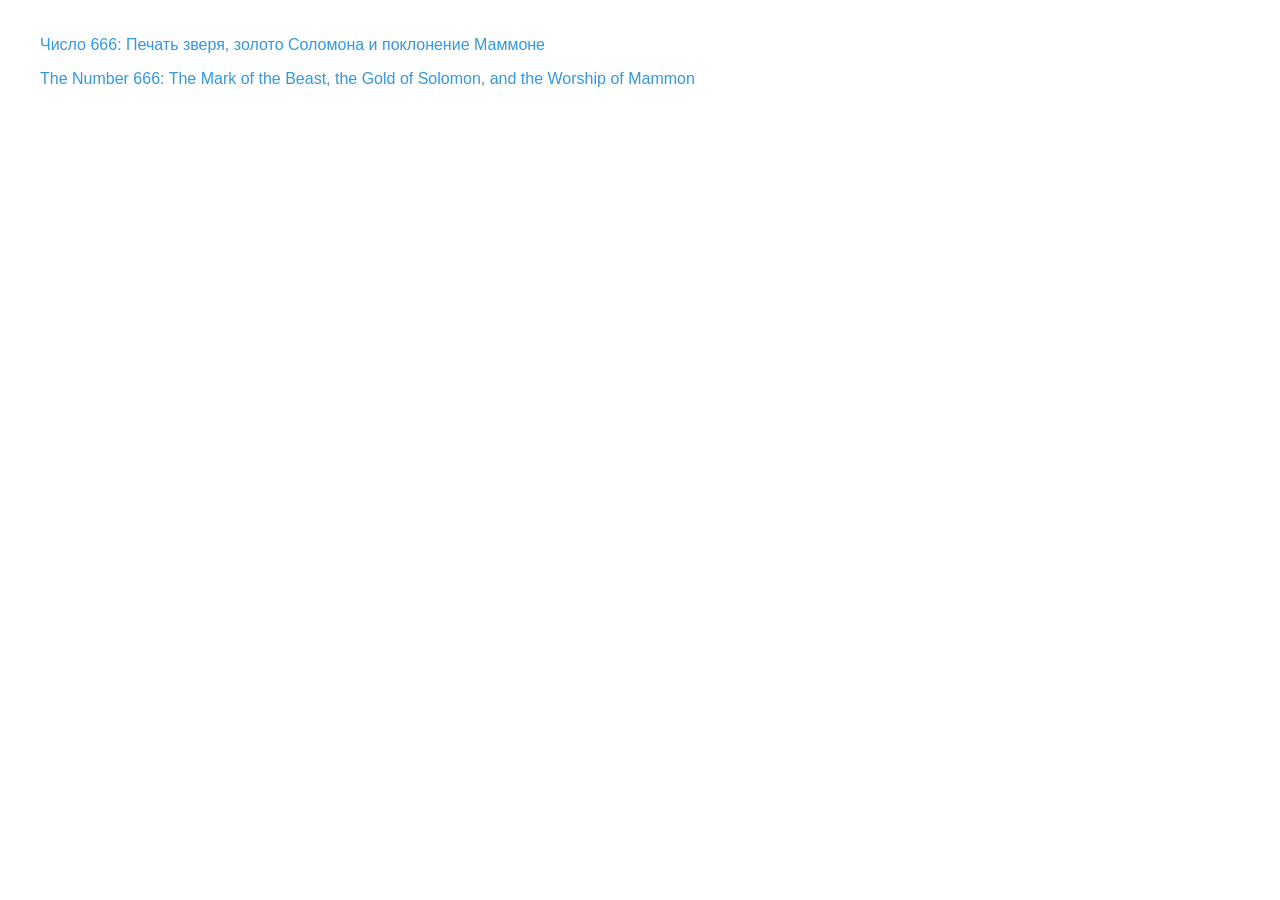
<file: index.html>
<!DOCTYPE html>
<html>
<head>
<meta charset='utf-8'>
<style>
body { font-family: Arial, sans-serif; max-width: 1200px; margin: 0 auto; padding: 20px; }
h1 { color: #2c3e50; }
h2 { color: #34495e; margin-top: 30px; }
.lesson { margin: 15px 0; padding: 10px; border-bottom: 1px solid #eee; }
.url { color: #666; font-size: 0.9em; margin: 5px 0; }
.h2-tags { color: #666; font-size: 0.9em; margin: 5px 0; }
.links { margin-left: 20px; }
a { color: #3498db; text-decoration: none; }
a:hover { text-decoration: underline; }
</style>
<meta name="google-site-verification" content="Yw55Ta77UV4H7PIwLlAgXR9eBRsBPztHZV3kgfMcGgQ" />
</head>
<body>
<p>
<a href="revelation13.html">Число 666: Печать зверя, золото Соломона и поклонение Маммоне</a>
</p>
<p>
<a href="revelation13_en.html">The Number 666: The Mark of the Beast, the Gold of Solomon, and the Worship of Mammon</a>
</p>
</body>
</html>
</file>
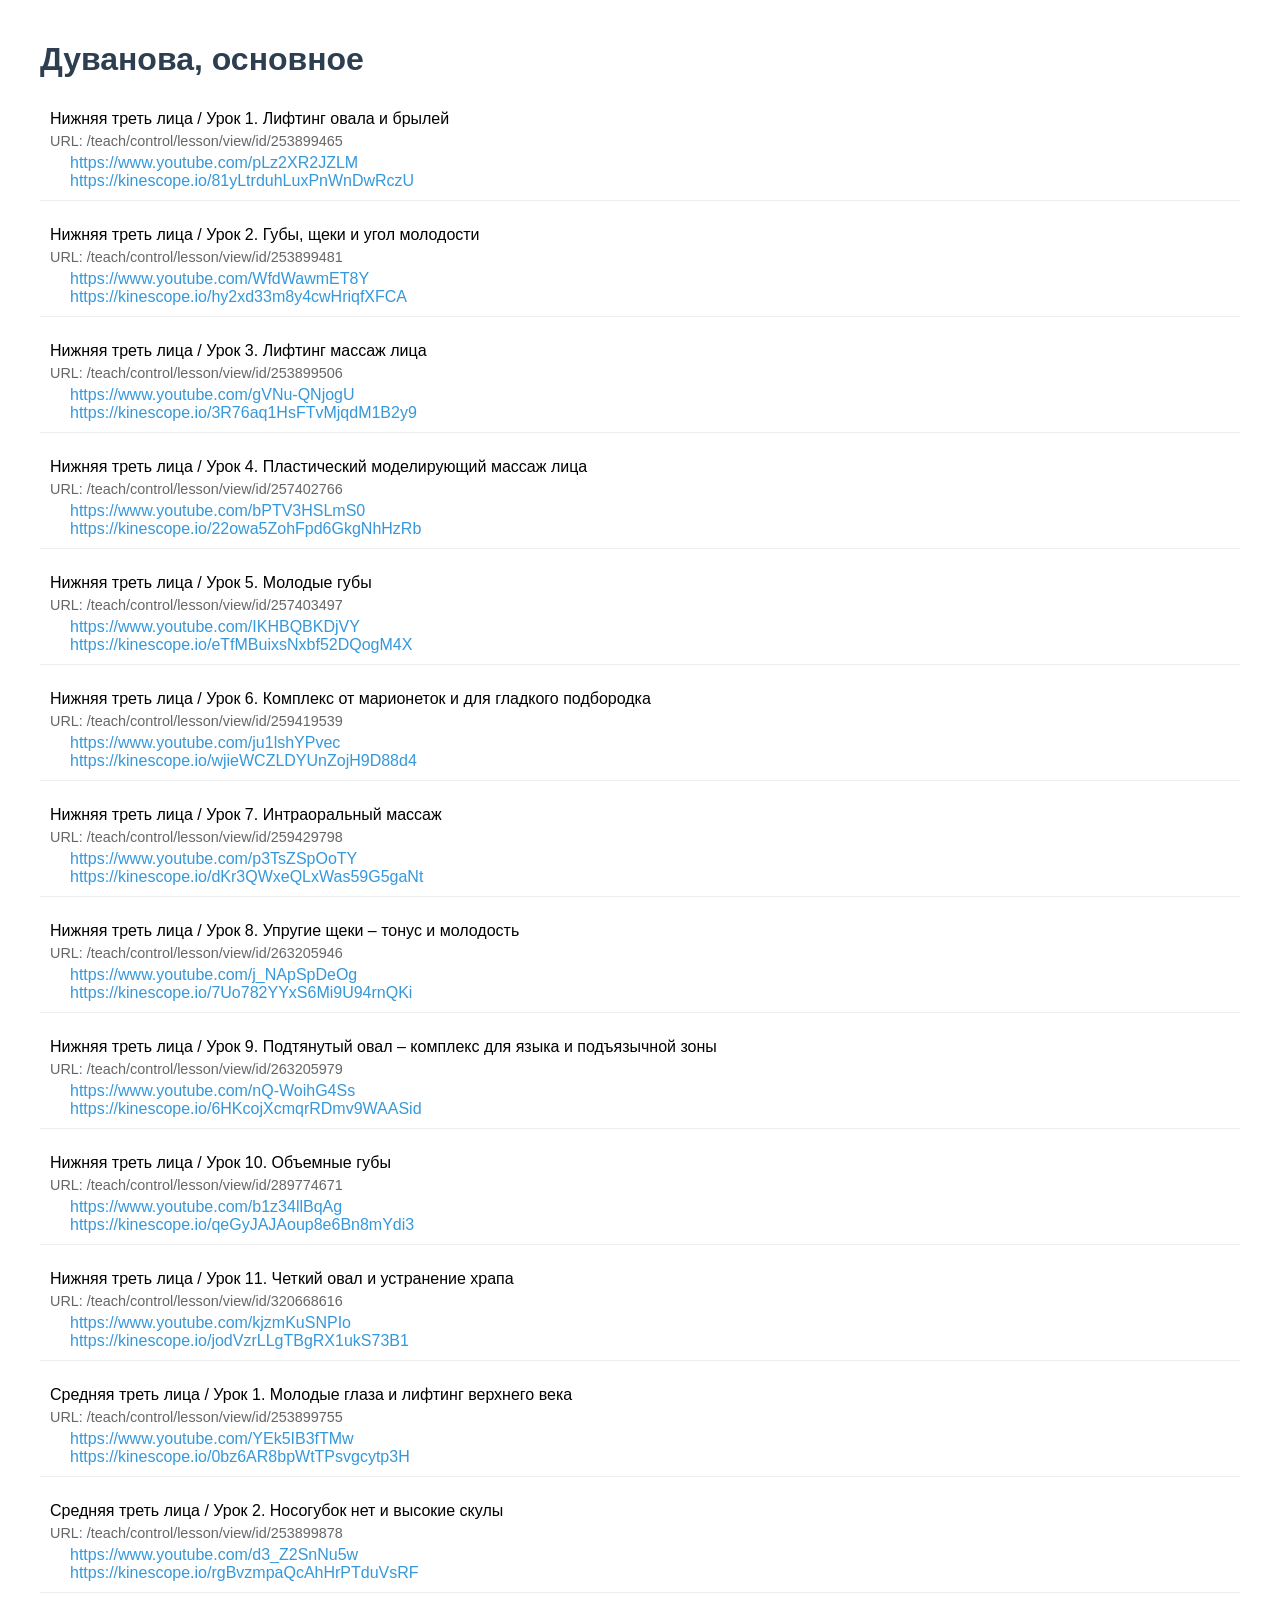
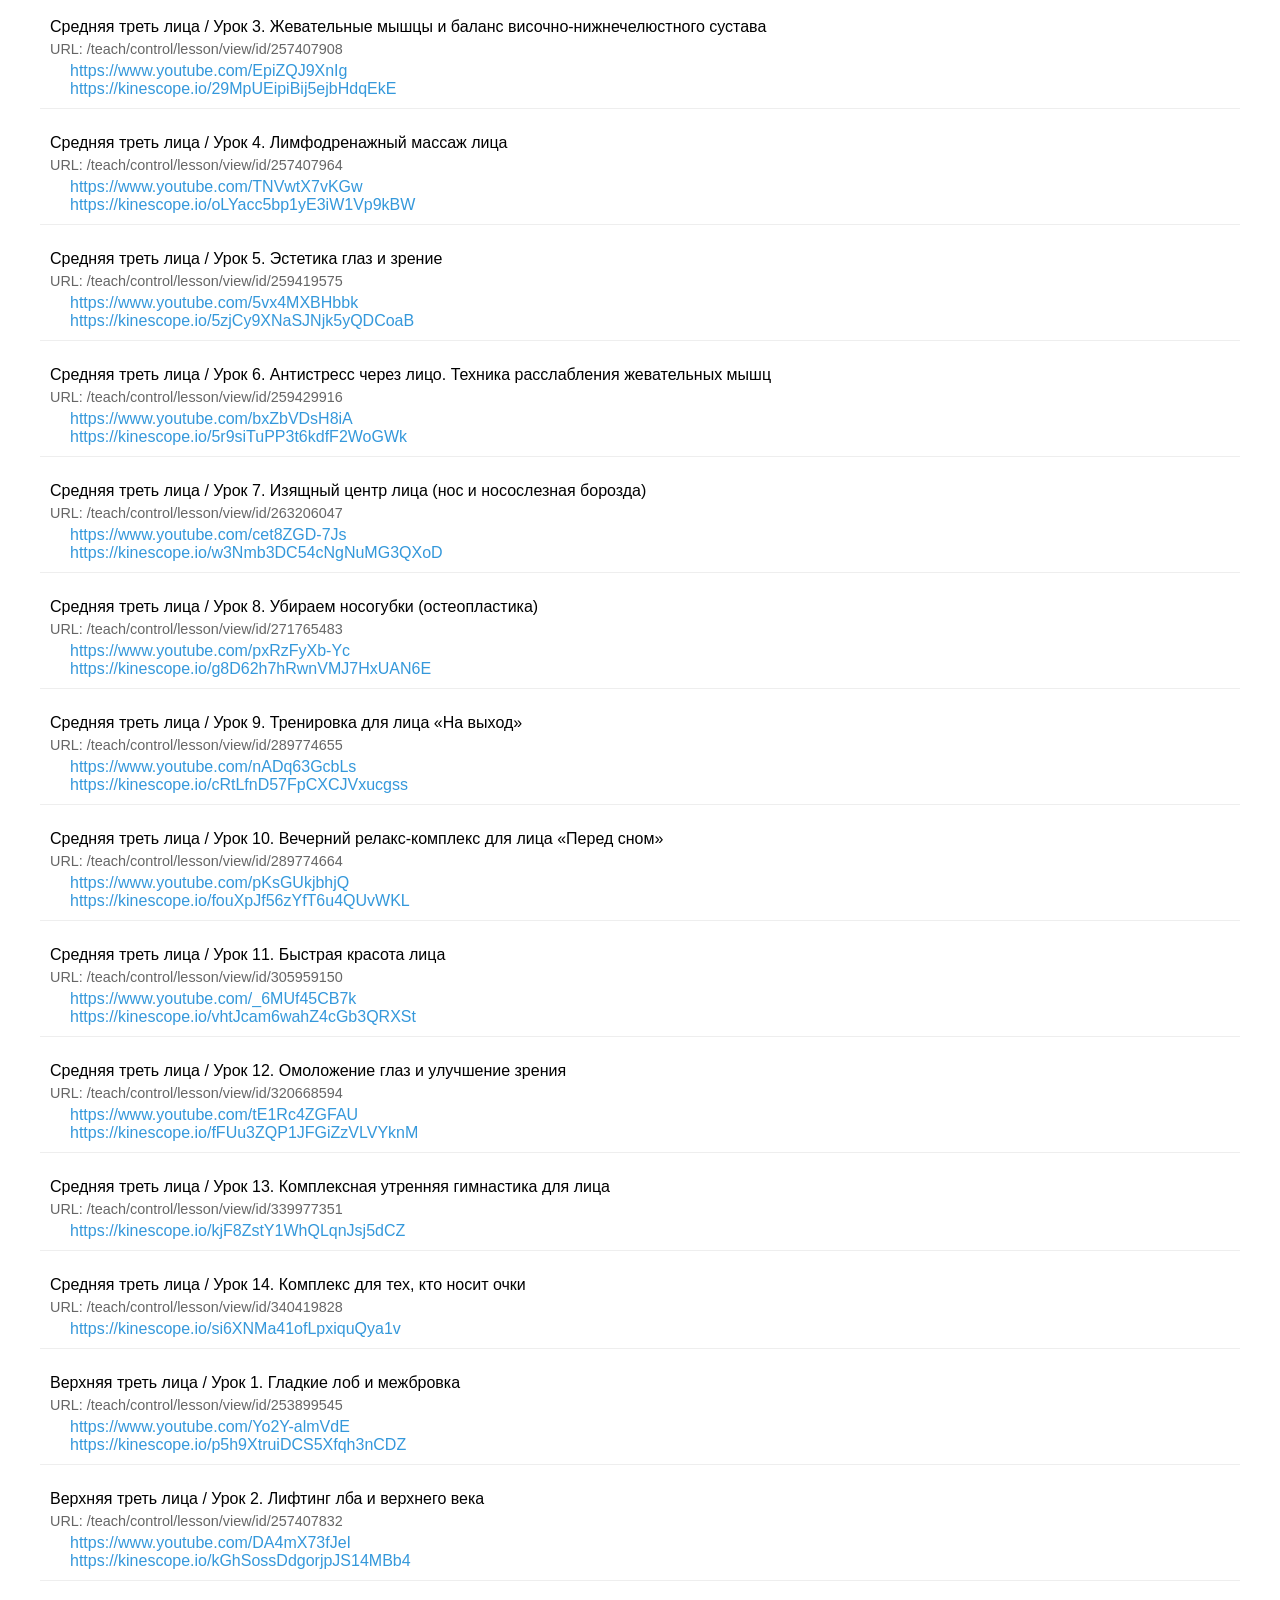
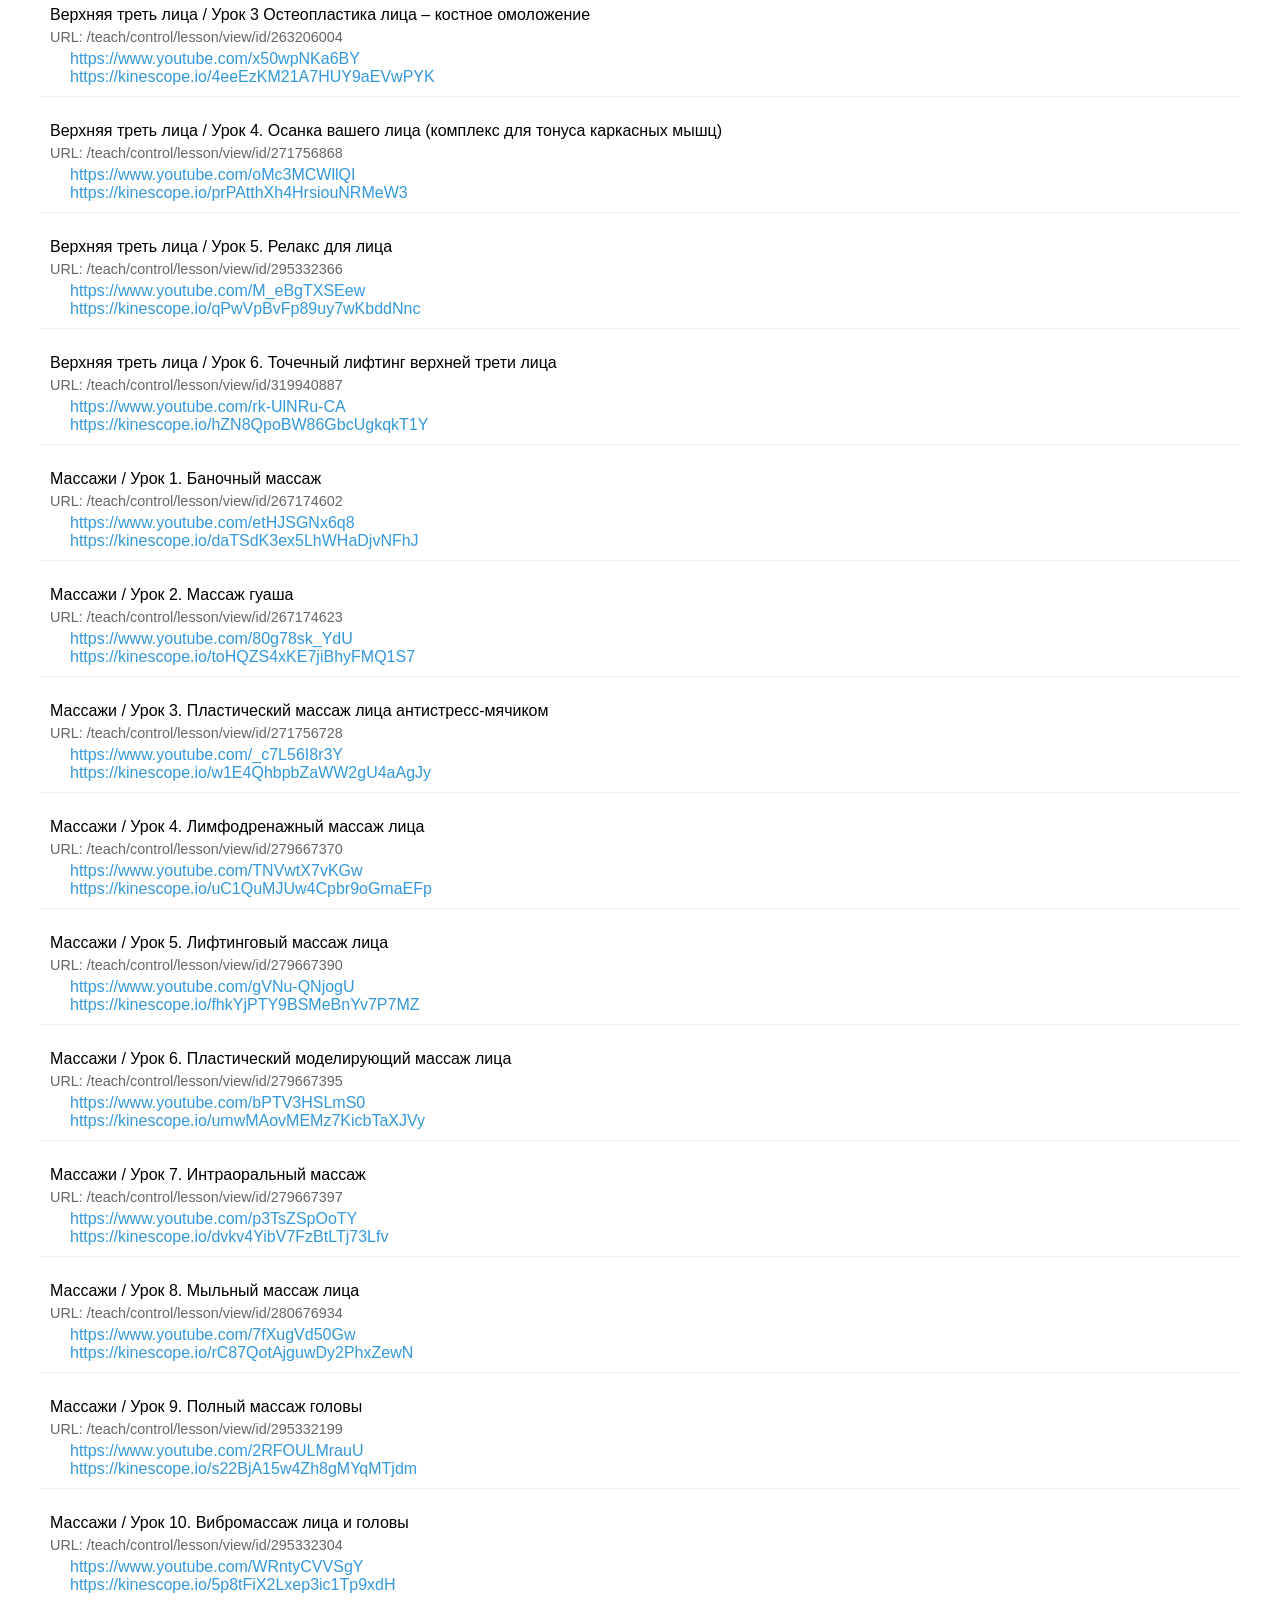
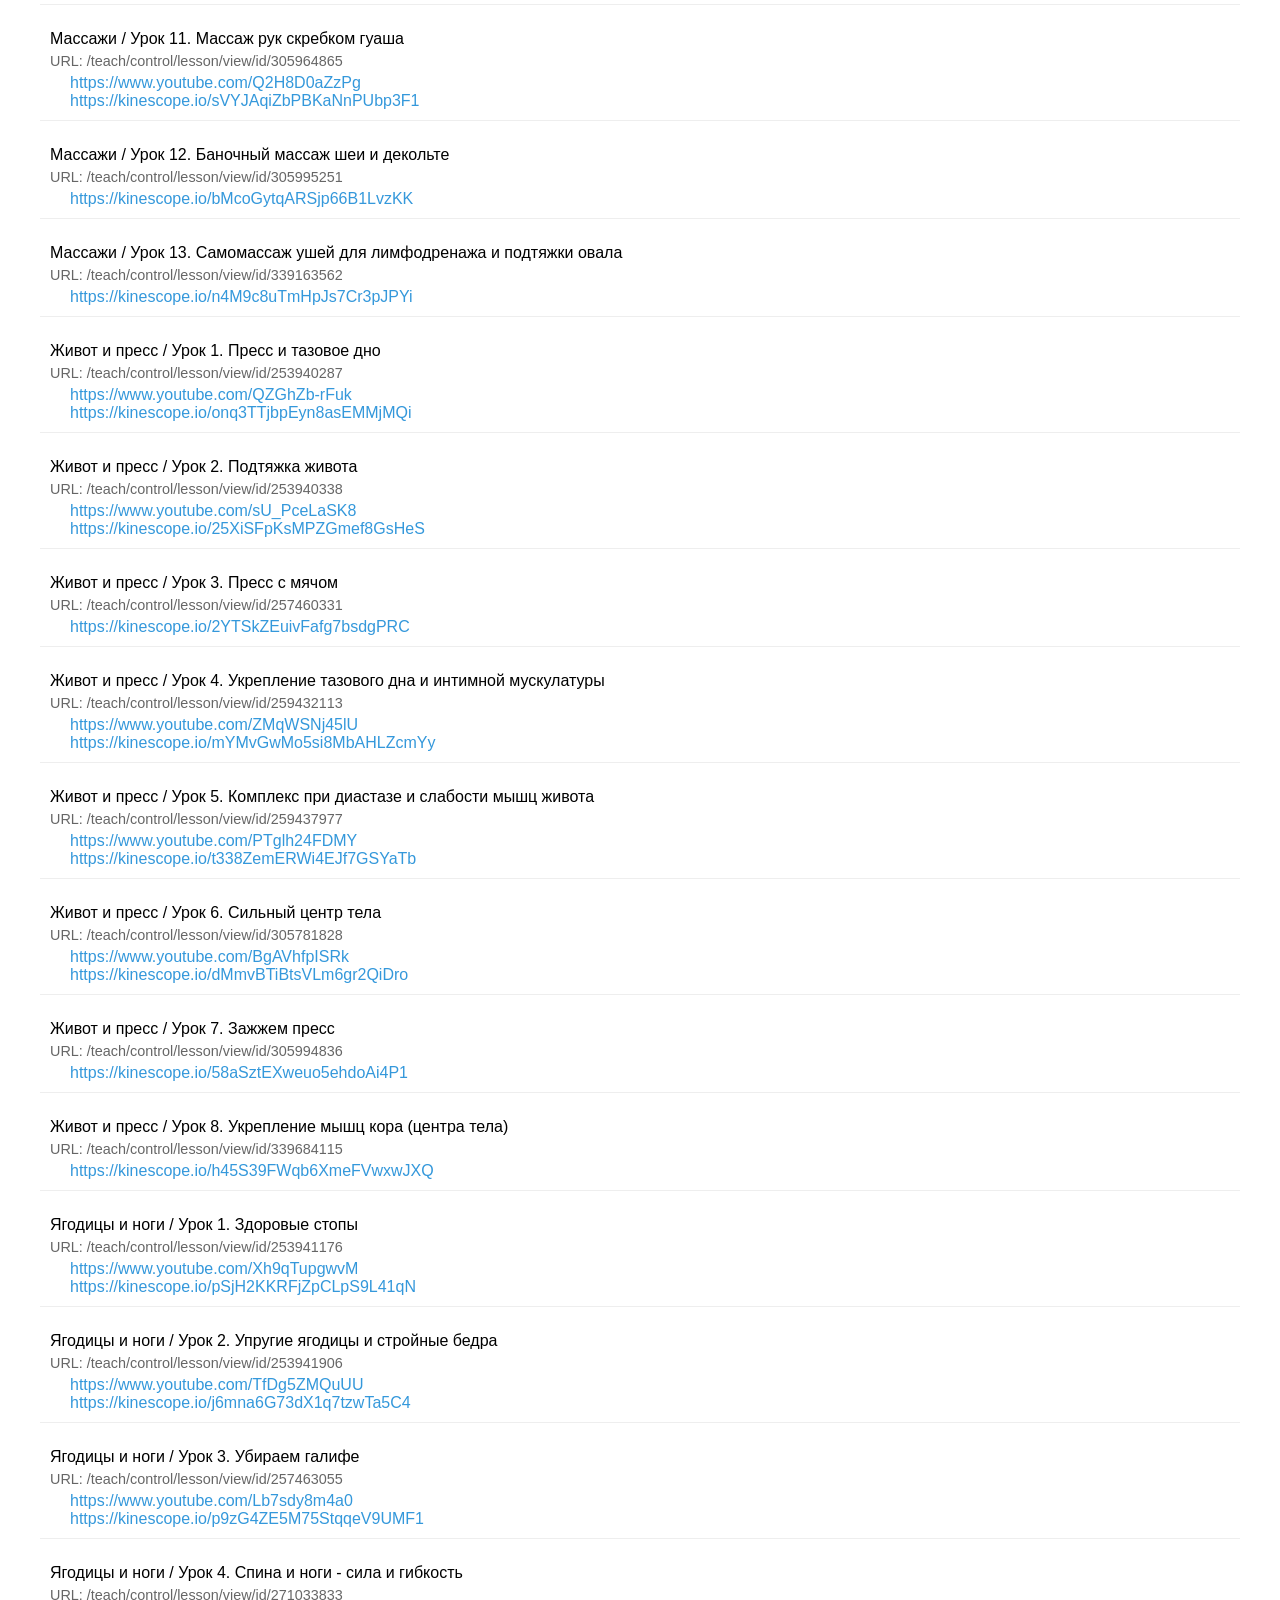
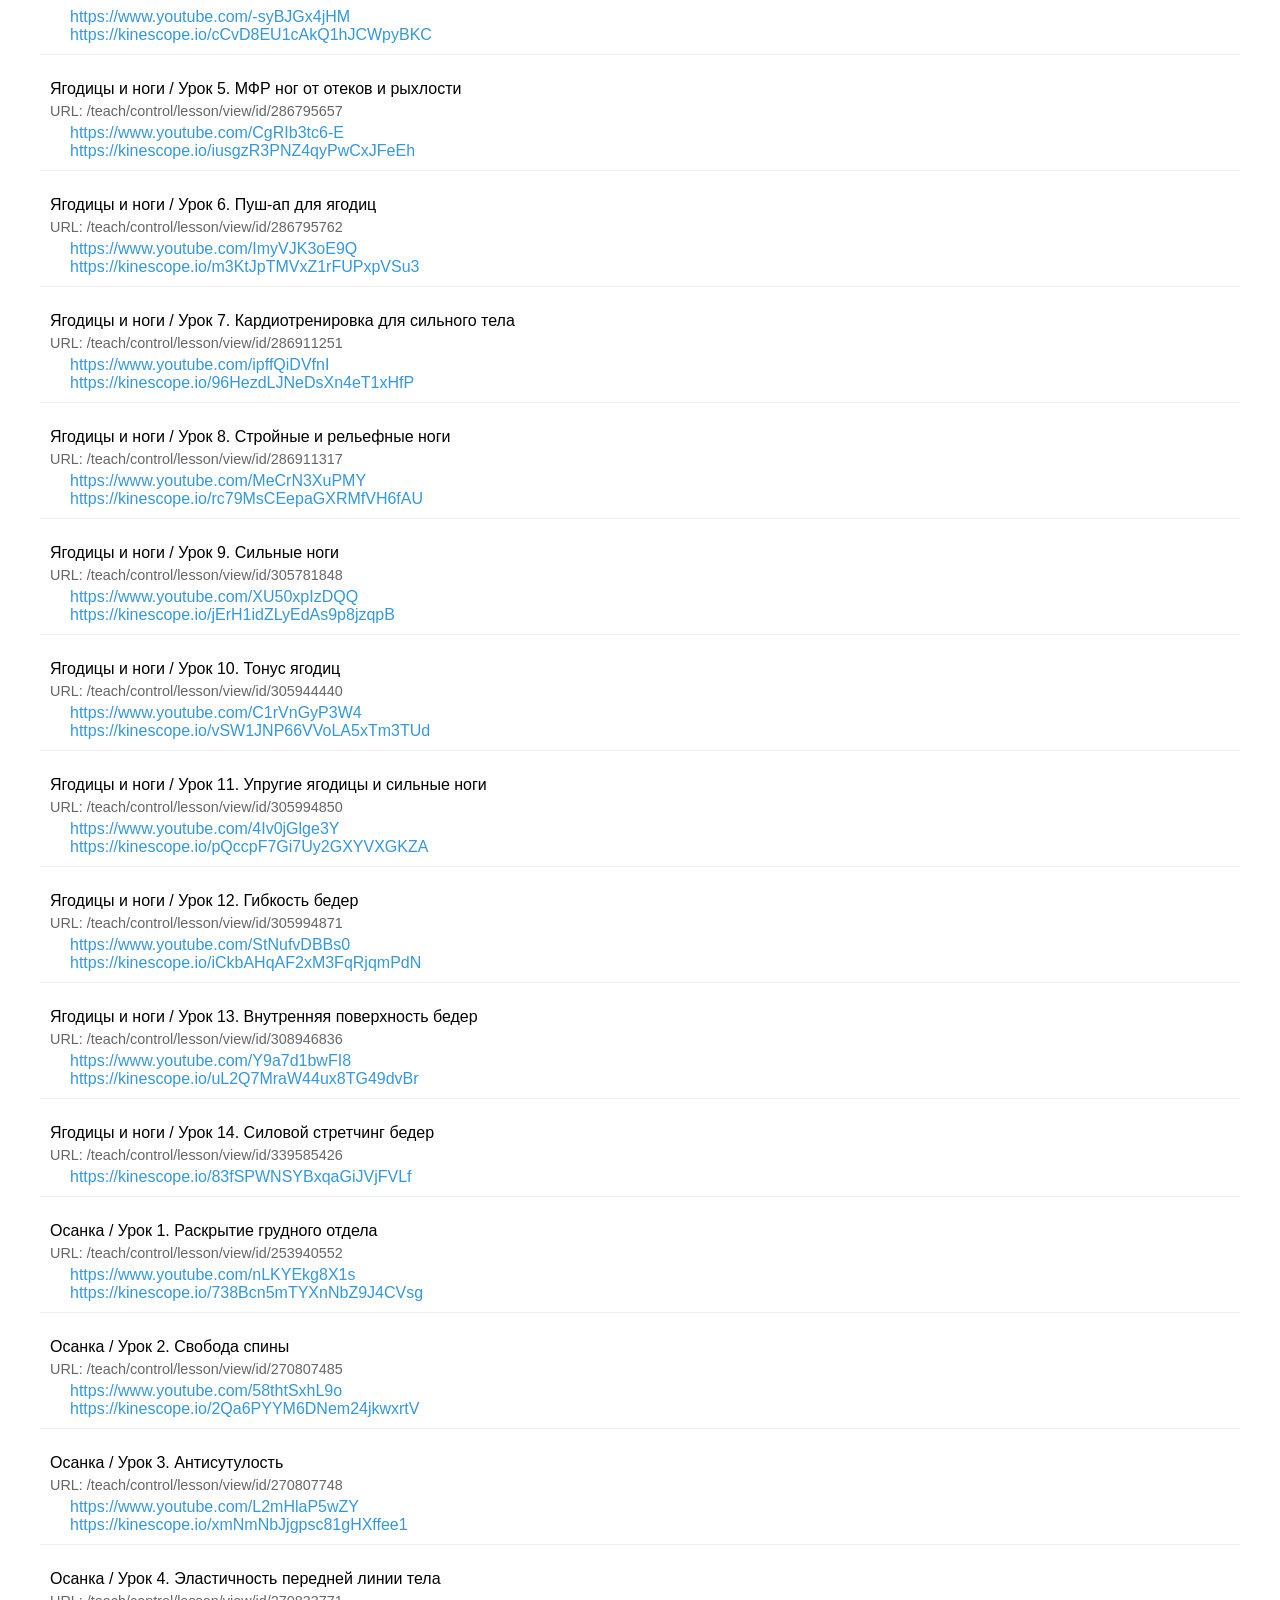
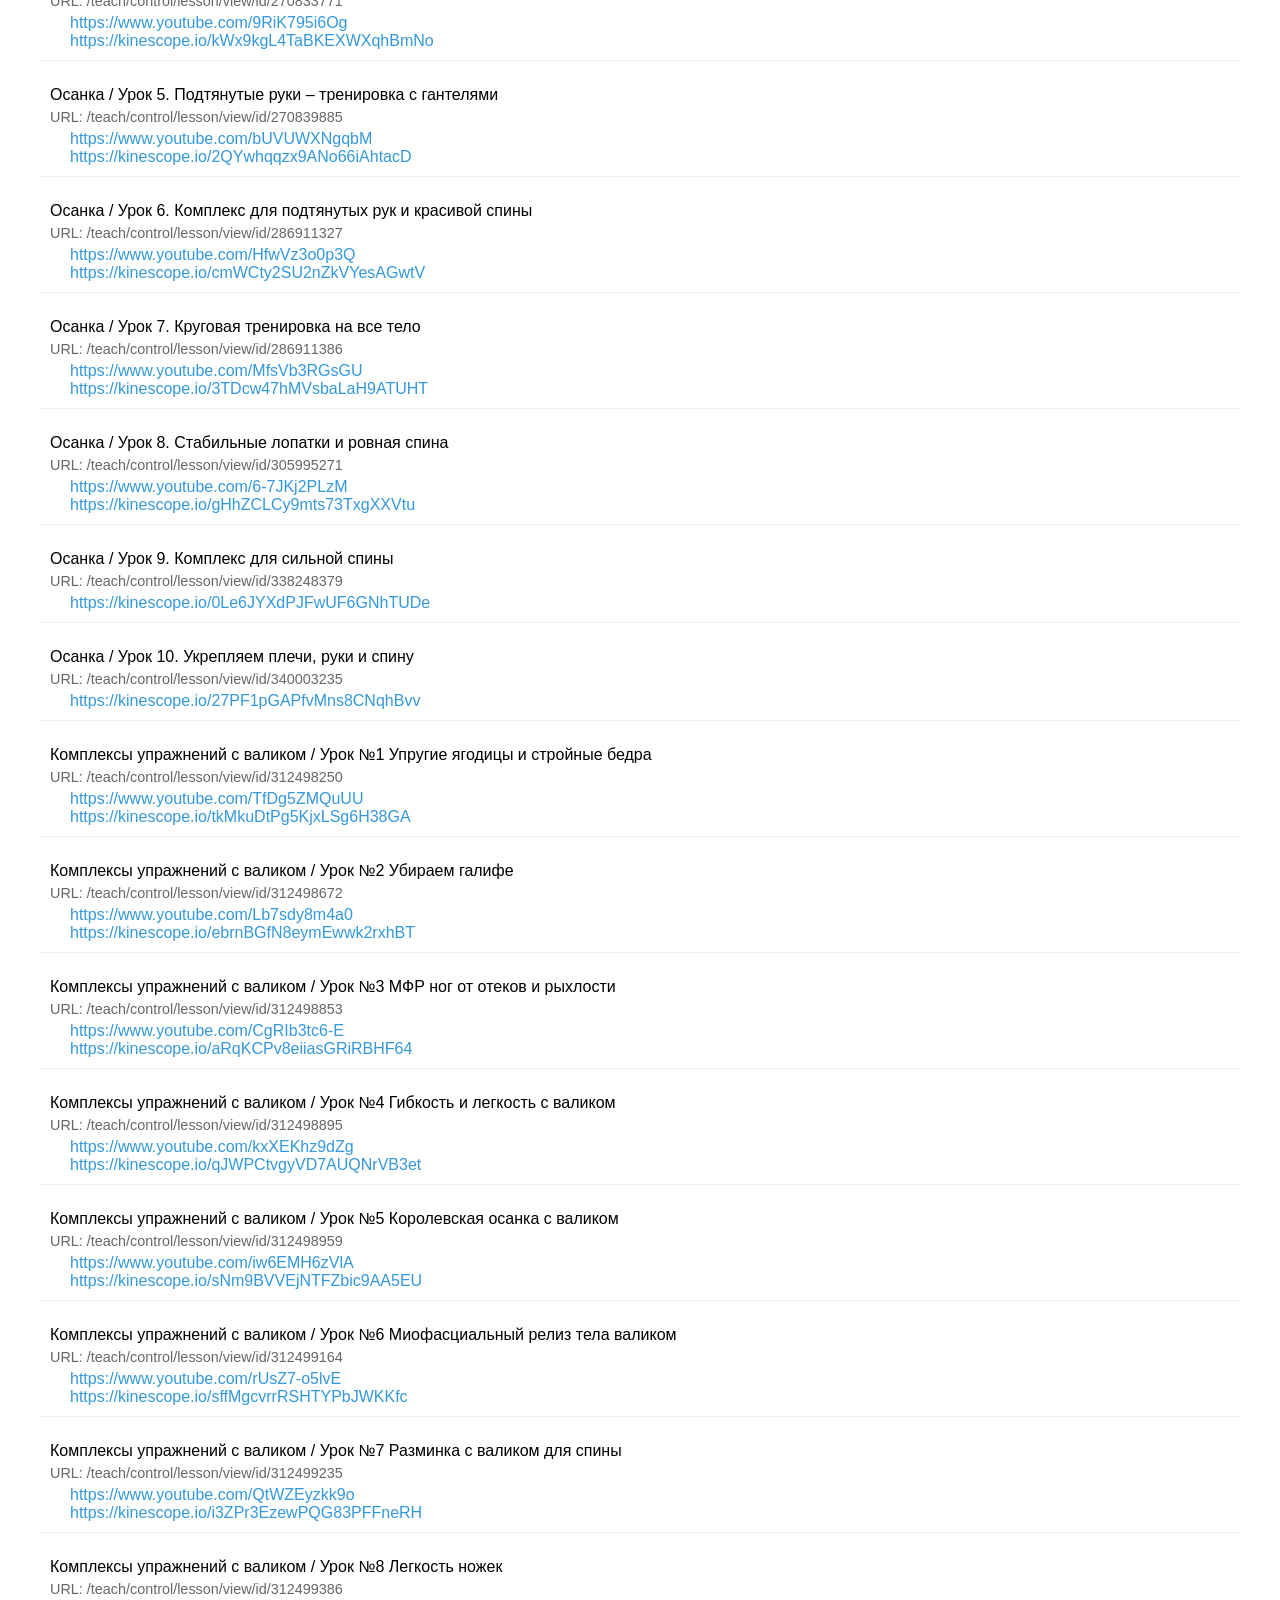
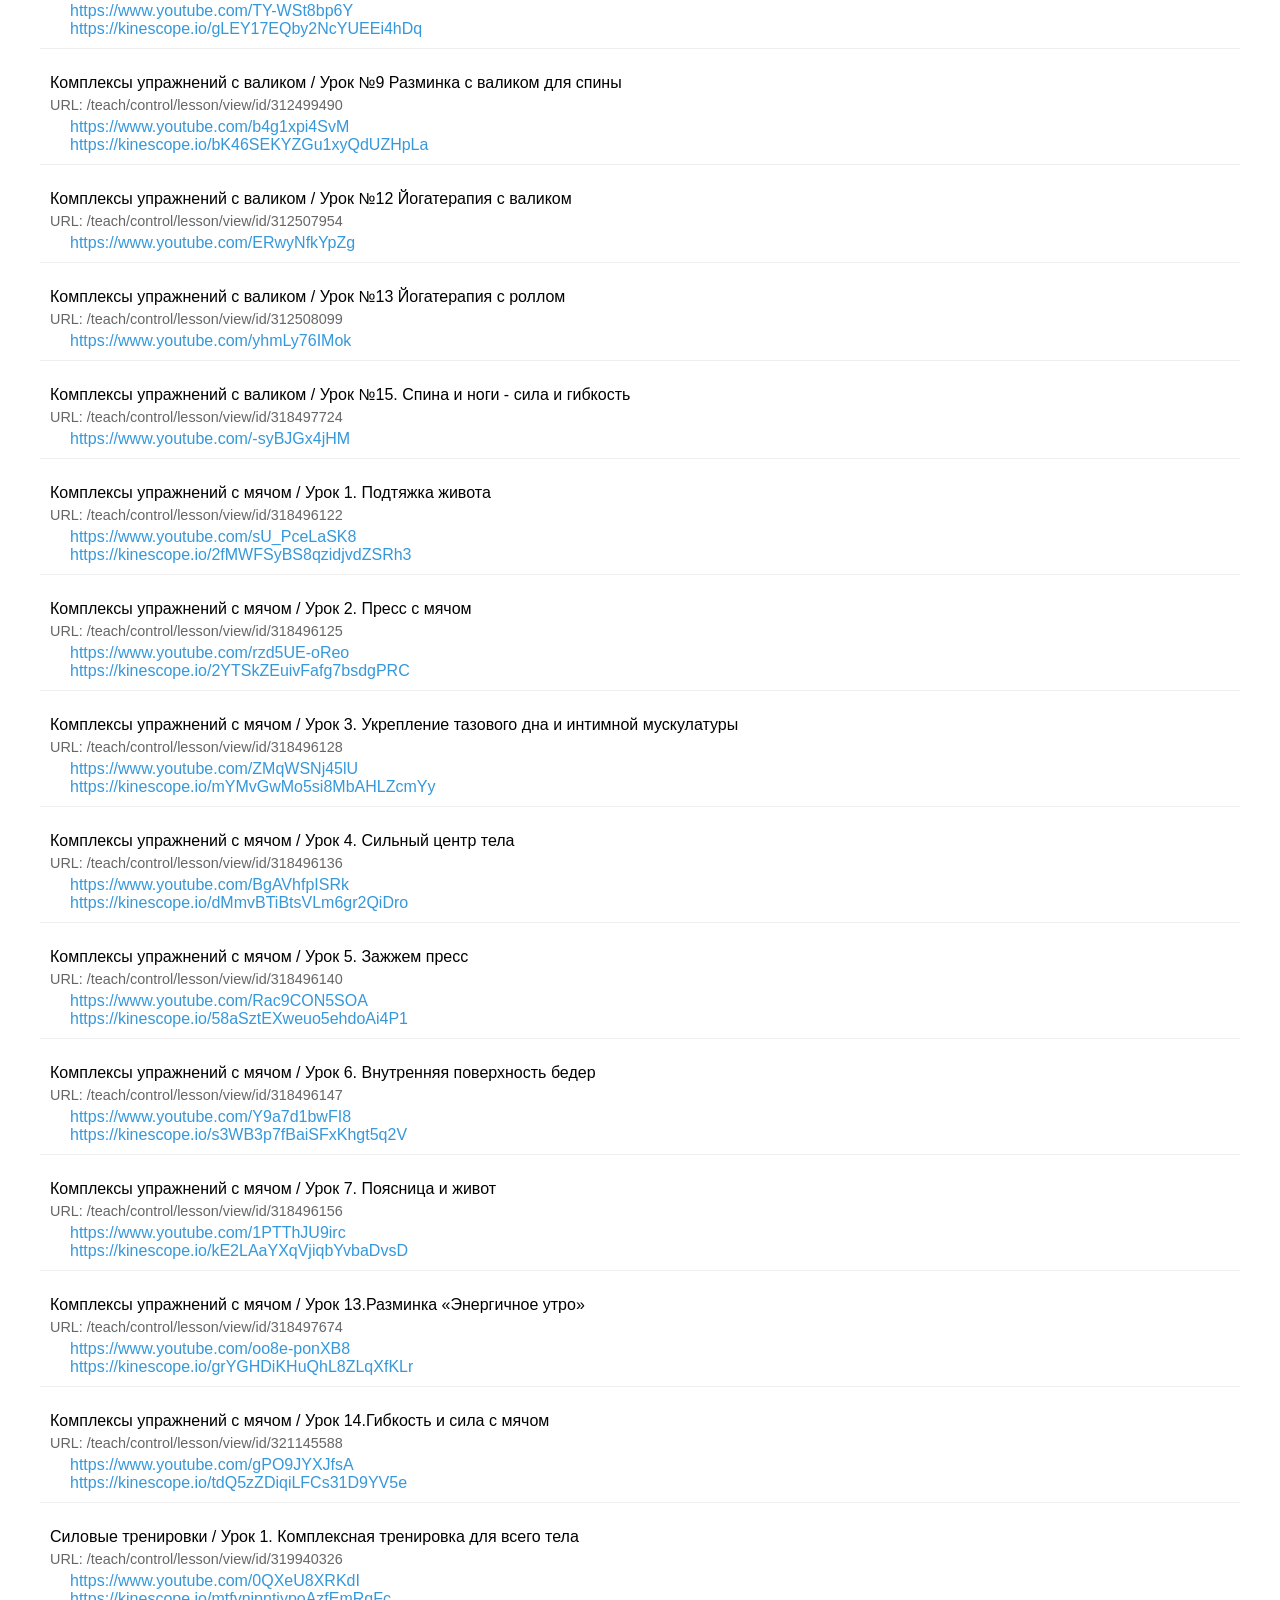
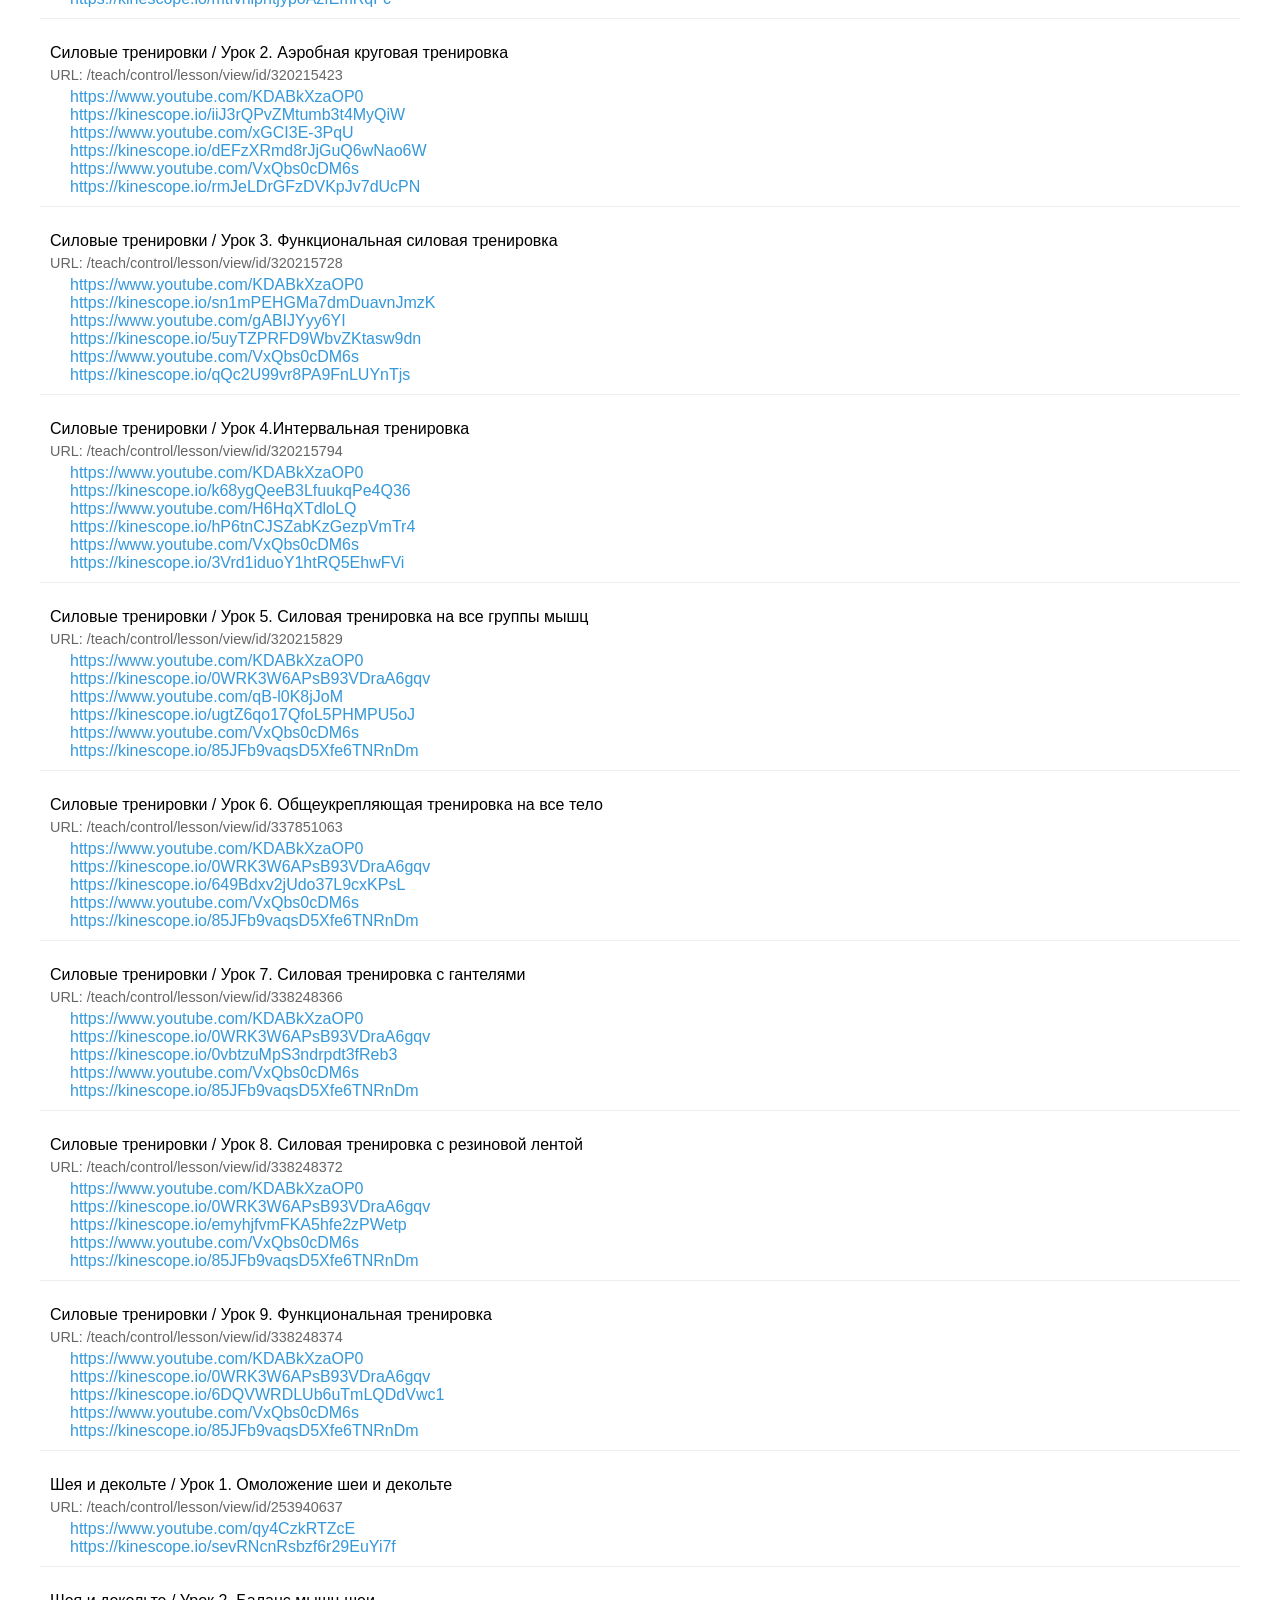
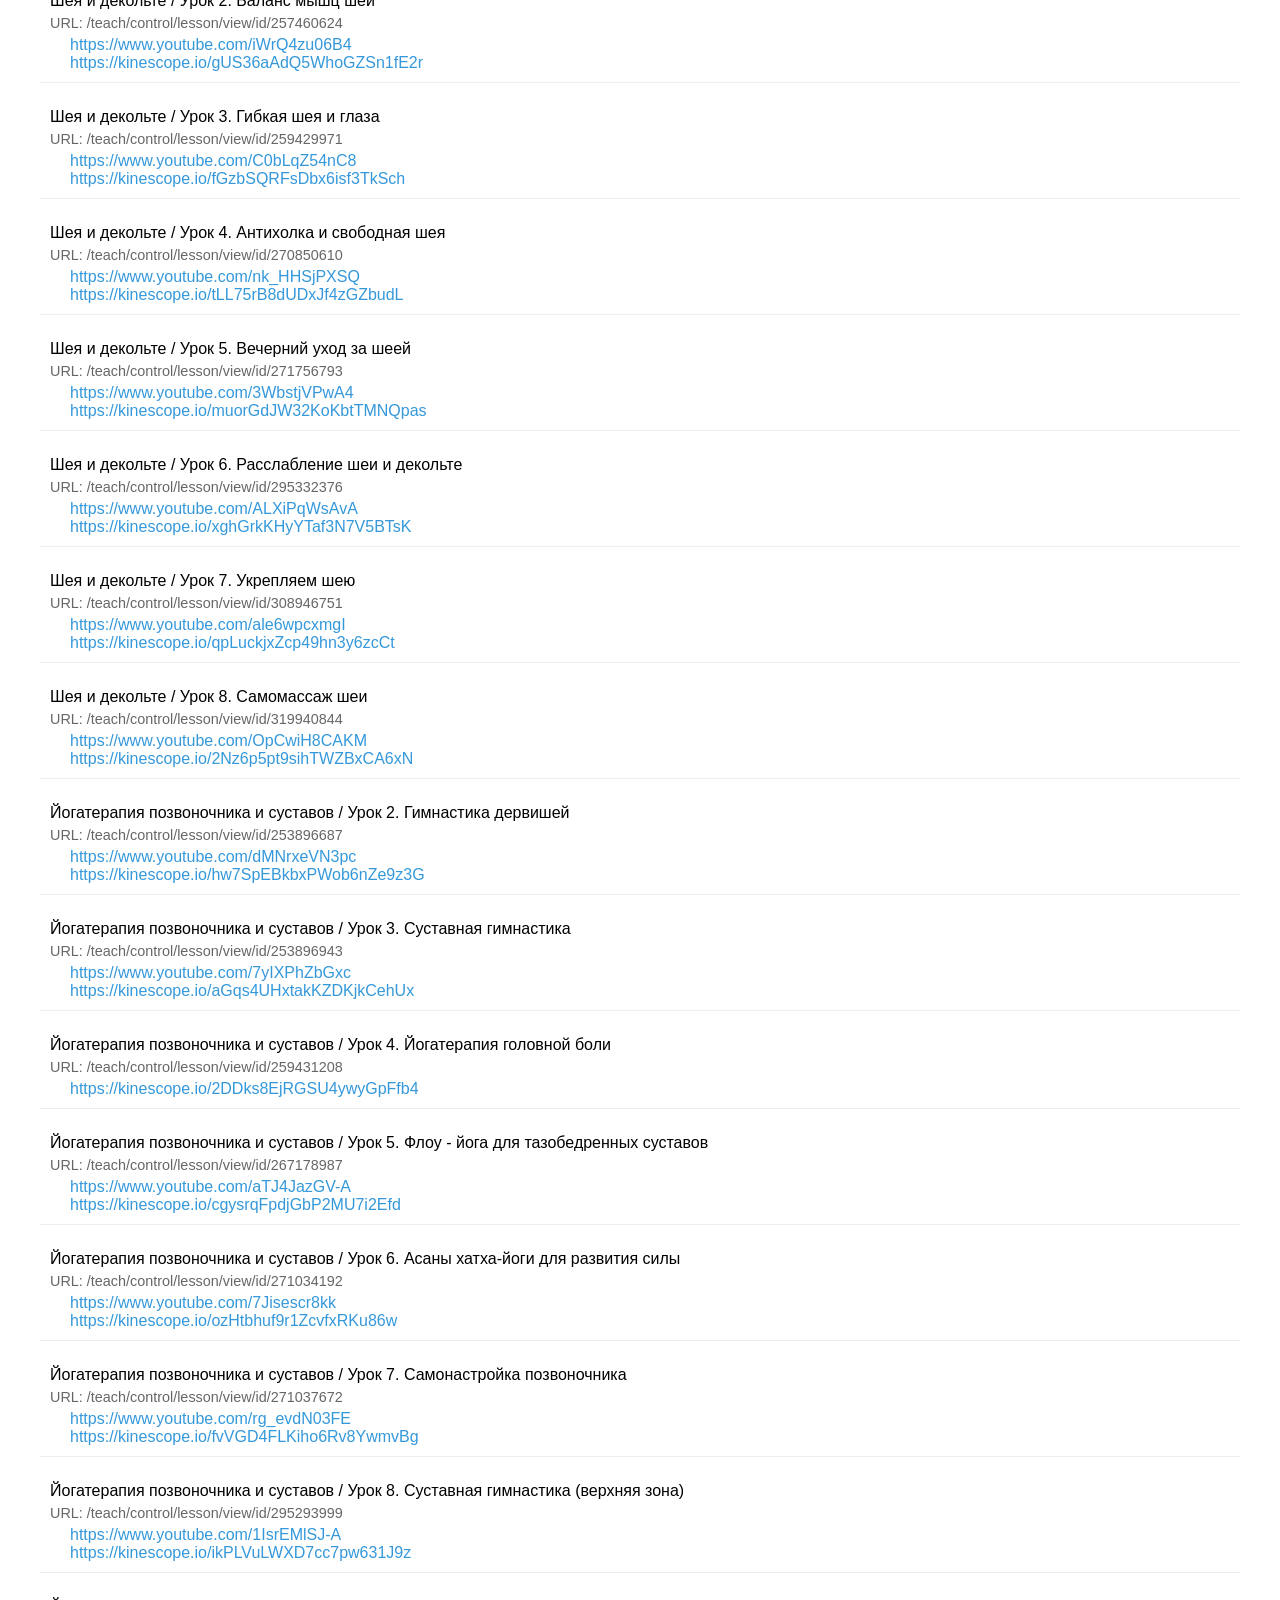
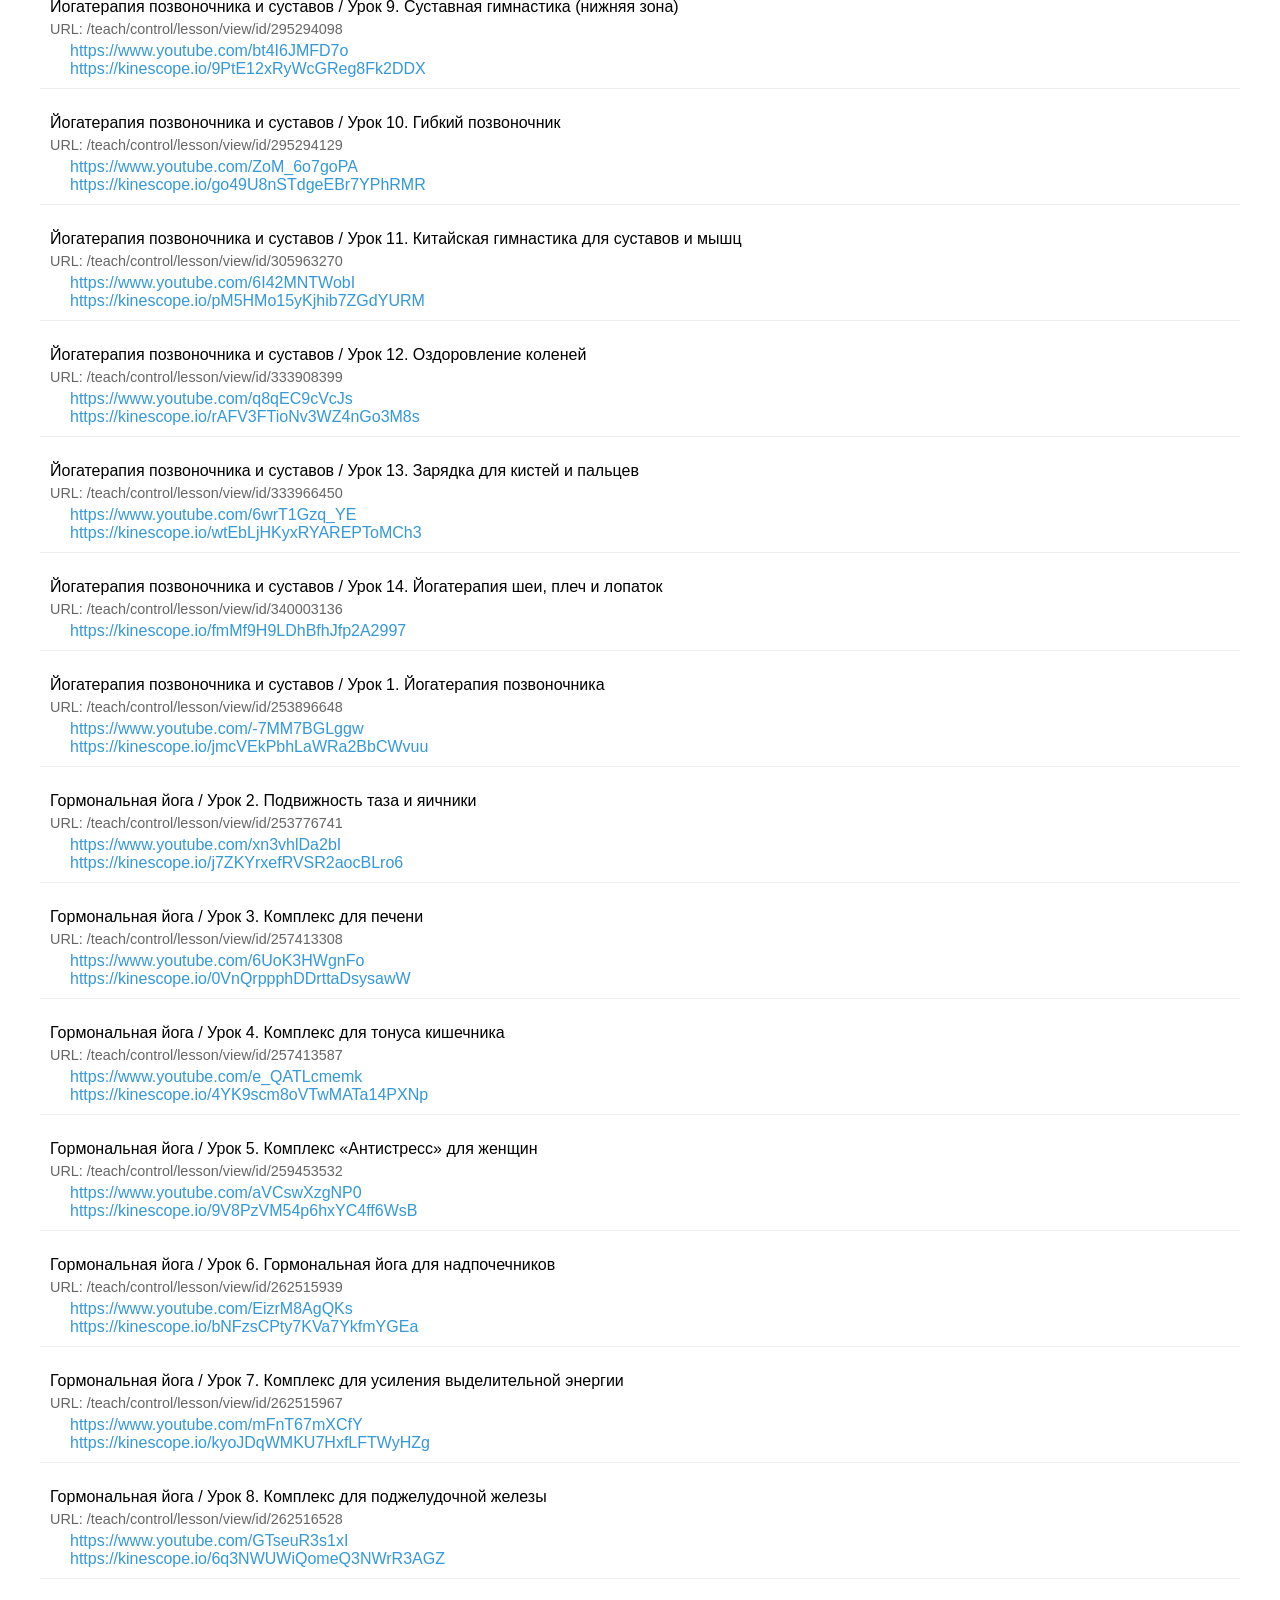
<file: duvanova.html>
<!DOCTYPE html>
<html>
<head>
<meta charset='utf-8'>
<style>
body { font-family: Arial, sans-serif; max-width: 1200px; margin: 0 auto; padding: 20px; }
h1 { color: #2c3e50; }
h2 { color: #34495e; margin-top: 30px; }
.lesson { margin: 15px 0; padding: 10px; border-bottom: 1px solid #eee; }
.url { color: #666; font-size: 0.9em; margin: 5px 0; }
.h2-tags { color: #666; font-size: 0.9em; margin: 5px 0; }
.links { margin-left: 20px; }
a { color: #3498db; text-decoration: none; }
a:hover { text-decoration: underline; }
</style>
</head>
<body>
<h1>Дуванова, основное</h1>
<div class='lesson'>
<div>Нижняя треть лица / Урок 1. Лифтинг овала и брылей</div>
<div class='url'>URL: /teach/control/lesson/view/id/253899465</div>
<div class='links'>
<a href='https://www.youtube.com/pLz2XR2JZLM' target='_blank'>https://www.youtube.com/pLz2XR2JZLM</a><br>
<a href='https://kinescope.io/81yLtrduhLuxPnWnDwRczU' target='_blank'>https://kinescope.io/81yLtrduhLuxPnWnDwRczU</a><br>
</div>
</div>
<div class='lesson'>
<div>Нижняя треть лица / Урок 2. Губы, щеки и угол молодости</div>
<div class='url'>URL: /teach/control/lesson/view/id/253899481</div>
<div class='links'>
<a href='https://www.youtube.com/WfdWawmET8Y' target='_blank'>https://www.youtube.com/WfdWawmET8Y</a><br>
<a href='https://kinescope.io/hy2xd33m8y4cwHriqfXFCA' target='_blank'>https://kinescope.io/hy2xd33m8y4cwHriqfXFCA</a><br>
</div>
</div>
<div class='lesson'>
<div>Нижняя треть лица / Урок 3. Лифтинг массаж лица</div>
<div class='url'>URL: /teach/control/lesson/view/id/253899506</div>
<div class='links'>
<a href='https://www.youtube.com/gVNu-QNjogU' target='_blank'>https://www.youtube.com/gVNu-QNjogU</a><br>
<a href='https://kinescope.io/3R76aq1HsFTvMjqdM1B2y9' target='_blank'>https://kinescope.io/3R76aq1HsFTvMjqdM1B2y9</a><br>
</div>
</div>
<div class='lesson'>
<div>Нижняя треть лица / Урок 4. Пластический моделирующий массаж лица</div>
<div class='url'>URL: /teach/control/lesson/view/id/257402766</div>
<div class='links'>
<a href='https://www.youtube.com/bPTV3HSLmS0' target='_blank'>https://www.youtube.com/bPTV3HSLmS0</a><br>
<a href='https://kinescope.io/22owa5ZohFpd6GkgNhHzRb' target='_blank'>https://kinescope.io/22owa5ZohFpd6GkgNhHzRb</a><br>
</div>
</div>
<div class='lesson'>
<div>Нижняя треть лица / Урок 5. Молодые губы</div>
<div class='url'>URL: /teach/control/lesson/view/id/257403497</div>
<div class='links'>
<a href='https://www.youtube.com/IKHBQBKDjVY' target='_blank'>https://www.youtube.com/IKHBQBKDjVY</a><br>
<a href='https://kinescope.io/eTfMBuixsNxbf52DQogM4X' target='_blank'>https://kinescope.io/eTfMBuixsNxbf52DQogM4X</a><br>
</div>
</div>
<div class='lesson'>
<div>Нижняя треть лица / Урок 6. Комплекс от марионеток и для гладкого подбородка</div>
<div class='url'>URL: /teach/control/lesson/view/id/259419539</div>
<div class='links'>
<a href='https://www.youtube.com/ju1lshYPvec' target='_blank'>https://www.youtube.com/ju1lshYPvec</a><br>
<a href='https://kinescope.io/wjieWCZLDYUnZojH9D88d4' target='_blank'>https://kinescope.io/wjieWCZLDYUnZojH9D88d4</a><br>
</div>
</div>
<div class='lesson'>
<div>Нижняя треть лица / Урок 7. Интраоральный массаж</div>
<div class='url'>URL: /teach/control/lesson/view/id/259429798</div>
<div class='links'>
<a href='https://www.youtube.com/p3TsZSpOoTY' target='_blank'>https://www.youtube.com/p3TsZSpOoTY</a><br>
<a href='https://kinescope.io/dKr3QWxeQLxWas59G5gaNt' target='_blank'>https://kinescope.io/dKr3QWxeQLxWas59G5gaNt</a><br>
</div>
</div>
<div class='lesson'>
<div>Нижняя треть лица / Урок 8. Упругие щеки – тонус и молодость</div>
<div class='url'>URL: /teach/control/lesson/view/id/263205946</div>
<div class='links'>
<a href='https://www.youtube.com/j_NApSpDeOg' target='_blank'>https://www.youtube.com/j_NApSpDeOg</a><br>
<a href='https://kinescope.io/7Uo782YYxS6Mi9U94rnQKi' target='_blank'>https://kinescope.io/7Uo782YYxS6Mi9U94rnQKi</a><br>
</div>
</div>
<div class='lesson'>
<div>Нижняя треть лица / Урок 9. Подтянутый овал – комплекс для языка и подъязычной зоны</div>
<div class='url'>URL: /teach/control/lesson/view/id/263205979</div>
<div class='links'>
<a href='https://www.youtube.com/nQ-WoihG4Ss' target='_blank'>https://www.youtube.com/nQ-WoihG4Ss</a><br>
<a href='https://kinescope.io/6HKcojXcmqrRDmv9WAASid' target='_blank'>https://kinescope.io/6HKcojXcmqrRDmv9WAASid</a><br>
</div>
</div>
<div class='lesson'>
<div>Нижняя треть лица / Урок 10. Объемные губы</div>
<div class='url'>URL: /teach/control/lesson/view/id/289774671</div>
<div class='links'>
<a href='https://www.youtube.com/b1z34llBqAg' target='_blank'>https://www.youtube.com/b1z34llBqAg</a><br>
<a href='https://kinescope.io/qeGyJAJAoup8e6Bn8mYdi3' target='_blank'>https://kinescope.io/qeGyJAJAoup8e6Bn8mYdi3</a><br>
</div>
</div>
<div class='lesson'>
<div>Нижняя треть лица / Урок 11. Четкий овал и устранение храпа</div>
<div class='url'>URL: /teach/control/lesson/view/id/320668616</div>
<div class='links'>
<a href='https://www.youtube.com/kjzmKuSNPIo' target='_blank'>https://www.youtube.com/kjzmKuSNPIo</a><br>
<a href='https://kinescope.io/jodVzrLLgTBgRX1ukS73B1' target='_blank'>https://kinescope.io/jodVzrLLgTBgRX1ukS73B1</a><br>
</div>
</div>
<div class='lesson'>
<div>Средняя треть лица / Урок 1. Молодые глаза и лифтинг верхнего века</div>
<div class='url'>URL: /teach/control/lesson/view/id/253899755</div>
<div class='links'>
<a href='https://www.youtube.com/YEk5IB3fTMw' target='_blank'>https://www.youtube.com/YEk5IB3fTMw</a><br>
<a href='https://kinescope.io/0bz6AR8bpWtTPsvgcytp3H' target='_blank'>https://kinescope.io/0bz6AR8bpWtTPsvgcytp3H</a><br>
</div>
</div>
<div class='lesson'>
<div>Средняя треть лица / Урок 2. Носогубок нет и высокие скулы</div>
<div class='url'>URL: /teach/control/lesson/view/id/253899878</div>
<div class='links'>
<a href='https://www.youtube.com/d3_Z2SnNu5w' target='_blank'>https://www.youtube.com/d3_Z2SnNu5w</a><br>
<a href='https://kinescope.io/rgBvzmpaQcAhHrPTduVsRF' target='_blank'>https://kinescope.io/rgBvzmpaQcAhHrPTduVsRF</a><br>
</div>
</div>
<div class='lesson'>
<div>Средняя треть лица / Урок 3. Жевательные мышцы и баланс височно-нижнечелюстного сустава</div>
<div class='url'>URL: /teach/control/lesson/view/id/257407908</div>
<div class='links'>
<a href='https://www.youtube.com/EpiZQJ9XnIg' target='_blank'>https://www.youtube.com/EpiZQJ9XnIg</a><br>
<a href='https://kinescope.io/29MpUEipiBij5ejbHdqEkE' target='_blank'>https://kinescope.io/29MpUEipiBij5ejbHdqEkE</a><br>
</div>
</div>
<div class='lesson'>
<div>Средняя треть лица / Урок 4. Лимфодренажный массаж лица</div>
<div class='url'>URL: /teach/control/lesson/view/id/257407964</div>
<div class='links'>
<a href='https://www.youtube.com/TNVwtX7vKGw' target='_blank'>https://www.youtube.com/TNVwtX7vKGw</a><br>
<a href='https://kinescope.io/oLYacc5bp1yE3iW1Vp9kBW' target='_blank'>https://kinescope.io/oLYacc5bp1yE3iW1Vp9kBW</a><br>
</div>
</div>
<div class='lesson'>
<div>Средняя треть лица / Урок 5. Эстетика глаз и зрение</div>
<div class='url'>URL: /teach/control/lesson/view/id/259419575</div>
<div class='links'>
<a href='https://www.youtube.com/5vx4MXBHbbk' target='_blank'>https://www.youtube.com/5vx4MXBHbbk</a><br>
<a href='https://kinescope.io/5zjCy9XNaSJNjk5yQDCoaB' target='_blank'>https://kinescope.io/5zjCy9XNaSJNjk5yQDCoaB</a><br>
</div>
</div>
<div class='lesson'>
<div>Средняя треть лица / Урок 6. Антистресс через лицо. Техника расслабления жевательных мышц</div>
<div class='url'>URL: /teach/control/lesson/view/id/259429916</div>
<div class='links'>
<a href='https://www.youtube.com/bxZbVDsH8iA' target='_blank'>https://www.youtube.com/bxZbVDsH8iA</a><br>
<a href='https://kinescope.io/5r9siTuPP3t6kdfF2WoGWk' target='_blank'>https://kinescope.io/5r9siTuPP3t6kdfF2WoGWk</a><br>
</div>
</div>
<div class='lesson'>
<div>Средняя треть лица / Урок 7. Изящный центр лица (нос и носослезная борозда)</div>
<div class='url'>URL: /teach/control/lesson/view/id/263206047</div>
<div class='links'>
<a href='https://www.youtube.com/cet8ZGD-7Js' target='_blank'>https://www.youtube.com/cet8ZGD-7Js</a><br>
<a href='https://kinescope.io/w3Nmb3DC54cNgNuMG3QXoD' target='_blank'>https://kinescope.io/w3Nmb3DC54cNgNuMG3QXoD</a><br>
</div>
</div>
<div class='lesson'>
<div>Средняя треть лица / Урок 8.  Убираем носогубки (остеопластика)</div>
<div class='url'>URL: /teach/control/lesson/view/id/271765483</div>
<div class='links'>
<a href='https://www.youtube.com/pxRzFyXb-Yc' target='_blank'>https://www.youtube.com/pxRzFyXb-Yc</a><br>
<a href='https://kinescope.io/g8D62h7hRwnVMJ7HxUAN6E' target='_blank'>https://kinescope.io/g8D62h7hRwnVMJ7HxUAN6E</a><br>
</div>
</div>
<div class='lesson'>
<div>Средняя треть лица / Урок 9.  Тренировка для лица «На выход»</div>
<div class='url'>URL: /teach/control/lesson/view/id/289774655</div>
<div class='links'>
<a href='https://www.youtube.com/nADq63GcbLs' target='_blank'>https://www.youtube.com/nADq63GcbLs</a><br>
<a href='https://kinescope.io/cRtLfnD57FpCXCJVxucgss' target='_blank'>https://kinescope.io/cRtLfnD57FpCXCJVxucgss</a><br>
</div>
</div>
<div class='lesson'>
<div>Средняя треть лица / Урок 10. Вечерний релакс-комплекс для лица «Перед сном»</div>
<div class='url'>URL: /teach/control/lesson/view/id/289774664</div>
<div class='links'>
<a href='https://www.youtube.com/pKsGUkjbhjQ' target='_blank'>https://www.youtube.com/pKsGUkjbhjQ</a><br>
<a href='https://kinescope.io/fouXpJf56zYfT6u4QUvWKL' target='_blank'>https://kinescope.io/fouXpJf56zYfT6u4QUvWKL</a><br>
</div>
</div>
<div class='lesson'>
<div>Средняя треть лица / Урок 11. Быстрая красота лица</div>
<div class='url'>URL: /teach/control/lesson/view/id/305959150</div>
<div class='links'>
<a href='https://www.youtube.com/_6MUf45CB7k' target='_blank'>https://www.youtube.com/_6MUf45CB7k</a><br>
<a href='https://kinescope.io/vhtJcam6wahZ4cGb3QRXSt' target='_blank'>https://kinescope.io/vhtJcam6wahZ4cGb3QRXSt</a><br>
</div>
</div>
<div class='lesson'>
<div>Средняя треть лица / Урок 12. Омоложение глаз и улучшение зрения</div>
<div class='url'>URL: /teach/control/lesson/view/id/320668594</div>
<div class='links'>
<a href='https://www.youtube.com/tE1Rc4ZGFAU' target='_blank'>https://www.youtube.com/tE1Rc4ZGFAU</a><br>
<a href='https://kinescope.io/fFUu3ZQP1JFGiZzVLVYknM' target='_blank'>https://kinescope.io/fFUu3ZQP1JFGiZzVLVYknM</a><br>
</div>
</div>
<div class='lesson'>
<div>Средняя треть лица / Урок 13. Комплексная утренняя гимнастика для лица</div>
<div class='url'>URL: /teach/control/lesson/view/id/339977351</div>
<div class='links'>
<a href='https://kinescope.io/kjF8ZstY1WhQLqnJsj5dCZ' target='_blank'>https://kinescope.io/kjF8ZstY1WhQLqnJsj5dCZ</a><br>
</div>
</div>
<div class='lesson'>
<div>Средняя треть лица / Урок 14.  Комплекс для тех, кто носит очки</div>
<div class='url'>URL: /teach/control/lesson/view/id/340419828</div>
<div class='links'>
<a href='https://kinescope.io/si6XNMa41ofLpxiquQya1v' target='_blank'>https://kinescope.io/si6XNMa41ofLpxiquQya1v</a><br>
</div>
</div>
<div class='lesson'>
<div>Верхняя треть лица / Урок 1. Гладкие лоб и межбровка</div>
<div class='url'>URL: /teach/control/lesson/view/id/253899545</div>
<div class='links'>
<a href='https://www.youtube.com/Yo2Y-almVdE' target='_blank'>https://www.youtube.com/Yo2Y-almVdE</a><br>
<a href='https://kinescope.io/p5h9XtruiDCS5Xfqh3nCDZ' target='_blank'>https://kinescope.io/p5h9XtruiDCS5Xfqh3nCDZ</a><br>
</div>
</div>
<div class='lesson'>
<div>Верхняя треть лица / Урок 2. Лифтинг лба и верхнего века</div>
<div class='url'>URL: /teach/control/lesson/view/id/257407832</div>
<div class='links'>
<a href='https://www.youtube.com/DA4mX73fJeI' target='_blank'>https://www.youtube.com/DA4mX73fJeI</a><br>
<a href='https://kinescope.io/kGhSossDdgorjpJS14MBb4' target='_blank'>https://kinescope.io/kGhSossDdgorjpJS14MBb4</a><br>
</div>
</div>
<div class='lesson'>
<div>Верхняя треть лица / Урок 3 Остеопластика лица – костное омоложение</div>
<div class='url'>URL: /teach/control/lesson/view/id/263206004</div>
<div class='links'>
<a href='https://www.youtube.com/x50wpNKa6BY' target='_blank'>https://www.youtube.com/x50wpNKa6BY</a><br>
<a href='https://kinescope.io/4eeEzKM21A7HUY9aEVwPYK' target='_blank'>https://kinescope.io/4eeEzKM21A7HUY9aEVwPYK</a><br>
</div>
</div>
<div class='lesson'>
<div>Верхняя треть лица / Урок 4. Осанка вашего лица (комплекс для тонуса каркасных мышц)</div>
<div class='url'>URL: /teach/control/lesson/view/id/271756868</div>
<div class='links'>
<a href='https://www.youtube.com/oMc3MCWllQI' target='_blank'>https://www.youtube.com/oMc3MCWllQI</a><br>
<a href='https://kinescope.io/prPAtthXh4HrsiouNRMeW3' target='_blank'>https://kinescope.io/prPAtthXh4HrsiouNRMeW3</a><br>
</div>
</div>
<div class='lesson'>
<div>Верхняя треть лица / Урок 5. Релакс для лица</div>
<div class='url'>URL: /teach/control/lesson/view/id/295332366</div>
<div class='links'>
<a href='https://www.youtube.com/M_eBgTXSEew' target='_blank'>https://www.youtube.com/M_eBgTXSEew</a><br>
<a href='https://kinescope.io/qPwVpBvFp89uy7wKbddNnc' target='_blank'>https://kinescope.io/qPwVpBvFp89uy7wKbddNnc</a><br>
</div>
</div>
<div class='lesson'>
<div>Верхняя треть лица / Урок 6. Точечный лифтинг верхней трети лица</div>
<div class='url'>URL: /teach/control/lesson/view/id/319940887</div>
<div class='links'>
<a href='https://www.youtube.com/rk-UlNRu-CA' target='_blank'>https://www.youtube.com/rk-UlNRu-CA</a><br>
<a href='https://kinescope.io/hZN8QpoBW86GbcUgkqkT1Y' target='_blank'>https://kinescope.io/hZN8QpoBW86GbcUgkqkT1Y</a><br>
</div>
</div>
<div class='lesson'>
<div>Массажи / Урок 1. Баночный массаж</div>
<div class='url'>URL: /teach/control/lesson/view/id/267174602</div>
<div class='links'>
<a href='https://www.youtube.com/etHJSGNx6q8' target='_blank'>https://www.youtube.com/etHJSGNx6q8</a><br>
<a href='https://kinescope.io/daTSdK3ex5LhWHaDjvNFhJ' target='_blank'>https://kinescope.io/daTSdK3ex5LhWHaDjvNFhJ</a><br>
</div>
</div>
<div class='lesson'>
<div>Массажи / Урок 2. Массаж гуаша</div>
<div class='url'>URL: /teach/control/lesson/view/id/267174623</div>
<div class='links'>
<a href='https://www.youtube.com/80g78sk_YdU' target='_blank'>https://www.youtube.com/80g78sk_YdU</a><br>
<a href='https://kinescope.io/toHQZS4xKE7jiBhyFMQ1S7' target='_blank'>https://kinescope.io/toHQZS4xKE7jiBhyFMQ1S7</a><br>
</div>
</div>
<div class='lesson'>
<div>Массажи / Урок 3. Пластический массаж лица антистресс-мячиком</div>
<div class='url'>URL: /teach/control/lesson/view/id/271756728</div>
<div class='links'>
<a href='https://www.youtube.com/_c7L56I8r3Y' target='_blank'>https://www.youtube.com/_c7L56I8r3Y</a><br>
<a href='https://kinescope.io/w1E4QhbpbZaWW2gU4aAgJy' target='_blank'>https://kinescope.io/w1E4QhbpbZaWW2gU4aAgJy</a><br>
</div>
</div>
<div class='lesson'>
<div>Массажи / Урок 4. Лимфодренажный массаж лица</div>
<div class='url'>URL: /teach/control/lesson/view/id/279667370</div>
<div class='links'>
<a href='https://www.youtube.com/TNVwtX7vKGw' target='_blank'>https://www.youtube.com/TNVwtX7vKGw</a><br>
<a href='https://kinescope.io/uC1QuMJUw4Cpbr9oGmaEFp' target='_blank'>https://kinescope.io/uC1QuMJUw4Cpbr9oGmaEFp</a><br>
</div>
</div>
<div class='lesson'>
<div>Массажи / Урок 5. Лифтинговый массаж лица</div>
<div class='url'>URL: /teach/control/lesson/view/id/279667390</div>
<div class='links'>
<a href='https://www.youtube.com/gVNu-QNjogU' target='_blank'>https://www.youtube.com/gVNu-QNjogU</a><br>
<a href='https://kinescope.io/fhkYjPTY9BSMeBnYv7P7MZ' target='_blank'>https://kinescope.io/fhkYjPTY9BSMeBnYv7P7MZ</a><br>
</div>
</div>
<div class='lesson'>
<div>Массажи / Урок 6. Пластический моделирующий массаж лица</div>
<div class='url'>URL: /teach/control/lesson/view/id/279667395</div>
<div class='links'>
<a href='https://www.youtube.com/bPTV3HSLmS0' target='_blank'>https://www.youtube.com/bPTV3HSLmS0</a><br>
<a href='https://kinescope.io/umwMAovMEMz7KicbTaXJVy' target='_blank'>https://kinescope.io/umwMAovMEMz7KicbTaXJVy</a><br>
</div>
</div>
<div class='lesson'>
<div>Массажи / Урок 7. Интраоральный массаж</div>
<div class='url'>URL: /teach/control/lesson/view/id/279667397</div>
<div class='links'>
<a href='https://www.youtube.com/p3TsZSpOoTY' target='_blank'>https://www.youtube.com/p3TsZSpOoTY</a><br>
<a href='https://kinescope.io/dvkv4YibV7FzBtLTj73Lfv' target='_blank'>https://kinescope.io/dvkv4YibV7FzBtLTj73Lfv</a><br>
</div>
</div>
<div class='lesson'>
<div>Массажи / Урок 8. Мыльный  массаж лица</div>
<div class='url'>URL: /teach/control/lesson/view/id/280676934</div>
<div class='links'>
<a href='https://www.youtube.com/7fXugVd50Gw' target='_blank'>https://www.youtube.com/7fXugVd50Gw</a><br>
<a href='https://kinescope.io/rC87QotAjguwDy2PhxZewN' target='_blank'>https://kinescope.io/rC87QotAjguwDy2PhxZewN</a><br>
</div>
</div>
<div class='lesson'>
<div>Массажи / Урок 9. Полный массаж головы</div>
<div class='url'>URL: /teach/control/lesson/view/id/295332199</div>
<div class='links'>
<a href='https://www.youtube.com/2RFOULMrauU' target='_blank'>https://www.youtube.com/2RFOULMrauU</a><br>
<a href='https://kinescope.io/s22BjA15w4Zh8gMYqMTjdm' target='_blank'>https://kinescope.io/s22BjA15w4Zh8gMYqMTjdm</a><br>
</div>
</div>
<div class='lesson'>
<div>Массажи / Урок 10. Вибромассаж лица и головы</div>
<div class='url'>URL: /teach/control/lesson/view/id/295332304</div>
<div class='links'>
<a href='https://www.youtube.com/WRntyCVVSgY' target='_blank'>https://www.youtube.com/WRntyCVVSgY</a><br>
<a href='https://kinescope.io/5p8tFiX2Lxep3ic1Tp9xdH' target='_blank'>https://kinescope.io/5p8tFiX2Lxep3ic1Tp9xdH</a><br>
</div>
</div>
<div class='lesson'>
<div>Массажи / Урок 11. Массаж рук скребком гуаша</div>
<div class='url'>URL: /teach/control/lesson/view/id/305964865</div>
<div class='links'>
<a href='https://www.youtube.com/Q2H8D0aZzPg' target='_blank'>https://www.youtube.com/Q2H8D0aZzPg</a><br>
<a href='https://kinescope.io/sVYJAqiZbPBKaNnPUbp3F1' target='_blank'>https://kinescope.io/sVYJAqiZbPBKaNnPUbp3F1</a><br>
</div>
</div>
<div class='lesson'>
<div>Массажи / Урок 12. Баночный массаж шеи и декольте</div>
<div class='url'>URL: /teach/control/lesson/view/id/305995251</div>
<div class='links'>
<a href='https://kinescope.io/bMcoGytqARSjp66B1LvzKK' target='_blank'>https://kinescope.io/bMcoGytqARSjp66B1LvzKK</a><br>
</div>
</div>
<div class='lesson'>
<div>Массажи / Урок 13. Самомассаж ушей для лимфодренажа и подтяжки овала</div>
<div class='url'>URL: /teach/control/lesson/view/id/339163562</div>
<div class='links'>
<a href='https://kinescope.io/n4M9c8uTmHpJs7Cr3pJPYi' target='_blank'>https://kinescope.io/n4M9c8uTmHpJs7Cr3pJPYi</a><br>
</div>
</div>
<div class='lesson'>
<div>Живот и пресс / Урок 1. Пресс и тазовое дно</div>
<div class='url'>URL: /teach/control/lesson/view/id/253940287</div>
<div class='links'>
<a href='https://www.youtube.com/QZGhZb-rFuk' target='_blank'>https://www.youtube.com/QZGhZb-rFuk</a><br>
<a href='https://kinescope.io/onq3TTjbpEyn8asEMMjMQi' target='_blank'>https://kinescope.io/onq3TTjbpEyn8asEMMjMQi</a><br>
</div>
</div>
<div class='lesson'>
<div>Живот и пресс / Урок 2. Подтяжка живота</div>
<div class='url'>URL: /teach/control/lesson/view/id/253940338</div>
<div class='links'>
<a href='https://www.youtube.com/sU_PceLaSK8' target='_blank'>https://www.youtube.com/sU_PceLaSK8</a><br>
<a href='https://kinescope.io/25XiSFpKsMPZGmef8GsHeS' target='_blank'>https://kinescope.io/25XiSFpKsMPZGmef8GsHeS</a><br>
</div>
</div>
<div class='lesson'>
<div>Живот и пресс / Урок 3. Пресс с мячом</div>
<div class='url'>URL: /teach/control/lesson/view/id/257460331</div>
<div class='links'>
<a href='https://kinescope.io/2YTSkZEuivFafg7bsdgPRC' target='_blank'>https://kinescope.io/2YTSkZEuivFafg7bsdgPRC</a><br>
</div>
</div>
<div class='lesson'>
<div>Живот и пресс / Урок 4. Укрепление тазового дна и интимной мускулатуры</div>
<div class='url'>URL: /teach/control/lesson/view/id/259432113</div>
<div class='links'>
<a href='https://www.youtube.com/ZMqWSNj45lU' target='_blank'>https://www.youtube.com/ZMqWSNj45lU</a><br>
<a href='https://kinescope.io/mYMvGwMo5si8MbAHLZcmYy' target='_blank'>https://kinescope.io/mYMvGwMo5si8MbAHLZcmYy</a><br>
</div>
</div>
<div class='lesson'>
<div>Живот и пресс / Урок 5. Комплекс при диастазе и слабости мышц живота</div>
<div class='url'>URL: /teach/control/lesson/view/id/259437977</div>
<div class='links'>
<a href='https://www.youtube.com/PTglh24FDMY' target='_blank'>https://www.youtube.com/PTglh24FDMY</a><br>
<a href='https://kinescope.io/t338ZemERWi4EJf7GSYaTb' target='_blank'>https://kinescope.io/t338ZemERWi4EJf7GSYaTb</a><br>
</div>
</div>
<div class='lesson'>
<div>Живот и пресс / Урок 6. Сильный центр тела</div>
<div class='url'>URL: /teach/control/lesson/view/id/305781828</div>
<div class='links'>
<a href='https://www.youtube.com/BgAVhfpISRk' target='_blank'>https://www.youtube.com/BgAVhfpISRk</a><br>
<a href='https://kinescope.io/dMmvBTiBtsVLm6gr2QiDro' target='_blank'>https://kinescope.io/dMmvBTiBtsVLm6gr2QiDro</a><br>
</div>
</div>
<div class='lesson'>
<div>Живот и пресс / Урок 7. Зажжем пресс</div>
<div class='url'>URL: /teach/control/lesson/view/id/305994836</div>
<div class='links'>
<a href='https://kinescope.io/58aSztEXweuo5ehdoAi4P1' target='_blank'>https://kinescope.io/58aSztEXweuo5ehdoAi4P1</a><br>
</div>
</div>
<div class='lesson'>
<div>Живот и пресс / Урок 8. Укрепление мышц кора (центра тела)</div>
<div class='url'>URL: /teach/control/lesson/view/id/339684115</div>
<div class='links'>
<a href='https://kinescope.io/h45S39FWqb6XmeFVwxwJXQ' target='_blank'>https://kinescope.io/h45S39FWqb6XmeFVwxwJXQ</a><br>
</div>
</div>
<div class='lesson'>
<div>Ягодицы и ноги / Урок 1. Здоровые стопы</div>
<div class='url'>URL: /teach/control/lesson/view/id/253941176</div>
<div class='links'>
<a href='https://www.youtube.com/Xh9qTupgwvM' target='_blank'>https://www.youtube.com/Xh9qTupgwvM</a><br>
<a href='https://kinescope.io/pSjH2KKRFjZpCLpS9L41qN' target='_blank'>https://kinescope.io/pSjH2KKRFjZpCLpS9L41qN</a><br>
</div>
</div>
<div class='lesson'>
<div>Ягодицы и ноги / Урок 2. Упругие ягодицы и стройные бедра</div>
<div class='url'>URL: /teach/control/lesson/view/id/253941906</div>
<div class='links'>
<a href='https://www.youtube.com/TfDg5ZMQuUU' target='_blank'>https://www.youtube.com/TfDg5ZMQuUU</a><br>
<a href='https://kinescope.io/j6mna6G73dX1q7tzwTa5C4' target='_blank'>https://kinescope.io/j6mna6G73dX1q7tzwTa5C4</a><br>
</div>
</div>
<div class='lesson'>
<div>Ягодицы и ноги / Урок 3. Убираем галифе</div>
<div class='url'>URL: /teach/control/lesson/view/id/257463055</div>
<div class='links'>
<a href='https://www.youtube.com/Lb7sdy8m4a0' target='_blank'>https://www.youtube.com/Lb7sdy8m4a0</a><br>
<a href='https://kinescope.io/p9zG4ZE5M75StqqeV9UMF1' target='_blank'>https://kinescope.io/p9zG4ZE5M75StqqeV9UMF1</a><br>
</div>
</div>
<div class='lesson'>
<div>Ягодицы и ноги / Урок 4. Спина и ноги - сила и гибкость</div>
<div class='url'>URL: /teach/control/lesson/view/id/271033833</div>
<div class='links'>
<a href='https://www.youtube.com/-syBJGx4jHM' target='_blank'>https://www.youtube.com/-syBJGx4jHM</a><br>
<a href='https://kinescope.io/cCvD8EU1cAkQ1hJCWpyBKC' target='_blank'>https://kinescope.io/cCvD8EU1cAkQ1hJCWpyBKC</a><br>
</div>
</div>
<div class='lesson'>
<div>Ягодицы и ноги / Урок 5. МФР ног от отеков и рыхлости</div>
<div class='url'>URL: /teach/control/lesson/view/id/286795657</div>
<div class='links'>
<a href='https://www.youtube.com/CgRIb3tc6-E' target='_blank'>https://www.youtube.com/CgRIb3tc6-E</a><br>
<a href='https://kinescope.io/iusgzR3PNZ4qyPwCxJFeEh' target='_blank'>https://kinescope.io/iusgzR3PNZ4qyPwCxJFeEh</a><br>
</div>
</div>
<div class='lesson'>
<div>Ягодицы и ноги / Урок 6. Пуш-ап для ягодиц</div>
<div class='url'>URL: /teach/control/lesson/view/id/286795762</div>
<div class='links'>
<a href='https://www.youtube.com/ImyVJK3oE9Q' target='_blank'>https://www.youtube.com/ImyVJK3oE9Q</a><br>
<a href='https://kinescope.io/m3KtJpTMVxZ1rFUPxpVSu3' target='_blank'>https://kinescope.io/m3KtJpTMVxZ1rFUPxpVSu3</a><br>
</div>
</div>
<div class='lesson'>
<div>Ягодицы и ноги / Урок 7. Кардиотренировка для сильного тела</div>
<div class='url'>URL: /teach/control/lesson/view/id/286911251</div>
<div class='links'>
<a href='https://www.youtube.com/ipffQiDVfnI' target='_blank'>https://www.youtube.com/ipffQiDVfnI</a><br>
<a href='https://kinescope.io/96HezdLJNeDsXn4eT1xHfP' target='_blank'>https://kinescope.io/96HezdLJNeDsXn4eT1xHfP</a><br>
</div>
</div>
<div class='lesson'>
<div>Ягодицы и ноги / Урок 8.  Стройные и рельефные ноги</div>
<div class='url'>URL: /teach/control/lesson/view/id/286911317</div>
<div class='links'>
<a href='https://www.youtube.com/MeCrN3XuPMY' target='_blank'>https://www.youtube.com/MeCrN3XuPMY</a><br>
<a href='https://kinescope.io/rc79MsCEepaGXRMfVH6fAU' target='_blank'>https://kinescope.io/rc79MsCEepaGXRMfVH6fAU</a><br>
</div>
</div>
<div class='lesson'>
<div>Ягодицы и ноги / Урок 9.  Сильные ноги</div>
<div class='url'>URL: /teach/control/lesson/view/id/305781848</div>
<div class='links'>
<a href='https://www.youtube.com/XU50xpIzDQQ' target='_blank'>https://www.youtube.com/XU50xpIzDQQ</a><br>
<a href='https://kinescope.io/jErH1idZLyEdAs9p8jzqpB' target='_blank'>https://kinescope.io/jErH1idZLyEdAs9p8jzqpB</a><br>
</div>
</div>
<div class='lesson'>
<div>Ягодицы и ноги / Урок 10.  Тонус ягодиц</div>
<div class='url'>URL: /teach/control/lesson/view/id/305944440</div>
<div class='links'>
<a href='https://www.youtube.com/C1rVnGyP3W4' target='_blank'>https://www.youtube.com/C1rVnGyP3W4</a><br>
<a href='https://kinescope.io/vSW1JNP66VVoLA5xTm3TUd' target='_blank'>https://kinescope.io/vSW1JNP66VVoLA5xTm3TUd</a><br>
</div>
</div>
<div class='lesson'>
<div>Ягодицы и ноги / Урок 11.  Упругие ягодицы и сильные ноги</div>
<div class='url'>URL: /teach/control/lesson/view/id/305994850</div>
<div class='links'>
<a href='https://www.youtube.com/4Iv0jGlge3Y' target='_blank'>https://www.youtube.com/4Iv0jGlge3Y</a><br>
<a href='https://kinescope.io/pQccpF7Gi7Uy2GXYVXGKZA' target='_blank'>https://kinescope.io/pQccpF7Gi7Uy2GXYVXGKZA</a><br>
</div>
</div>
<div class='lesson'>
<div>Ягодицы и ноги / Урок 12.  Гибкость бедер</div>
<div class='url'>URL: /teach/control/lesson/view/id/305994871</div>
<div class='links'>
<a href='https://www.youtube.com/StNufvDBBs0' target='_blank'>https://www.youtube.com/StNufvDBBs0</a><br>
<a href='https://kinescope.io/iCkbAHqAF2xM3FqRjqmPdN' target='_blank'>https://kinescope.io/iCkbAHqAF2xM3FqRjqmPdN</a><br>
</div>
</div>
<div class='lesson'>
<div>Ягодицы и ноги / Урок 13. Внутренняя поверхность бедер</div>
<div class='url'>URL: /teach/control/lesson/view/id/308946836</div>
<div class='links'>
<a href='https://www.youtube.com/Y9a7d1bwFI8' target='_blank'>https://www.youtube.com/Y9a7d1bwFI8</a><br>
<a href='https://kinescope.io/uL2Q7MraW44ux8TG49dvBr' target='_blank'>https://kinescope.io/uL2Q7MraW44ux8TG49dvBr</a><br>
</div>
</div>
<div class='lesson'>
<div>Ягодицы и ноги / Урок 14. Силовой стретчинг бедер</div>
<div class='url'>URL: /teach/control/lesson/view/id/339585426</div>
<div class='links'>
<a href='https://kinescope.io/83fSPWNSYBxqaGiJVjFVLf' target='_blank'>https://kinescope.io/83fSPWNSYBxqaGiJVjFVLf</a><br>
</div>
</div>
<div class='lesson'>
<div>Осанка / Урок 1. Раскрытие грудного отдела</div>
<div class='url'>URL: /teach/control/lesson/view/id/253940552</div>
<div class='links'>
<a href='https://www.youtube.com/nLKYEkg8X1s' target='_blank'>https://www.youtube.com/nLKYEkg8X1s</a><br>
<a href='https://kinescope.io/738Bcn5mTYXnNbZ9J4CVsg' target='_blank'>https://kinescope.io/738Bcn5mTYXnNbZ9J4CVsg</a><br>
</div>
</div>
<div class='lesson'>
<div>Осанка /  Урок 2. Свобода спины</div>
<div class='url'>URL: /teach/control/lesson/view/id/270807485</div>
<div class='links'>
<a href='https://www.youtube.com/58thtSxhL9o' target='_blank'>https://www.youtube.com/58thtSxhL9o</a><br>
<a href='https://kinescope.io/2Qa6PYYM6DNem24jkwxrtV' target='_blank'>https://kinescope.io/2Qa6PYYM6DNem24jkwxrtV</a><br>
</div>
</div>
<div class='lesson'>
<div>Осанка /  Урок 3. Антисутулость</div>
<div class='url'>URL: /teach/control/lesson/view/id/270807748</div>
<div class='links'>
<a href='https://www.youtube.com/L2mHlaP5wZY' target='_blank'>https://www.youtube.com/L2mHlaP5wZY</a><br>
<a href='https://kinescope.io/xmNmNbJjgpsc81gHXffee1' target='_blank'>https://kinescope.io/xmNmNbJjgpsc81gHXffee1</a><br>
</div>
</div>
<div class='lesson'>
<div>Осанка /  Урок 4. Эластичность передней линии тела</div>
<div class='url'>URL: /teach/control/lesson/view/id/270833771</div>
<div class='links'>
<a href='https://www.youtube.com/9RiK795i6Og' target='_blank'>https://www.youtube.com/9RiK795i6Og</a><br>
<a href='https://kinescope.io/kWx9kgL4TaBKEXWXqhBmNo' target='_blank'>https://kinescope.io/kWx9kgL4TaBKEXWXqhBmNo</a><br>
</div>
</div>
<div class='lesson'>
<div>Осанка /  Урок 5. Подтянутые руки – тренировка с гантелями</div>
<div class='url'>URL: /teach/control/lesson/view/id/270839885</div>
<div class='links'>
<a href='https://www.youtube.com/bUVUWXNgqbM' target='_blank'>https://www.youtube.com/bUVUWXNgqbM</a><br>
<a href='https://kinescope.io/2QYwhqqzx9ANo66iAhtacD' target='_blank'>https://kinescope.io/2QYwhqqzx9ANo66iAhtacD</a><br>
</div>
</div>
<div class='lesson'>
<div>Осанка /  Урок 6. Комплекс для подтянутых рук и красивой спины</div>
<div class='url'>URL: /teach/control/lesson/view/id/286911327</div>
<div class='links'>
<a href='https://www.youtube.com/HfwVz3o0p3Q' target='_blank'>https://www.youtube.com/HfwVz3o0p3Q</a><br>
<a href='https://kinescope.io/cmWCty2SU2nZkVYesAGwtV' target='_blank'>https://kinescope.io/cmWCty2SU2nZkVYesAGwtV</a><br>
</div>
</div>
<div class='lesson'>
<div>Осанка /  Урок 7. Круговая тренировка на все тело</div>
<div class='url'>URL: /teach/control/lesson/view/id/286911386</div>
<div class='links'>
<a href='https://www.youtube.com/MfsVb3RGsGU' target='_blank'>https://www.youtube.com/MfsVb3RGsGU</a><br>
<a href='https://kinescope.io/3TDcw47hMVsbaLaH9ATUHT' target='_blank'>https://kinescope.io/3TDcw47hMVsbaLaH9ATUHT</a><br>
</div>
</div>
<div class='lesson'>
<div>Осанка /  Урок 8. Стабильные лопатки и ровная спина</div>
<div class='url'>URL: /teach/control/lesson/view/id/305995271</div>
<div class='links'>
<a href='https://www.youtube.com/6-7JKj2PLzM' target='_blank'>https://www.youtube.com/6-7JKj2PLzM</a><br>
<a href='https://kinescope.io/gHhZCLCy9mts73TxgXXVtu' target='_blank'>https://kinescope.io/gHhZCLCy9mts73TxgXXVtu</a><br>
</div>
</div>
<div class='lesson'>
<div>Осанка /  Урок 9. Комплекс для сильной спины</div>
<div class='url'>URL: /teach/control/lesson/view/id/338248379</div>
<div class='links'>
<a href='https://kinescope.io/0Le6JYXdPJFwUF6GNhTUDe' target='_blank'>https://kinescope.io/0Le6JYXdPJFwUF6GNhTUDe</a><br>
</div>
</div>
<div class='lesson'>
<div>Осанка / Урок 10. Укрепляем плечи, руки и спину</div>
<div class='url'>URL: /teach/control/lesson/view/id/340003235</div>
<div class='links'>
<a href='https://kinescope.io/27PF1pGAPfvMns8CNqhBvv' target='_blank'>https://kinescope.io/27PF1pGAPfvMns8CNqhBvv</a><br>
</div>
</div>
<div class='lesson'>
<div>Комплексы упражнений с валиком / Урок №1 Упругие ягодицы и стройные бедра</div>
<div class='url'>URL: /teach/control/lesson/view/id/312498250</div>
<div class='links'>
<a href='https://www.youtube.com/TfDg5ZMQuUU' target='_blank'>https://www.youtube.com/TfDg5ZMQuUU</a><br>
<a href='https://kinescope.io/tkMkuDtPg5KjxLSg6H38GA' target='_blank'>https://kinescope.io/tkMkuDtPg5KjxLSg6H38GA</a><br>
</div>
</div>
<div class='lesson'>
<div>Комплексы упражнений с валиком / Урок №2 Убираем галифе</div>
<div class='url'>URL: /teach/control/lesson/view/id/312498672</div>
<div class='links'>
<a href='https://www.youtube.com/Lb7sdy8m4a0' target='_blank'>https://www.youtube.com/Lb7sdy8m4a0</a><br>
<a href='https://kinescope.io/ebrnBGfN8eymEwwk2rxhBT' target='_blank'>https://kinescope.io/ebrnBGfN8eymEwwk2rxhBT</a><br>
</div>
</div>
<div class='lesson'>
<div>Комплексы упражнений с валиком / Урок №3 МФР ног от отеков и рыхлости</div>
<div class='url'>URL: /teach/control/lesson/view/id/312498853</div>
<div class='links'>
<a href='https://www.youtube.com/CgRIb3tc6-E' target='_blank'>https://www.youtube.com/CgRIb3tc6-E</a><br>
<a href='https://kinescope.io/aRqKCPv8eiiasGRiRBHF64' target='_blank'>https://kinescope.io/aRqKCPv8eiiasGRiRBHF64</a><br>
</div>
</div>
<div class='lesson'>
<div>Комплексы упражнений с валиком / Урок №4 Гибкость и легкость с валиком</div>
<div class='url'>URL: /teach/control/lesson/view/id/312498895</div>
<div class='links'>
<a href='https://www.youtube.com/kxXEKhz9dZg' target='_blank'>https://www.youtube.com/kxXEKhz9dZg</a><br>
<a href='https://kinescope.io/qJWPCtvgyVD7AUQNrVB3et' target='_blank'>https://kinescope.io/qJWPCtvgyVD7AUQNrVB3et</a><br>
</div>
</div>
<div class='lesson'>
<div>Комплексы упражнений с валиком / Урок №5 Королевская осанка с валиком</div>
<div class='url'>URL: /teach/control/lesson/view/id/312498959</div>
<div class='links'>
<a href='https://www.youtube.com/iw6EMH6zVlA' target='_blank'>https://www.youtube.com/iw6EMH6zVlA</a><br>
<a href='https://kinescope.io/sNm9BVVEjNTFZbic9AA5EU' target='_blank'>https://kinescope.io/sNm9BVVEjNTFZbic9AA5EU</a><br>
</div>
</div>
<div class='lesson'>
<div>Комплексы упражнений с валиком / Урок №6  Миофасциальный релиз тела валиком</div>
<div class='url'>URL: /teach/control/lesson/view/id/312499164</div>
<div class='links'>
<a href='https://www.youtube.com/rUsZ7-o5lvE' target='_blank'>https://www.youtube.com/rUsZ7-o5lvE</a><br>
<a href='https://kinescope.io/sffMgcvrrRSHTYPbJWKKfc' target='_blank'>https://kinescope.io/sffMgcvrrRSHTYPbJWKKfc</a><br>
</div>
</div>
<div class='lesson'>
<div>Комплексы упражнений с валиком / Урок №7 Разминка с валиком для спины</div>
<div class='url'>URL: /teach/control/lesson/view/id/312499235</div>
<div class='links'>
<a href='https://www.youtube.com/QtWZEyzkk9o' target='_blank'>https://www.youtube.com/QtWZEyzkk9o</a><br>
<a href='https://kinescope.io/i3ZPr3EzewPQG83PFFneRH' target='_blank'>https://kinescope.io/i3ZPr3EzewPQG83PFFneRH</a><br>
</div>
</div>
<div class='lesson'>
<div>Комплексы упражнений с валиком / Урок №8 Легкость ножек</div>
<div class='url'>URL: /teach/control/lesson/view/id/312499386</div>
<div class='links'>
<a href='https://www.youtube.com/TY-WSt8bp6Y' target='_blank'>https://www.youtube.com/TY-WSt8bp6Y</a><br>
<a href='https://kinescope.io/gLEY17EQby2NcYUEEi4hDq' target='_blank'>https://kinescope.io/gLEY17EQby2NcYUEEi4hDq</a><br>
</div>
</div>
<div class='lesson'>
<div>Комплексы упражнений с валиком / Урок №9 Разминка с валиком для спины</div>
<div class='url'>URL: /teach/control/lesson/view/id/312499490</div>
<div class='links'>
<a href='https://www.youtube.com/b4g1xpi4SvM' target='_blank'>https://www.youtube.com/b4g1xpi4SvM</a><br>
<a href='https://kinescope.io/bK46SEKYZGu1xyQdUZHpLa' target='_blank'>https://kinescope.io/bK46SEKYZGu1xyQdUZHpLa</a><br>
</div>
</div>
<div class='lesson'>
<div>Комплексы упражнений с валиком / Урок №12  Йогатерапия с валиком</div>
<div class='url'>URL: /teach/control/lesson/view/id/312507954</div>
<div class='links'>
<a href='https://www.youtube.com/ERwyNfkYpZg' target='_blank'>https://www.youtube.com/ERwyNfkYpZg</a><br>
</div>
</div>
<div class='lesson'>
<div>Комплексы упражнений с валиком / Урок №13  Йогатерапия с роллом</div>
<div class='url'>URL: /teach/control/lesson/view/id/312508099</div>
<div class='links'>
<a href='https://www.youtube.com/yhmLy76IMok' target='_blank'>https://www.youtube.com/yhmLy76IMok</a><br>
</div>
</div>
<div class='lesson'>
<div>Комплексы упражнений с валиком / Урок №15. Спина и ноги - сила и гибкость</div>
<div class='url'>URL: /teach/control/lesson/view/id/318497724</div>
<div class='links'>
<a href='https://www.youtube.com/-syBJGx4jHM' target='_blank'>https://www.youtube.com/-syBJGx4jHM</a><br>
</div>
</div>
<div class='lesson'>
<div>Комплексы упражнений  с мячом / Урок 1. Подтяжка живота</div>
<div class='url'>URL: /teach/control/lesson/view/id/318496122</div>
<div class='links'>
<a href='https://www.youtube.com/sU_PceLaSK8' target='_blank'>https://www.youtube.com/sU_PceLaSK8</a><br>
<a href='https://kinescope.io/2fMWFSyBS8qzidjvdZSRh3' target='_blank'>https://kinescope.io/2fMWFSyBS8qzidjvdZSRh3</a><br>
</div>
</div>
<div class='lesson'>
<div>Комплексы упражнений  с мячом / Урок 2. Пресс с мячом</div>
<div class='url'>URL: /teach/control/lesson/view/id/318496125</div>
<div class='links'>
<a href='https://www.youtube.com/rzd5UE-oReo' target='_blank'>https://www.youtube.com/rzd5UE-oReo</a><br>
<a href='https://kinescope.io/2YTSkZEuivFafg7bsdgPRC' target='_blank'>https://kinescope.io/2YTSkZEuivFafg7bsdgPRC</a><br>
</div>
</div>
<div class='lesson'>
<div>Комплексы упражнений  с мячом / Урок 3. Укрепление тазового дна и интимной мускулатуры</div>
<div class='url'>URL: /teach/control/lesson/view/id/318496128</div>
<div class='links'>
<a href='https://www.youtube.com/ZMqWSNj45lU' target='_blank'>https://www.youtube.com/ZMqWSNj45lU</a><br>
<a href='https://kinescope.io/mYMvGwMo5si8MbAHLZcmYy' target='_blank'>https://kinescope.io/mYMvGwMo5si8MbAHLZcmYy</a><br>
</div>
</div>
<div class='lesson'>
<div>Комплексы упражнений  с мячом / Урок 4. Сильный центр тела</div>
<div class='url'>URL: /teach/control/lesson/view/id/318496136</div>
<div class='links'>
<a href='https://www.youtube.com/BgAVhfpISRk' target='_blank'>https://www.youtube.com/BgAVhfpISRk</a><br>
<a href='https://kinescope.io/dMmvBTiBtsVLm6gr2QiDro' target='_blank'>https://kinescope.io/dMmvBTiBtsVLm6gr2QiDro</a><br>
</div>
</div>
<div class='lesson'>
<div>Комплексы упражнений  с мячом / Урок 5. Зажжем пресс</div>
<div class='url'>URL: /teach/control/lesson/view/id/318496140</div>
<div class='links'>
<a href='https://www.youtube.com/Rac9CON5SOA' target='_blank'>https://www.youtube.com/Rac9CON5SOA</a><br>
<a href='https://kinescope.io/58aSztEXweuo5ehdoAi4P1' target='_blank'>https://kinescope.io/58aSztEXweuo5ehdoAi4P1</a><br>
</div>
</div>
<div class='lesson'>
<div>Комплексы упражнений  с мячом / Урок  6. Внутренняя поверхность бедер</div>
<div class='url'>URL: /teach/control/lesson/view/id/318496147</div>
<div class='links'>
<a href='https://www.youtube.com/Y9a7d1bwFI8' target='_blank'>https://www.youtube.com/Y9a7d1bwFI8</a><br>
<a href='https://kinescope.io/s3WB3p7fBaiSFxKhgt5q2V' target='_blank'>https://kinescope.io/s3WB3p7fBaiSFxKhgt5q2V</a><br>
</div>
</div>
<div class='lesson'>
<div>Комплексы упражнений  с мячом / Урок  7. Поясница и живот</div>
<div class='url'>URL: /teach/control/lesson/view/id/318496156</div>
<div class='links'>
<a href='https://www.youtube.com/1PTThJU9irc' target='_blank'>https://www.youtube.com/1PTThJU9irc</a><br>
<a href='https://kinescope.io/kE2LAaYXqVjiqbYvbaDvsD' target='_blank'>https://kinescope.io/kE2LAaYXqVjiqbYvbaDvsD</a><br>
</div>
</div>
<div class='lesson'>
<div>Комплексы упражнений  с мячом / Урок  13.Разминка «Энергичное утро»</div>
<div class='url'>URL: /teach/control/lesson/view/id/318497674</div>
<div class='links'>
<a href='https://www.youtube.com/oo8e-ponXB8' target='_blank'>https://www.youtube.com/oo8e-ponXB8</a><br>
<a href='https://kinescope.io/grYGHDiKHuQhL8ZLqXfKLr' target='_blank'>https://kinescope.io/grYGHDiKHuQhL8ZLqXfKLr</a><br>
</div>
</div>
<div class='lesson'>
<div>Комплексы упражнений  с мячом / Урок  14.Гибкость и сила с мячом</div>
<div class='url'>URL: /teach/control/lesson/view/id/321145588</div>
<div class='links'>
<a href='https://www.youtube.com/gPO9JYXJfsA' target='_blank'>https://www.youtube.com/gPO9JYXJfsA</a><br>
<a href='https://kinescope.io/tdQ5zZDiqiLFCs31D9YV5e' target='_blank'>https://kinescope.io/tdQ5zZDiqiLFCs31D9YV5e</a><br>
</div>
</div>
<div class='lesson'>
<div>Силовые тренировки / Урок 1. Комплексная тренировка для всего тела</div>
<div class='url'>URL: /teach/control/lesson/view/id/319940326</div>
<div class='links'>
<a href='https://www.youtube.com/0QXeU8XRKdI' target='_blank'>https://www.youtube.com/0QXeU8XRKdI</a><br>
<a href='https://kinescope.io/mtfvnipntjypoAzfEmRqFc' target='_blank'>https://kinescope.io/mtfvnipntjypoAzfEmRqFc</a><br>
</div>
</div>
<div class='lesson'>
<div>Силовые тренировки / Урок 2.  Аэробная круговая тренировка</div>
<div class='url'>URL: /teach/control/lesson/view/id/320215423</div>
<div class='links'>
<a href='https://www.youtube.com/KDABkXzaOP0' target='_blank'>https://www.youtube.com/KDABkXzaOP0</a><br>
<a href='https://kinescope.io/iiJ3rQPvZMtumb3t4MyQiW' target='_blank'>https://kinescope.io/iiJ3rQPvZMtumb3t4MyQiW</a><br>
<a href='https://www.youtube.com/xGCI3E-3PqU' target='_blank'>https://www.youtube.com/xGCI3E-3PqU</a><br>
<a href='https://kinescope.io/dEFzXRmd8rJjGuQ6wNao6W' target='_blank'>https://kinescope.io/dEFzXRmd8rJjGuQ6wNao6W</a><br>
<a href='https://www.youtube.com/VxQbs0cDM6s' target='_blank'>https://www.youtube.com/VxQbs0cDM6s</a><br>
<a href='https://kinescope.io/rmJeLDrGFzDVKpJv7dUcPN' target='_blank'>https://kinescope.io/rmJeLDrGFzDVKpJv7dUcPN</a><br>
</div>
</div>
<div class='lesson'>
<div>Силовые тренировки / Урок 3.  Функциональная силовая тренировка</div>
<div class='url'>URL: /teach/control/lesson/view/id/320215728</div>
<div class='links'>
<a href='https://www.youtube.com/KDABkXzaOP0' target='_blank'>https://www.youtube.com/KDABkXzaOP0</a><br>
<a href='https://kinescope.io/sn1mPEHGMa7dmDuavnJmzK' target='_blank'>https://kinescope.io/sn1mPEHGMa7dmDuavnJmzK</a><br>
<a href='https://www.youtube.com/gABIJYyy6YI' target='_blank'>https://www.youtube.com/gABIJYyy6YI</a><br>
<a href='https://kinescope.io/5uyTZPRFD9WbvZKtasw9dn' target='_blank'>https://kinescope.io/5uyTZPRFD9WbvZKtasw9dn</a><br>
<a href='https://www.youtube.com/VxQbs0cDM6s' target='_blank'>https://www.youtube.com/VxQbs0cDM6s</a><br>
<a href='https://kinescope.io/qQc2U99vr8PA9FnLUYnTjs' target='_blank'>https://kinescope.io/qQc2U99vr8PA9FnLUYnTjs</a><br>
</div>
</div>
<div class='lesson'>
<div>Силовые тренировки / Урок 4.Интервальная тренировка</div>
<div class='url'>URL: /teach/control/lesson/view/id/320215794</div>
<div class='links'>
<a href='https://www.youtube.com/KDABkXzaOP0' target='_blank'>https://www.youtube.com/KDABkXzaOP0</a><br>
<a href='https://kinescope.io/k68ygQeeB3LfuukqPe4Q36' target='_blank'>https://kinescope.io/k68ygQeeB3LfuukqPe4Q36</a><br>
<a href='https://www.youtube.com/H6HqXTdloLQ' target='_blank'>https://www.youtube.com/H6HqXTdloLQ</a><br>
<a href='https://kinescope.io/hP6tnCJSZabKzGezpVmTr4' target='_blank'>https://kinescope.io/hP6tnCJSZabKzGezpVmTr4</a><br>
<a href='https://www.youtube.com/VxQbs0cDM6s' target='_blank'>https://www.youtube.com/VxQbs0cDM6s</a><br>
<a href='https://kinescope.io/3Vrd1iduoY1htRQ5EhwFVi' target='_blank'>https://kinescope.io/3Vrd1iduoY1htRQ5EhwFVi</a><br>
</div>
</div>
<div class='lesson'>
<div>Силовые тренировки / Урок 5.  Силовая тренировка на все группы мышц</div>
<div class='url'>URL: /teach/control/lesson/view/id/320215829</div>
<div class='links'>
<a href='https://www.youtube.com/KDABkXzaOP0' target='_blank'>https://www.youtube.com/KDABkXzaOP0</a><br>
<a href='https://kinescope.io/0WRK3W6APsB93VDraA6gqv' target='_blank'>https://kinescope.io/0WRK3W6APsB93VDraA6gqv</a><br>
<a href='https://www.youtube.com/qB-l0K8jJoM' target='_blank'>https://www.youtube.com/qB-l0K8jJoM</a><br>
<a href='https://kinescope.io/ugtZ6qo17QfoL5PHMPU5oJ' target='_blank'>https://kinescope.io/ugtZ6qo17QfoL5PHMPU5oJ</a><br>
<a href='https://www.youtube.com/VxQbs0cDM6s' target='_blank'>https://www.youtube.com/VxQbs0cDM6s</a><br>
<a href='https://kinescope.io/85JFb9vaqsD5Xfe6TNRnDm' target='_blank'>https://kinescope.io/85JFb9vaqsD5Xfe6TNRnDm</a><br>
</div>
</div>
<div class='lesson'>
<div>Силовые тренировки / Урок 6.  Общеукрепляющая тренировка на все тело</div>
<div class='url'>URL: /teach/control/lesson/view/id/337851063</div>
<div class='links'>
<a href='https://www.youtube.com/KDABkXzaOP0' target='_blank'>https://www.youtube.com/KDABkXzaOP0</a><br>
<a href='https://kinescope.io/0WRK3W6APsB93VDraA6gqv' target='_blank'>https://kinescope.io/0WRK3W6APsB93VDraA6gqv</a><br>
<a href='https://kinescope.io/649Bdxv2jUdo37L9cxKPsL' target='_blank'>https://kinescope.io/649Bdxv2jUdo37L9cxKPsL</a><br>
<a href='https://www.youtube.com/VxQbs0cDM6s' target='_blank'>https://www.youtube.com/VxQbs0cDM6s</a><br>
<a href='https://kinescope.io/85JFb9vaqsD5Xfe6TNRnDm' target='_blank'>https://kinescope.io/85JFb9vaqsD5Xfe6TNRnDm</a><br>
</div>
</div>
<div class='lesson'>
<div>Силовые тренировки / Урок 7. Силовая тренировка с гантелями</div>
<div class='url'>URL: /teach/control/lesson/view/id/338248366</div>
<div class='links'>
<a href='https://www.youtube.com/KDABkXzaOP0' target='_blank'>https://www.youtube.com/KDABkXzaOP0</a><br>
<a href='https://kinescope.io/0WRK3W6APsB93VDraA6gqv' target='_blank'>https://kinescope.io/0WRK3W6APsB93VDraA6gqv</a><br>
<a href='https://kinescope.io/0vbtzuMpS3ndrpdt3fReb3' target='_blank'>https://kinescope.io/0vbtzuMpS3ndrpdt3fReb3</a><br>
<a href='https://www.youtube.com/VxQbs0cDM6s' target='_blank'>https://www.youtube.com/VxQbs0cDM6s</a><br>
<a href='https://kinescope.io/85JFb9vaqsD5Xfe6TNRnDm' target='_blank'>https://kinescope.io/85JFb9vaqsD5Xfe6TNRnDm</a><br>
</div>
</div>
<div class='lesson'>
<div>Силовые тренировки / Урок 8. Силовая тренировка с резиновой лентой</div>
<div class='url'>URL: /teach/control/lesson/view/id/338248372</div>
<div class='links'>
<a href='https://www.youtube.com/KDABkXzaOP0' target='_blank'>https://www.youtube.com/KDABkXzaOP0</a><br>
<a href='https://kinescope.io/0WRK3W6APsB93VDraA6gqv' target='_blank'>https://kinescope.io/0WRK3W6APsB93VDraA6gqv</a><br>
<a href='https://kinescope.io/emyhjfvmFKA5hfe2zPWetp' target='_blank'>https://kinescope.io/emyhjfvmFKA5hfe2zPWetp</a><br>
<a href='https://www.youtube.com/VxQbs0cDM6s' target='_blank'>https://www.youtube.com/VxQbs0cDM6s</a><br>
<a href='https://kinescope.io/85JFb9vaqsD5Xfe6TNRnDm' target='_blank'>https://kinescope.io/85JFb9vaqsD5Xfe6TNRnDm</a><br>
</div>
</div>
<div class='lesson'>
<div>Силовые тренировки / Урок 9. Функциональная тренировка</div>
<div class='url'>URL: /teach/control/lesson/view/id/338248374</div>
<div class='links'>
<a href='https://www.youtube.com/KDABkXzaOP0' target='_blank'>https://www.youtube.com/KDABkXzaOP0</a><br>
<a href='https://kinescope.io/0WRK3W6APsB93VDraA6gqv' target='_blank'>https://kinescope.io/0WRK3W6APsB93VDraA6gqv</a><br>
<a href='https://kinescope.io/6DQVWRDLUb6uTmLQDdVwc1' target='_blank'>https://kinescope.io/6DQVWRDLUb6uTmLQDdVwc1</a><br>
<a href='https://www.youtube.com/VxQbs0cDM6s' target='_blank'>https://www.youtube.com/VxQbs0cDM6s</a><br>
<a href='https://kinescope.io/85JFb9vaqsD5Xfe6TNRnDm' target='_blank'>https://kinescope.io/85JFb9vaqsD5Xfe6TNRnDm</a><br>
</div>
</div>
<div class='lesson'>
<div>Шея и декольте / Урок 1. Омоложение шеи и декольте</div>
<div class='url'>URL: /teach/control/lesson/view/id/253940637</div>
<div class='links'>
<a href='https://www.youtube.com/qy4CzkRTZcE' target='_blank'>https://www.youtube.com/qy4CzkRTZcE</a><br>
<a href='https://kinescope.io/sevRNcnRsbzf6r29EuYi7f' target='_blank'>https://kinescope.io/sevRNcnRsbzf6r29EuYi7f</a><br>
</div>
</div>
<div class='lesson'>
<div>Шея и декольте / Урок 2. Баланс мышц шеи</div>
<div class='url'>URL: /teach/control/lesson/view/id/257460624</div>
<div class='links'>
<a href='https://www.youtube.com/iWrQ4zu06B4' target='_blank'>https://www.youtube.com/iWrQ4zu06B4</a><br>
<a href='https://kinescope.io/gUS36aAdQ5WhoGZSn1fE2r' target='_blank'>https://kinescope.io/gUS36aAdQ5WhoGZSn1fE2r</a><br>
</div>
</div>
<div class='lesson'>
<div>Шея и декольте / Урок 3. Гибкая шея и глаза</div>
<div class='url'>URL: /teach/control/lesson/view/id/259429971</div>
<div class='links'>
<a href='https://www.youtube.com/C0bLqZ54nC8' target='_blank'>https://www.youtube.com/C0bLqZ54nC8</a><br>
<a href='https://kinescope.io/fGzbSQRFsDbx6isf3TkSch' target='_blank'>https://kinescope.io/fGzbSQRFsDbx6isf3TkSch</a><br>
</div>
</div>
<div class='lesson'>
<div>Шея и декольте / Урок 4. Антихолка и свободная шея</div>
<div class='url'>URL: /teach/control/lesson/view/id/270850610</div>
<div class='links'>
<a href='https://www.youtube.com/nk_HHSjPXSQ' target='_blank'>https://www.youtube.com/nk_HHSjPXSQ</a><br>
<a href='https://kinescope.io/tLL75rB8dUDxJf4zGZbudL' target='_blank'>https://kinescope.io/tLL75rB8dUDxJf4zGZbudL</a><br>
</div>
</div>
<div class='lesson'>
<div>Шея и декольте / Урок 5. Вечерний уход за шеей</div>
<div class='url'>URL: /teach/control/lesson/view/id/271756793</div>
<div class='links'>
<a href='https://www.youtube.com/3WbstjVPwA4' target='_blank'>https://www.youtube.com/3WbstjVPwA4</a><br>
<a href='https://kinescope.io/muorGdJW32KoKbtTMNQpas' target='_blank'>https://kinescope.io/muorGdJW32KoKbtTMNQpas</a><br>
</div>
</div>
<div class='lesson'>
<div>Шея и декольте / Урок 6. Расслабление шеи и декольте</div>
<div class='url'>URL: /teach/control/lesson/view/id/295332376</div>
<div class='links'>
<a href='https://www.youtube.com/ALXiPqWsAvA' target='_blank'>https://www.youtube.com/ALXiPqWsAvA</a><br>
<a href='https://kinescope.io/xghGrkKHyYTaf3N7V5BTsK' target='_blank'>https://kinescope.io/xghGrkKHyYTaf3N7V5BTsK</a><br>
</div>
</div>
<div class='lesson'>
<div>Шея и декольте / Урок 7. Укрепляем шею</div>
<div class='url'>URL: /teach/control/lesson/view/id/308946751</div>
<div class='links'>
<a href='https://www.youtube.com/ale6wpcxmgI' target='_blank'>https://www.youtube.com/ale6wpcxmgI</a><br>
<a href='https://kinescope.io/qpLuckjxZcp49hn3y6zcCt' target='_blank'>https://kinescope.io/qpLuckjxZcp49hn3y6zcCt</a><br>
</div>
</div>
<div class='lesson'>
<div>Шея и декольте / Урок 8. Самомассаж шеи</div>
<div class='url'>URL: /teach/control/lesson/view/id/319940844</div>
<div class='links'>
<a href='https://www.youtube.com/OpCwiH8CAKM' target='_blank'>https://www.youtube.com/OpCwiH8CAKM</a><br>
<a href='https://kinescope.io/2Nz6p5pt9sihTWZBxCA6xN' target='_blank'>https://kinescope.io/2Nz6p5pt9sihTWZBxCA6xN</a><br>
</div>
</div>
<div class='lesson'>
<div>Йогатерапия позвоночника и суставов / Урок 2. Гимнастика дервишей</div>
<div class='url'>URL: /teach/control/lesson/view/id/253896687</div>
<div class='links'>
<a href='https://www.youtube.com/dMNrxeVN3pc' target='_blank'>https://www.youtube.com/dMNrxeVN3pc</a><br>
<a href='https://kinescope.io/hw7SpEBkbxPWob6nZe9z3G' target='_blank'>https://kinescope.io/hw7SpEBkbxPWob6nZe9z3G</a><br>
</div>
</div>
<div class='lesson'>
<div>Йогатерапия позвоночника и суставов / Урок 3. Суставная гимнастика</div>
<div class='url'>URL: /teach/control/lesson/view/id/253896943</div>
<div class='links'>
<a href='https://www.youtube.com/7yIXPhZbGxc' target='_blank'>https://www.youtube.com/7yIXPhZbGxc</a><br>
<a href='https://kinescope.io/aGqs4UHxtakKZDKjkCehUx' target='_blank'>https://kinescope.io/aGqs4UHxtakKZDKjkCehUx</a><br>
</div>
</div>
<div class='lesson'>
<div>Йогатерапия позвоночника и суставов / Урок 4. Йогатерапия головной боли</div>
<div class='url'>URL: /teach/control/lesson/view/id/259431208</div>
<div class='links'>
<a href='https://kinescope.io/2DDks8EjRGSU4ywyGpFfb4' target='_blank'>https://kinescope.io/2DDks8EjRGSU4ywyGpFfb4</a><br>
</div>
</div>
<div class='lesson'>
<div>Йогатерапия позвоночника и суставов / Урок 5. Флоу - йога для тазобедренных суставов</div>
<div class='url'>URL: /teach/control/lesson/view/id/267178987</div>
<div class='links'>
<a href='https://www.youtube.com/aTJ4JazGV-A' target='_blank'>https://www.youtube.com/aTJ4JazGV-A</a><br>
<a href='https://kinescope.io/cgysrqFpdjGbP2MU7i2Efd' target='_blank'>https://kinescope.io/cgysrqFpdjGbP2MU7i2Efd</a><br>
</div>
</div>
<div class='lesson'>
<div>Йогатерапия позвоночника и суставов / Урок 6. Асаны хатха-йоги для развития силы</div>
<div class='url'>URL: /teach/control/lesson/view/id/271034192</div>
<div class='links'>
<a href='https://www.youtube.com/7Jisescr8kk' target='_blank'>https://www.youtube.com/7Jisescr8kk</a><br>
<a href='https://kinescope.io/ozHtbhuf9r1ZcvfxRKu86w' target='_blank'>https://kinescope.io/ozHtbhuf9r1ZcvfxRKu86w</a><br>
</div>
</div>
<div class='lesson'>
<div>Йогатерапия позвоночника и суставов / Урок 7. Самонастройка позвоночника</div>
<div class='url'>URL: /teach/control/lesson/view/id/271037672</div>
<div class='links'>
<a href='https://www.youtube.com/rg_evdN03FE' target='_blank'>https://www.youtube.com/rg_evdN03FE</a><br>
<a href='https://kinescope.io/fvVGD4FLKiho6Rv8YwmvBg' target='_blank'>https://kinescope.io/fvVGD4FLKiho6Rv8YwmvBg</a><br>
</div>
</div>
<div class='lesson'>
<div>Йогатерапия позвоночника и суставов / Урок 8. Суставная гимнастика (верхняя зона)</div>
<div class='url'>URL: /teach/control/lesson/view/id/295293999</div>
<div class='links'>
<a href='https://www.youtube.com/1IsrEMlSJ-A' target='_blank'>https://www.youtube.com/1IsrEMlSJ-A</a><br>
<a href='https://kinescope.io/ikPLVuLWXD7cc7pw631J9z' target='_blank'>https://kinescope.io/ikPLVuLWXD7cc7pw631J9z</a><br>
</div>
</div>
<div class='lesson'>
<div>Йогатерапия позвоночника и суставов / Урок 9. Суставная гимнастика (нижняя зона)</div>
<div class='url'>URL: /teach/control/lesson/view/id/295294098</div>
<div class='links'>
<a href='https://www.youtube.com/bt4I6JMFD7o' target='_blank'>https://www.youtube.com/bt4I6JMFD7o</a><br>
<a href='https://kinescope.io/9PtE12xRyWcGReg8Fk2DDX' target='_blank'>https://kinescope.io/9PtE12xRyWcGReg8Fk2DDX</a><br>
</div>
</div>
<div class='lesson'>
<div>Йогатерапия позвоночника и суставов / Урок 10. Гибкий позвоночник</div>
<div class='url'>URL: /teach/control/lesson/view/id/295294129</div>
<div class='links'>
<a href='https://www.youtube.com/ZoM_6o7goPA' target='_blank'>https://www.youtube.com/ZoM_6o7goPA</a><br>
<a href='https://kinescope.io/go49U8nSTdgeEBr7YPhRMR' target='_blank'>https://kinescope.io/go49U8nSTdgeEBr7YPhRMR</a><br>
</div>
</div>
<div class='lesson'>
<div>Йогатерапия позвоночника и суставов / Урок 11. Китайская гимнастика для суставов и мышц</div>
<div class='url'>URL: /teach/control/lesson/view/id/305963270</div>
<div class='links'>
<a href='https://www.youtube.com/6I42MNTWobI' target='_blank'>https://www.youtube.com/6I42MNTWobI</a><br>
<a href='https://kinescope.io/pM5HMo15yKjhib7ZGdYURM' target='_blank'>https://kinescope.io/pM5HMo15yKjhib7ZGdYURM</a><br>
</div>
</div>
<div class='lesson'>
<div>Йогатерапия позвоночника и суставов / Урок 12. Оздоровление коленей</div>
<div class='url'>URL: /teach/control/lesson/view/id/333908399</div>
<div class='links'>
<a href='https://www.youtube.com/q8qEC9cVcJs' target='_blank'>https://www.youtube.com/q8qEC9cVcJs</a><br>
<a href='https://kinescope.io/rAFV3FTioNv3WZ4nGo3M8s' target='_blank'>https://kinescope.io/rAFV3FTioNv3WZ4nGo3M8s</a><br>
</div>
</div>
<div class='lesson'>
<div>Йогатерапия позвоночника и суставов / Урок 13. Зарядка для кистей и пальцев</div>
<div class='url'>URL: /teach/control/lesson/view/id/333966450</div>
<div class='links'>
<a href='https://www.youtube.com/6wrT1Gzq_YE' target='_blank'>https://www.youtube.com/6wrT1Gzq_YE</a><br>
<a href='https://kinescope.io/wtEbLjHKyxRYAREPToMCh3' target='_blank'>https://kinescope.io/wtEbLjHKyxRYAREPToMCh3</a><br>
</div>
</div>
<div class='lesson'>
<div>Йогатерапия позвоночника и суставов / Урок 14. Йогатерапия шеи, плеч и лопаток</div>
<div class='url'>URL: /teach/control/lesson/view/id/340003136</div>
<div class='links'>
<a href='https://kinescope.io/fmMf9H9LDhBfhJfp2A2997' target='_blank'>https://kinescope.io/fmMf9H9LDhBfhJfp2A2997</a><br>
</div>
</div>
<div class='lesson'>
<div>Йогатерапия позвоночника и суставов / Урок 1. Йогатерапия позвоночника</div>
<div class='url'>URL: /teach/control/lesson/view/id/253896648</div>
<div class='links'>
<a href='https://www.youtube.com/-7MM7BGLggw' target='_blank'>https://www.youtube.com/-7MM7BGLggw</a><br>
<a href='https://kinescope.io/jmcVEkPbhLaWRa2BbCWvuu' target='_blank'>https://kinescope.io/jmcVEkPbhLaWRa2BbCWvuu</a><br>
</div>
</div>
<div class='lesson'>
<div>Гормональная йога / Урок 2. Подвижность таза и яичники</div>
<div class='url'>URL: /teach/control/lesson/view/id/253776741</div>
<div class='links'>
<a href='https://www.youtube.com/xn3vhlDa2bI' target='_blank'>https://www.youtube.com/xn3vhlDa2bI</a><br>
<a href='https://kinescope.io/j7ZKYrxefRVSR2aocBLro6' target='_blank'>https://kinescope.io/j7ZKYrxefRVSR2aocBLro6</a><br>
</div>
</div>
<div class='lesson'>
<div>Гормональная йога / Урок 3. Комплекс для печени</div>
<div class='url'>URL: /teach/control/lesson/view/id/257413308</div>
<div class='links'>
<a href='https://www.youtube.com/6UoK3HWgnFo' target='_blank'>https://www.youtube.com/6UoK3HWgnFo</a><br>
<a href='https://kinescope.io/0VnQrppphDDrttaDsysawW' target='_blank'>https://kinescope.io/0VnQrppphDDrttaDsysawW</a><br>
</div>
</div>
<div class='lesson'>
<div>Гормональная йога / Урок 4. Комплекс для тонуса кишечника</div>
<div class='url'>URL: /teach/control/lesson/view/id/257413587</div>
<div class='links'>
<a href='https://www.youtube.com/e_QATLcmemk' target='_blank'>https://www.youtube.com/e_QATLcmemk</a><br>
<a href='https://kinescope.io/4YK9scm8oVTwMATa14PXNp' target='_blank'>https://kinescope.io/4YK9scm8oVTwMATa14PXNp</a><br>
</div>
</div>
<div class='lesson'>
<div>Гормональная йога / Урок 5. Комплекс «Антистресс» для женщин</div>
<div class='url'>URL: /teach/control/lesson/view/id/259453532</div>
<div class='links'>
<a href='https://www.youtube.com/aVCswXzgNP0' target='_blank'>https://www.youtube.com/aVCswXzgNP0</a><br>
<a href='https://kinescope.io/9V8PzVM54p6hxYC4ff6WsB' target='_blank'>https://kinescope.io/9V8PzVM54p6hxYC4ff6WsB</a><br>
</div>
</div>
<div class='lesson'>
<div>Гормональная йога / Урок 6. Гормональная йога для надпочечников</div>
<div class='url'>URL: /teach/control/lesson/view/id/262515939</div>
<div class='links'>
<a href='https://www.youtube.com/EizrM8AgQKs' target='_blank'>https://www.youtube.com/EizrM8AgQKs</a><br>
<a href='https://kinescope.io/bNFzsCPty7KVa7YkfmYGEa' target='_blank'>https://kinescope.io/bNFzsCPty7KVa7YkfmYGEa</a><br>
</div>
</div>
<div class='lesson'>
<div>Гормональная йога / Урок 7. Комплекс для усиления выделительной энергии</div>
<div class='url'>URL: /teach/control/lesson/view/id/262515967</div>
<div class='links'>
<a href='https://www.youtube.com/mFnT67mXCfY' target='_blank'>https://www.youtube.com/mFnT67mXCfY</a><br>
<a href='https://kinescope.io/kyoJDqWMKU7HxfLFTWyHZg' target='_blank'>https://kinescope.io/kyoJDqWMKU7HxfLFTWyHZg</a><br>
</div>
</div>
<div class='lesson'>
<div>Гормональная йога / Урок 8. Комплекс для поджелудочной железы</div>
<div class='url'>URL: /teach/control/lesson/view/id/262516528</div>
<div class='links'>
<a href='https://www.youtube.com/GTseuR3s1xI' target='_blank'>https://www.youtube.com/GTseuR3s1xI</a><br>
<a href='https://kinescope.io/6q3NWUWiQomeQ3NWrR3AGZ' target='_blank'>https://kinescope.io/6q3NWUWiQomeQ3NWrR3AGZ</a><br>
</div>
</div>
<div class='lesson'>
<div>Гормональная йога / Урок 9. Комплекс для оздоровления щитовидной железы</div>
<div class='url'>URL: /teach/control/lesson/view/id/262516705</div>
<div class='links'>
<a href='https://www.youtube.com/GJRgtBkdKxM' target='_blank'>https://www.youtube.com/GJRgtBkdKxM</a><br>
<a href='https://kinescope.io/gDNx4T2aGz8CZCBFoUhD8q' target='_blank'>https://kinescope.io/gDNx4T2aGz8CZCBFoUhD8q</a><br>
</div>
</div>
<div class='lesson'>
<div>Гормональная йога / Урок 10. Комплекс для стимуляции пупочного центра и улучшения пищеварения</div>
<div class='url'>URL: /teach/control/lesson/view/id/267178954</div>
<div class='links'>
<a href='https://www.youtube.com/NqgDEy6irOE' target='_blank'>https://www.youtube.com/NqgDEy6irOE</a><br>
<a href='https://kinescope.io/bLoDL16YN3TuGAcqDESgYe' target='_blank'>https://kinescope.io/bLoDL16YN3TuGAcqDESgYe</a><br>
</div>
</div>
<div class='lesson'>
<div>Гормональная йога / Урок 11. Кундалини-йога для весенней силы</div>
<div class='url'>URL: /teach/control/lesson/view/id/275092870</div>
<div class='links'>
<a href='https://www.youtube.com/c2w98cyHhsU' target='_blank'>https://www.youtube.com/c2w98cyHhsU</a><br>
<a href='https://kinescope.io/6GiXqmrHMgmkF6yiHREeYe' target='_blank'>https://kinescope.io/6GiXqmrHMgmkF6yiHREeYe</a><br>
</div>
</div>
<div class='lesson'>
<div>Гормональная йога / Урок 12. Кундалини-комплекс для подтяжки живота</div>
<div class='url'>URL: /teach/control/lesson/view/id/286795451</div>
<div class='links'>
<a href='https://www.youtube.com/bqMnTsxxstI' target='_blank'>https://www.youtube.com/bqMnTsxxstI</a><br>
<a href='https://kinescope.io/9E5nwXWPc6L3gZEbZm1xp4' target='_blank'>https://kinescope.io/9E5nwXWPc6L3gZEbZm1xp4</a><br>
</div>
</div>
<div class='lesson'>
<div>Гормональная йога / Урок 13. Комплекс для похудения</div>
<div class='url'>URL: /teach/control/lesson/view/id/286795491</div>
<div class='links'>
<a href='https://www.youtube.com/uN-mC8cDimo' target='_blank'>https://www.youtube.com/uN-mC8cDimo</a><br>
<a href='https://kinescope.io/hWCvBSPk5nEdfUwwZPqKGA' target='_blank'>https://kinescope.io/hWCvBSPk5nEdfUwwZPqKGA</a><br>
</div>
</div>
<div class='lesson'>
<div>Гормональная йога / Урок 14. Создание силы и энергии</div>
<div class='url'>URL: /teach/control/lesson/view/id/308946351</div>
<div class='links'>
<a href='https://www.youtube.com/j4VY2PotdXs' target='_blank'>https://www.youtube.com/j4VY2PotdXs</a><br>
<a href='https://kinescope.io/uBgSS7tvAosSUMQUve8aDZ' target='_blank'>https://kinescope.io/uBgSS7tvAosSUMQUve8aDZ</a><br>
</div>
</div>
<div class='lesson'>
<div>Гормональная йога / Урок 15. Крепкий желудок и здоровое сердце</div>
<div class='url'>URL: /teach/control/lesson/view/id/308946400</div>
<div class='links'>
<a href='https://www.youtube.com/Fdn0qGTLvN0' target='_blank'>https://www.youtube.com/Fdn0qGTLvN0</a><br>
<a href='https://kinescope.io/ruRcX4SBmyd3hri2SURf17' target='_blank'>https://kinescope.io/ruRcX4SBmyd3hri2SURf17</a><br>
</div>
</div>
<div class='lesson'>
<div>Гормональная йога / Урок 16. Массаж лимфатической системы</div>
<div class='url'>URL: /teach/control/lesson/view/id/308946626</div>
<div class='links'>
<a href='https://www.youtube.com/tcuvgBSiUQo' target='_blank'>https://www.youtube.com/tcuvgBSiUQo</a><br>
<a href='https://kinescope.io/nAMeAnBk49pHfmjCnfsMcr' target='_blank'>https://kinescope.io/nAMeAnBk49pHfmjCnfsMcr</a><br>
</div>
</div>
<div class='lesson'>
<div>Гормональная йога / Урок 1. Омоложение щитовидной железы</div>
<div class='url'>URL: /teach/control/lesson/view/id/253776514</div>
<div class='links'>
<a href='https://www.youtube.com/LCG47EGsJIg' target='_blank'>https://www.youtube.com/LCG47EGsJIg</a><br>
<a href='https://kinescope.io/0dWpYrQdzJVJ1YmvMhFKuC' target='_blank'>https://kinescope.io/0dWpYrQdzJVJ1YmvMhFKuC</a><br>
</div>
</div>
<div class='lesson'>
<div>Антиварикоз / Урок 2. Легкие ноги-2</div>
<div class='url'>URL: /teach/control/lesson/view/id/319940704</div>
<div class='links'>
<a href='https://www.youtube.com/1WJoyYiPRtM' target='_blank'>https://www.youtube.com/1WJoyYiPRtM</a><br>
<a href='https://kinescope.io/0dWhndspWLcPPgLXKdXn1k' target='_blank'>https://kinescope.io/0dWhndspWLcPPgLXKdXn1k</a><br>
</div>
</div>
<div class='lesson'>
<div>Антиварикоз / Урок 1. Легкие ноги через дыхание</div>
<div class='url'>URL: /teach/control/lesson/view/id/253580399</div>
<div class='links'>
<a href='https://www.youtube.com/miLckzEzDjg' target='_blank'>https://www.youtube.com/miLckzEzDjg</a><br>
<a href='https://kinescope.io/97Yj4cG8xyjoCPikRHm753' target='_blank'>https://kinescope.io/97Yj4cG8xyjoCPikRHm753</a><br>
</div>
</div>
<div class='lesson'>
<div>Женское здоровье / Урок 2. Флоу-йога для женской энергии</div>
<div class='url'>URL: /teach/control/lesson/view/id/253898179</div>
<div class='links'>
<a href='https://www.youtube.com/7meyyP-1C5g' target='_blank'>https://www.youtube.com/7meyyP-1C5g</a><br>
<a href='https://kinescope.io/qWaSRoVBbRbn8zAv952yDt' target='_blank'>https://kinescope.io/qWaSRoVBbRbn8zAv952yDt</a><br>
</div>
</div>
<div class='lesson'>
<div>Женское здоровье / Урок 3. Йогатерапия женской репродуктивной системы</div>
<div class='url'>URL: /teach/control/lesson/view/id/259430211</div>
<div class='links'>
<a href='https://www.youtube.com/GJpST-8Z8ZM' target='_blank'>https://www.youtube.com/GJpST-8Z8ZM</a><br>
<a href='https://kinescope.io/iGJQAgQPf8B1UR9Z86tZSG' target='_blank'>https://kinescope.io/iGJQAgQPf8B1UR9Z86tZSG</a><br>
</div>
</div>
<div class='lesson'>
<div>Женское здоровье / Урок 4. Йогатерапия почек и мочевого пузыря</div>
<div class='url'>URL: /teach/control/lesson/view/id/259430607</div>
<div class='links'>
<a href='https://www.youtube.com/HBQeuccta2g' target='_blank'>https://www.youtube.com/HBQeuccta2g</a><br>
<a href='https://kinescope.io/7NSoM6FQmfSku1VezS1qYs' target='_blank'>https://kinescope.io/7NSoM6FQmfSku1VezS1qYs</a><br>
</div>
</div>
<div class='lesson'>
<div>Женское здоровье / Урок 5. Комплекс для женской энергии и здоровья матки</div>
<div class='url'>URL: /teach/control/lesson/view/id/259430889</div>
<div class='links'>
<a href='https://www.youtube.com/4mUDcIaFgDw' target='_blank'>https://www.youtube.com/4mUDcIaFgDw</a><br>
<a href='https://kinescope.io/jzyn326CGdizgURia7Tv7S' target='_blank'>https://kinescope.io/jzyn326CGdizgURia7Tv7S</a><br>
</div>
</div>
<div class='lesson'>
<div>Женское здоровье / Урок 6. Поддержка сексуальной энергии женщины</div>
<div class='url'>URL: /teach/control/lesson/view/id/259430920</div>
<div class='links'>
<a href='https://www.youtube.com/YtJsXkmajsg' target='_blank'>https://www.youtube.com/YtJsXkmajsg</a><br>
<a href='https://kinescope.io/uwex86arx7kJ1NZ5CWzRmc' target='_blank'>https://kinescope.io/uwex86arx7kJ1NZ5CWzRmc</a><br>
</div>
</div>
<div class='lesson'>
<div>Женское здоровье / Урок 7. Йогатерапия женской гормональной системы</div>
<div class='url'>URL: /teach/control/lesson/view/id/262516829</div>
<div class='links'>
<a href='https://www.youtube.com/I4oCOcwm5uA' target='_blank'>https://www.youtube.com/I4oCOcwm5uA</a><br>
<a href='https://kinescope.io/fZrjFD5FFpM9VGAiArHqbr' target='_blank'>https://kinescope.io/fZrjFD5FFpM9VGAiArHqbr</a><br>
</div>
</div>
<div class='lesson'>
<div>Женское здоровье / Урок 8. Флоу-йога для баланса гормонов</div>
<div class='url'>URL: /teach/control/lesson/view/id/262517711</div>
<div class='links'>
<a href='https://www.youtube.com/piws4Cy75Ss' target='_blank'>https://www.youtube.com/piws4Cy75Ss</a><br>
<a href='https://kinescope.io/2o7nReoVf4Yzx6M7JKAKQX' target='_blank'>https://kinescope.io/2o7nReoVf4Yzx6M7JKAKQX</a><br>
</div>
</div>
<div class='lesson'>
<div>Женское здоровье / Урок 9. Флоу йога для стройности тела</div>
<div class='url'>URL: /teach/control/lesson/view/id/275085746</div>
<div class='links'>
<a href='https://www.youtube.com/OsxDMJmzNUk' target='_blank'>https://www.youtube.com/OsxDMJmzNUk</a><br>
<a href='https://kinescope.io/x5QLdzbs7zsiA3uZJ86tvs' target='_blank'>https://kinescope.io/x5QLdzbs7zsiA3uZJ86tvs</a><br>
</div>
</div>
<div class='lesson'>
<div>Женское здоровье / Урок 10. Флоу йога для гибкости</div>
<div class='url'>URL: /teach/control/lesson/view/id/275092209</div>
<div class='links'>
<a href='https://www.youtube.com/XBKNa3LmQws' target='_blank'>https://www.youtube.com/XBKNa3LmQws</a><br>
<a href='https://kinescope.io/uEgvvnpJjk6KPokfMLdj53' target='_blank'>https://kinescope.io/uEgvvnpJjk6KPokfMLdj53</a><br>
</div>
</div>
<div class='lesson'>
<div>Женское здоровье / Урок 11. Профилактика женских болезней</div>
<div class='url'>URL: /teach/control/lesson/view/id/286795520</div>
<div class='links'>
<a href='https://www.youtube.com/OUX1oVEkxO4' target='_blank'>https://www.youtube.com/OUX1oVEkxO4</a><br>
<a href='https://kinescope.io/snBUKDwNgSN6kkBUMABahS' target='_blank'>https://kinescope.io/snBUKDwNgSN6kkBUMABahS</a><br>
</div>
</div>
<div class='lesson'>
<div>Женское здоровье / Урок 12. Тонус мышц живота и упругость МТД</div>
<div class='url'>URL: /teach/control/lesson/view/id/339584971</div>
<div class='links'>
<a href='https://kinescope.io/oicczB3NwCFncP1FukdHmu' target='_blank'>https://kinescope.io/oicczB3NwCFncP1FukdHmu</a><br>
</div>
</div>
<div class='lesson'>
<div>Женское здоровье / Урок 13. Компактный живот и удлинение поясницы</div>
<div class='url'>URL: /teach/control/lesson/view/id/339684009</div>
<div class='links'>
<a href='https://kinescope.io/8FKgCGdHezXXf5aJ7kLpn6' target='_blank'>https://kinescope.io/8FKgCGdHezXXf5aJ7kLpn6</a><br>
</div>
</div>
<div class='lesson'>
<div>Женское здоровье / Урок 1. Комплекс для органов малого таза</div>
<div class='url'>URL: /teach/control/lesson/view/id/253776897</div>
<div class='links'>
<a href='https://www.youtube.com/9aLj3rxTyRA' target='_blank'>https://www.youtube.com/9aLj3rxTyRA</a><br>
<a href='https://kinescope.io/aHeJyzXHg4E6t7xJ9GWokz' target='_blank'>https://kinescope.io/aHeJyzXHg4E6t7xJ9GWokz</a><br>
</div>
</div>
<div class='lesson'>
<div>Дыхательные практики / Урок 2. Тонизирующее дыхание</div>
<div class='url'>URL: /teach/control/lesson/view/id/253897244</div>
<div class='links'>
<a href='https://www.youtube.com/n0-f-9GjQLw' target='_blank'>https://www.youtube.com/n0-f-9GjQLw</a><br>
<a href='https://kinescope.io/vCyyGkJ2BqE7PRySBZ2UVS' target='_blank'>https://kinescope.io/vCyyGkJ2BqE7PRySBZ2UVS</a><br>
</div>
</div>
<div class='lesson'>
<div>Дыхательные практики / Урок 3. Детокс-дыхание</div>
<div class='url'>URL: /teach/control/lesson/view/id/257420776</div>
<div class='links'>
<a href='https://www.youtube.com/GqwdhdV2jLs' target='_blank'>https://www.youtube.com/GqwdhdV2jLs</a><br>
<a href='https://kinescope.io/wvy6RYMNdV9eXSZhGbeUTd' target='_blank'>https://kinescope.io/wvy6RYMNdV9eXSZhGbeUTd</a><br>
</div>
</div>
<div class='lesson'>
<div>Дыхательные практики / Урок 4. Жиросжигающее дыхание</div>
<div class='url'>URL: /teach/control/lesson/view/id/257420848</div>
<div class='links'>
<a href='https://www.youtube.com/Q4m1rUYPtWA' target='_blank'>https://www.youtube.com/Q4m1rUYPtWA</a><br>
<a href='https://kinescope.io/a2gnTtum6oF5Ek39hEer3h' target='_blank'>https://kinescope.io/a2gnTtum6oF5Ek39hEer3h</a><br>
</div>
</div>
<div class='lesson'>
<div>Дыхательные практики / Урок 5. Дыхание для гормонального баланса</div>
<div class='url'>URL: /teach/control/lesson/view/id/262513247</div>
<div class='links'>
<a href='https://www.youtube.com/waBXPklFIGY' target='_blank'>https://www.youtube.com/waBXPklFIGY</a><br>
<a href='https://kinescope.io/iSZTMPuRjjLmYiAk19kKP3' target='_blank'>https://kinescope.io/iSZTMPuRjjLmYiAk19kKP3</a><br>
</div>
</div>
<div class='lesson'>
<div>Дыхательные практики / Урок 6. Дыхание «Утреннее равновесие» для баланса гормонов</div>
<div class='url'>URL: /teach/control/lesson/view/id/267174503</div>
<div class='links'>
<a href='https://www.youtube.com/WWYPbKAHVcw' target='_blank'>https://www.youtube.com/WWYPbKAHVcw</a><br>
<a href='https://kinescope.io/pvMDnPmiVPHnc6bgUqKuyF' target='_blank'>https://kinescope.io/pvMDnPmiVPHnc6bgUqKuyF</a><br>
</div>
</div>
<div class='lesson'>
<div>Дыхательные практики / Урок 7. Цикл дыхания для восстановления здоровья и укрепления иммунитета</div>
<div class='url'>URL: /teach/control/lesson/view/id/275092952</div>
<div class='links'>
<a href='https://www.youtube.com/edxry8_BqJs' target='_blank'>https://www.youtube.com/edxry8_BqJs</a><br>
<a href='https://kinescope.io/iUERvzyzSXgtR9RDX3hMgi' target='_blank'>https://kinescope.io/iUERvzyzSXgtR9RDX3hMgi</a><br>
</div>
</div>
<div class='lesson'>
<div>Дыхательные практики / Урок 8. Цикл дыханий для подтянутого живота</div>
<div class='url'>URL: /teach/control/lesson/view/id/286911431</div>
<div class='links'>
<a href='https://www.youtube.com/16Pl-yna5FQ' target='_blank'>https://www.youtube.com/16Pl-yna5FQ</a><br>
<a href='https://kinescope.io/5eoigMRug6Cc3H9ATqByh9' target='_blank'>https://kinescope.io/5eoigMRug6Cc3H9ATqByh9</a><br>
</div>
</div>
<div class='lesson'>
<div>Дыхательные практики / Урок 9. Расслабляющее дыхание диафрагмой</div>
<div class='url'>URL: /teach/control/lesson/view/id/295294233</div>
<div class='links'>
<a href='https://www.youtube.com/ZM87anqfYGM' target='_blank'>https://www.youtube.com/ZM87anqfYGM</a><br>
<a href='https://kinescope.io/o3m2qPrTo7GRpQHhStx41x' target='_blank'>https://kinescope.io/o3m2qPrTo7GRpQHhStx41x</a><br>
</div>
</div>
<div class='lesson'>
<div>Дыхательные практики / Урок 10. Утреннее бодрящее дыхание</div>
<div class='url'>URL: /teach/control/lesson/view/id/295294264</div>
<div class='links'>
<a href='https://www.youtube.com/sW0tPJ4mnOk' target='_blank'>https://www.youtube.com/sW0tPJ4mnOk</a><br>
<a href='https://kinescope.io/vXxwKDfYxVWZyep8HTwmjQ' target='_blank'>https://kinescope.io/vXxwKDfYxVWZyep8HTwmjQ</a><br>
</div>
</div>
<div class='lesson'>
<div>Дыхательные практики / Урок 11. Дыхание для омоложения</div>
<div class='url'>URL: /teach/control/lesson/view/id/305961381</div>
<div class='links'>
<a href='https://www.youtube.com/_tbr5CRR9Y0' target='_blank'>https://www.youtube.com/_tbr5CRR9Y0</a><br>
<a href='https://kinescope.io/bjs6y7EjEVvGVKkXtMsWSW' target='_blank'>https://kinescope.io/bjs6y7EjEVvGVKkXtMsWSW</a><br>
</div>
</div>
<div class='lesson'>
<div>Дыхательные практики / Урок 12. Дыхание заряжающее энергией</div>
<div class='url'>URL: /teach/control/lesson/view/id/305961531</div>
<div class='links'>
<a href='https://www.youtube.com/vPyMJWqF9i8' target='_blank'>https://www.youtube.com/vPyMJWqF9i8</a><br>
<a href='https://kinescope.io/jTpn4irJJYktX1Rw39U5Fj' target='_blank'>https://kinescope.io/jTpn4irJJYktX1Rw39U5Fj</a><br>
</div>
</div>
<div class='lesson'>
<div>Дыхательные практики / Урок 13. Дыхание по Стрельниковой</div>
<div class='url'>URL: /teach/control/lesson/view/id/305961906</div>
<div class='links'>
<a href='https://www.youtube.com/BZXNfviGRxw' target='_blank'>https://www.youtube.com/BZXNfviGRxw</a><br>
<a href='https://kinescope.io/6W1Whm4Ef1tbMQEn2JDqs8' target='_blank'>https://kinescope.io/6W1Whm4Ef1tbMQEn2JDqs8</a><br>
</div>
</div>
<div class='lesson'>
<div>Дыхательные практики / Урок 14. Дыхание для освобождения от стресса и эмоций прошлого</div>
<div class='url'>URL: /teach/control/lesson/view/id/305964947</div>
<div class='links'>
<a href='https://www.youtube.com/EFtyFN66mwY' target='_blank'>https://www.youtube.com/EFtyFN66mwY</a><br>
<a href='https://kinescope.io/0Re9DW9VFViXMZ36jeJ5Ri' target='_blank'>https://kinescope.io/0Re9DW9VFViXMZ36jeJ5Ri</a><br>
</div>
</div>
<div class='lesson'>
<div>Дыхательные практики / Урок 15. Дыхание для сильного иммунитета</div>
<div class='url'>URL: /teach/control/lesson/view/id/305995177</div>
<div class='links'>
<a href='https://www.youtube.com/59q0jWfYQVk' target='_blank'>https://www.youtube.com/59q0jWfYQVk</a><br>
<a href='https://kinescope.io/t9gjigHDycrkpXuZMfswZs' target='_blank'>https://kinescope.io/t9gjigHDycrkpXuZMfswZs</a><br>
</div>
</div>
<div class='lesson'>
<div>Дыхательные практики / Урок 16. Дыхание для ясного ума и полного спокойствия</div>
<div class='url'>URL: /teach/control/lesson/view/id/305995197</div>
<div class='links'>
<a href='https://www.youtube.com/Yy46Lif3YEs' target='_blank'>https://www.youtube.com/Yy46Lif3YEs</a><br>
<a href='https://kinescope.io/dvp2hNkfcwtfzpwEHwGPBD' target='_blank'>https://kinescope.io/dvp2hNkfcwtfzpwEHwGPBD</a><br>
</div>
</div>
<div class='lesson'>
<div>Дыхательные практики / Урок 17. Дыхание от отеков</div>
<div class='url'>URL: /teach/control/lesson/view/id/319940585</div>
<div class='links'>
<a href='https://www.youtube.com/3_4RG6kYqWI' target='_blank'>https://www.youtube.com/3_4RG6kYqWI</a><br>
<a href='https://kinescope.io/8Szh6Bfxj2gvisBdJhYt5L' target='_blank'>https://kinescope.io/8Szh6Bfxj2gvisBdJhYt5L</a><br>
</div>
</div>
<div class='lesson'>
<div>Дыхательные практики / Урок 1. Очищающее дыхание</div>
<div class='url'>URL: /teach/control/lesson/view/id/253897136</div>
<div class='links'>
<a href='https://www.youtube.com/QboqBPeUbpY' target='_blank'>https://www.youtube.com/QboqBPeUbpY</a><br>
<a href='https://kinescope.io/n6ozcqtyLGyHDucF9tvnRi' target='_blank'>https://kinescope.io/n6ozcqtyLGyHDucF9tvnRi</a><br>
</div>
</div>
<div class='lesson'>
<div>Медитации / Урок 1. Антистресс</div>
<div class='url'>URL: /teach/control/lesson/view/id/253897483</div>
<div class='links'>
<a href='https://www.youtube.com/cjmEtuZof2k' target='_blank'>https://www.youtube.com/cjmEtuZof2k</a><br>
<a href='https://kinescope.io/jzMwmHWkZa14TqiezZSNq4' target='_blank'>https://kinescope.io/jzMwmHWkZa14TqiezZSNq4</a><br>
</div>
</div>
<div class='lesson'>
<div>Медитации / Урок 2. Спокойный ум</div>
<div class='url'>URL: /teach/control/lesson/view/id/253897752</div>
<div class='links'>
<a href='https://www.youtube.com/vOJRiOD7Yh8' target='_blank'>https://www.youtube.com/vOJRiOD7Yh8</a><br>
<a href='https://kinescope.io/vFmEyouDvEduAruBhSHTC7' target='_blank'>https://kinescope.io/vFmEyouDvEduAruBhSHTC7</a><br>
</div>
</div>
<div class='lesson'>
<div>Медитации / Урок 3. Медитация для спокойного отношения к еде</div>
<div class='url'>URL: /teach/control/lesson/view/id/257421076</div>
<div class='links'>
<a href='https://www.youtube.com/KQqDBEhJrUs' target='_blank'>https://www.youtube.com/KQqDBEhJrUs</a><br>
<a href='https://kinescope.io/iAS1Dr482dakUgXub5CXzT' target='_blank'>https://kinescope.io/iAS1Dr482dakUgXub5CXzT</a><br>
</div>
</div>
<div class='lesson'>
<div>Медитации / Урок 4. Медитация для баланса женской энергии</div>
<div class='url'>URL: /teach/control/lesson/view/id/259355936</div>
<div class='links'>
<a href='https://www.youtube.com/p2Co6fxet5A' target='_blank'>https://www.youtube.com/p2Co6fxet5A</a><br>
<a href='https://kinescope.io/ktECfG6fFf7rxbCfzYLCki' target='_blank'>https://kinescope.io/ktECfG6fFf7rxbCfzYLCki</a><br>
</div>
</div>
<div class='lesson'>
<div>Медитации / Урок 5. Медитация для глубокого сна</div>
<div class='url'>URL: /teach/control/lesson/view/id/259356100</div>
<div class='links'>
<a href='https://www.youtube.com/pPNIDLT5uak' target='_blank'>https://www.youtube.com/pPNIDLT5uak</a><br>
<a href='https://kinescope.io/293wfkwq17EXFh1E9W1Ykg' target='_blank'>https://kinescope.io/293wfkwq17EXFh1E9W1Ykg</a><br>
</div>
</div>
<div class='lesson'>
<div>Медитации / Урок 6. Медитация от спонтанного переедания</div>
<div class='url'>URL: /teach/control/lesson/view/id/262513368</div>
<div class='links'>
<a href='https://www.youtube.com/TLfWeW1O3i4' target='_blank'>https://www.youtube.com/TLfWeW1O3i4</a><br>
<a href='https://kinescope.io/jg2gJCQLjoJA9ndCJZGk16' target='_blank'>https://kinescope.io/jg2gJCQLjoJA9ndCJZGk16</a><br>
</div>
</div>
<div class='lesson'>
<div>Медитации / Урок 7. Медитация «Стальные нервы»</div>
<div class='url'>URL: /teach/control/lesson/view/id/262513575</div>
<div class='links'>
<a href='https://www.youtube.com/N6Wdq-sLkdc' target='_blank'>https://www.youtube.com/N6Wdq-sLkdc</a><br>
<a href='https://kinescope.io/pMhF15wmBiM7yFQeFvbVkV' target='_blank'>https://kinescope.io/pMhF15wmBiM7yFQeFvbVkV</a><br>
</div>
</div>
<div class='lesson'>
<div>Медитации / Урок 8. Медитация для развития любви к себе</div>
<div class='url'>URL: /teach/control/lesson/view/id/262513601</div>
<div class='links'>
<a href='https://www.youtube.com/5ZNAvNOfUk8' target='_blank'>https://www.youtube.com/5ZNAvNOfUk8</a><br>
<a href='https://kinescope.io/952eo384gEhZ2oc1zGF9Fi' target='_blank'>https://kinescope.io/952eo384gEhZ2oc1zGF9Fi</a><br>
</div>
</div>
<div class='lesson'>
<div>Медитации / Урок 9. Медитация «Чистый ум» для избавления от навязчивых негативных мыслей</div>
<div class='url'>URL: /teach/control/lesson/view/id/267172861</div>
<div class='links'>
<a href='https://www.youtube.com/WSt4I6zEpQk' target='_blank'>https://www.youtube.com/WSt4I6zEpQk</a><br>
<a href='https://kinescope.io/voKdKtPqwXKSfq5bjGRGBT' target='_blank'>https://kinescope.io/voKdKtPqwXKSfq5bjGRGBT</a><br>
</div>
</div>
<div class='lesson'>
<div>Медитации / Урок 10. Медитация «Вечернее равновесие» для выполнения перед сном</div>
<div class='url'>URL: /teach/control/lesson/view/id/267172923</div>
<div class='links'>
<a href='https://www.youtube.com/3dv0PGu9z9Q' target='_blank'>https://www.youtube.com/3dv0PGu9z9Q</a><br>
<a href='https://kinescope.io/hoQ9gGJy7EjGccteEao21k' target='_blank'>https://kinescope.io/hoQ9gGJy7EjGccteEao21k</a><br>
</div>
</div>
<div class='lesson'>
<div>Медитации / Урок 11. Медитация для внутренней свободы</div>
<div class='url'>URL: /teach/control/lesson/view/id/275092896</div>
<div class='links'>
<a href='https://www.youtube.com/95ZnKVKUtQo' target='_blank'>https://www.youtube.com/95ZnKVKUtQo</a><br>
<a href='https://kinescope.io/wqmRjrbDBp4rMzV2deQpo8' target='_blank'>https://kinescope.io/wqmRjrbDBp4rMzV2deQpo8</a><br>
</div>
</div>
<div class='lesson'>
<div>Медитации / Урок 12. Медитация Тотальное расслабление</div>
<div class='url'>URL: /teach/control/lesson/view/id/286911556</div>
<div class='links'>
<a href='https://www.youtube.com/ut4pF5VFGKA' target='_blank'>https://www.youtube.com/ut4pF5VFGKA</a><br>
<a href='https://kinescope.io/ajAvhMhCg1AiXeo6KsjyRG' target='_blank'>https://kinescope.io/ajAvhMhCg1AiXeo6KsjyRG</a><br>
</div>
</div>
<div class='lesson'>
<div>Медитации / Урок 13. Медитация для полного расслабления</div>
<div class='url'>URL: /teach/control/lesson/view/id/295295073</div>
<div class='links'>
<a href='https://www.youtube.com/6DZNzKSpkbU' target='_blank'>https://www.youtube.com/6DZNzKSpkbU</a><br>
<a href='https://kinescope.io/kfnvgLGoPDjUwEf5XqPKe5' target='_blank'>https://kinescope.io/kfnvgLGoPDjUwEf5XqPKe5</a><br>
</div>
</div>
<div class='lesson'>
<div>Медитации / Урок 14. Заземление и защита</div>
<div class='url'>URL: /teach/control/lesson/view/id/295326909</div>
<div class='links'>
<a href='https://www.youtube.com/2T7SQx7847A' target='_blank'>https://www.youtube.com/2T7SQx7847A</a><br>
<a href='https://kinescope.io/7gu55NhR2UJ4ReFm6nzkav' target='_blank'>https://kinescope.io/7gu55NhR2UJ4ReFm6nzkav</a><br>
</div>
</div>
<div class='lesson'>
<div>Медитации / Урок 15. Медитация с сегментированным дыханием</div>
<div class='url'>URL: /teach/control/lesson/view/id/298024598</div>
<div class='links'>
<a href='https://www.youtube.com/EYS8GqnqZH8' target='_blank'>https://www.youtube.com/EYS8GqnqZH8</a><br>
<a href='https://kinescope.io/8r9ukUQCHXuJuWNGBnGNRB' target='_blank'>https://kinescope.io/8r9ukUQCHXuJuWNGBnGNRB</a><br>
</div>
</div>
<div class='lesson'>
<div>Медитации / Урок 16. Медитация - освобождение от стресса и чувства одиночества</div>
<div class='url'>URL: /teach/control/lesson/view/id/305984112</div>
<div class='links'>
<a href='https://www.youtube.com/7SlvWPzYj-A' target='_blank'>https://www.youtube.com/7SlvWPzYj-A</a><br>
<a href='https://kinescope.io/fPoLWhSqdWkqyJsA9zjg9o' target='_blank'>https://kinescope.io/fPoLWhSqdWkqyJsA9zjg9o</a><br>
</div>
</div>
<div class='lesson'>
<div>Медитации / Урок 17. Медитация для гипофиза (иммунитет + интуиция)</div>
<div class='url'>URL: /teach/control/lesson/view/id/305995220</div>
<div class='links'>
<a href='https://www.youtube.com/dUksG7ORqoQ' target='_blank'>https://www.youtube.com/dUksG7ORqoQ</a><br>
<a href='https://kinescope.io/rbyAJus7v3DX69bwpVScXT' target='_blank'>https://kinescope.io/rbyAJus7v3DX69bwpVScXT</a><br>
</div>
</div>
<div class='lesson'>
<div>Медитации / Урок 18.Медитация для невероятной силы</div>
<div class='url'>URL: /teach/control/lesson/view/id/308946661</div>
<div class='links'>
<a href='https://www.youtube.com/fJJSSzk3HY8' target='_blank'>https://www.youtube.com/fJJSSzk3HY8</a><br>
<a href='https://kinescope.io/g2Vq8qntkq61YRz4edd4Js' target='_blank'>https://kinescope.io/g2Vq8qntkq61YRz4edd4Js</a><br>
</div>
</div>
<div class='lesson'>
<div>Медитации / Урок 19.Медитация для укрепления иммунитета</div>
<div class='url'>URL: /teach/control/lesson/view/id/308946721</div>
<div class='links'>
<a href='https://www.youtube.com/00WZvDp1ACU' target='_blank'>https://www.youtube.com/00WZvDp1ACU</a><br>
<a href='https://kinescope.io/tmSFeCrVjkdvSyipfYUJSE' target='_blank'>https://kinescope.io/tmSFeCrVjkdvSyipfYUJSE</a><br>
</div>
</div>
<div class='lesson'>
<div>Аудиомедитации / Урок 1. АУДИОМЕДИТАЦИЯ: осознанный сон йога-нидра</div>
<div class='url'>URL: /teach/control/lesson/view/id/259359172</div>
<div class='links'>
<a href='https://fs17.getcourse.ru/fileservice/file/download/a/271317/sc/113/h/0685b7b83a176bfdd5ed915678605c27.mp3' target='_blank'>https://fs17.getcourse.ru/fileservice/file/download/a/271317/sc/113/h/0685b7b83a176bfdd5ed915678605c27.mp3</a><br>
<a href='https://fs22.getcourse.ru/fileservice/file/format?hash=0685b7b83a176bfdd5ed915678605c27.mp3' target='_blank'>https://fs22.getcourse.ru/fileservice/file/format?hash=0685b7b83a176bfdd5ed915678605c27.mp3</a><br>
</div>
</div>
<div class='lesson'>
<div>Аудиомедитации / Урок 2. АУДИОМЕДИТАЦИЯ: «дыхание-ходьба»</div>
<div class='url'>URL: /teach/control/lesson/view/id/263467768</div>
<div class='links'>
<a href='https://fs22.getcourse.ru/fileservice/file/download/a/271317/sc/399/h/4d48cc2c8d66adffd70d60fe3e9c2b78.mp3' target='_blank'>https://fs22.getcourse.ru/fileservice/file/download/a/271317/sc/399/h/4d48cc2c8d66adffd70d60fe3e9c2b78.mp3</a><br>
<a href='https://fs23.getcourse.ru/fileservice/file/format?hash=4d48cc2c8d66adffd70d60fe3e9c2b78.mp3' target='_blank'>https://fs23.getcourse.ru/fileservice/file/format?hash=4d48cc2c8d66adffd70d60fe3e9c2b78.mp3</a><br>
</div>
</div>
<div class='lesson'>
<div>Аудиомедитации / Урок 3. Аудиомедитация «Невидимый каркас лица и тела»</div>
<div class='url'>URL: /teach/control/lesson/view/id/275093020</div>
<div class='links'>
<a href='https://fs23.getcourse.ru/fileservice/file/download/a/271317/sc/180/h/77580d392c0605c5046b6fca3aab5db3.mp3' target='_blank'>https://fs23.getcourse.ru/fileservice/file/download/a/271317/sc/180/h/77580d392c0605c5046b6fca3aab5db3.mp3</a><br>
<a href='https://fs17.getcourse.ru/fileservice/file/format?hash=77580d392c0605c5046b6fca3aab5db3.mp3' target='_blank'>https://fs17.getcourse.ru/fileservice/file/format?hash=77580d392c0605c5046b6fca3aab5db3.mp3</a><br>
</div>
</div>
<div class='lesson'>
<div>Аудиомедитации / Урок 4. Аудиомедитация «Оазис покоя»</div>
<div class='url'>URL: /teach/control/lesson/view/id/315369386</div>
<div class='links'>
<a href='https://www.youtube.com/3bDC-auFTNQ' target='_blank'>https://www.youtube.com/3bDC-auFTNQ</a><br>
<a href='https://kinescope.io/te6VXQfh89Z5UAyYqvCznc' target='_blank'>https://kinescope.io/te6VXQfh89Z5UAyYqvCznc</a><br>
</div>
</div>
<div class='lesson'>
<div>Аудиомедитации / Урок 5. ASMR- медитация для погружения в релакс</div>
<div class='url'>URL: /teach/control/lesson/view/id/315369490</div>
<div class='links'>
<a href='https://www.youtube.com/kxvdBzf7ek4' target='_blank'>https://www.youtube.com/kxvdBzf7ek4</a><br>
<a href='https://kinescope.io/2TZExvSBoPoRUBpaADc3hU' target='_blank'>https://kinescope.io/2TZExvSBoPoRUBpaADc3hU</a><br>
</div>
</div>
<div class='lesson'>
<div>Аудиомедитации / Урок 6.  ASMR-медитация «Спокойствие звука»</div>
<div class='url'>URL: /teach/control/lesson/view/id/315369510</div>
<div class='links'>
<a href='https://www.youtube.com/6VNSY9ujif8' target='_blank'>https://www.youtube.com/6VNSY9ujif8</a><br>
<a href='https://kinescope.io/8SVmoaWm81LqDMB636Htvz' target='_blank'>https://kinescope.io/8SVmoaWm81LqDMB636Htvz</a><br>
</div>
</div>
<div class='lesson'>
<div>ДЫХАНИЕ ВЕЧЕРОМ / Урок 1. Расслабляющее дыхание диафрагмой</div>
<div class='url'>URL: /teach/control/lesson/view/id/319353588</div>
<div class='links'>
<a href='https://www.youtube.com/ZM87anqfYGM' target='_blank'>https://www.youtube.com/ZM87anqfYGM</a><br>
<a href='https://kinescope.io/4oyKMn4hnyC1aJtMnkqcHH' target='_blank'>https://kinescope.io/4oyKMn4hnyC1aJtMnkqcHH</a><br>
</div>
</div>
<div class='lesson'>
<div>ДЫХАНИЕ ВЕЧЕРОМ / Урок 2. Дыхание для освобождения от стресса и эмоций прошлого</div>
<div class='url'>URL: /teach/control/lesson/view/id/319353597</div>
<div class='links'>
<a href='https://www.youtube.com/EFtyFN66mwY' target='_blank'>https://www.youtube.com/EFtyFN66mwY</a><br>
<a href='https://kinescope.io/0u13CUVHp1WsWqPheSSajh' target='_blank'>https://kinescope.io/0u13CUVHp1WsWqPheSSajh</a><br>
</div>
</div>
<div class='lesson'>
<div>ДЫХАНИЕ ВЕЧЕРОМ / Урок 3. Дыхание от отеков</div>
<div class='url'>URL: /teach/control/lesson/view/id/319940685</div>
<div class='links'>
<a href='https://www.youtube.com/3_4RG6kYqWI' target='_blank'>https://www.youtube.com/3_4RG6kYqWI</a><br>
<a href='https://kinescope.io/9YXKxgMw9ee88roU7a8HBn' target='_blank'>https://kinescope.io/9YXKxgMw9ee88roU7a8HBn</a><br>
</div>
</div>
<div class='lesson'>
<div>ЛИЦО ВЕЧЕРОМ / Урок 1. Жевательные мышцы и баланс височно-нижнечелюстного сустава</div>
<div class='url'>URL: /teach/control/lesson/view/id/319353809</div>
<div class='links'>
<a href='https://www.youtube.com/EpiZQJ9XnIg' target='_blank'>https://www.youtube.com/EpiZQJ9XnIg</a><br>
<a href='https://kinescope.io/o4UR4JsQjHS3BfYZrpsePu' target='_blank'>https://kinescope.io/o4UR4JsQjHS3BfYZrpsePu</a><br>
</div>
</div>
<div class='lesson'>
<div>ЛИЦО ВЕЧЕРОМ / Урок 2. Антистресс через лицо. Техника расслабления жевательных мышц</div>
<div class='url'>URL: /teach/control/lesson/view/id/319353814</div>
<div class='links'>
<a href='https://www.youtube.com/bxZbVDsH8iA' target='_blank'>https://www.youtube.com/bxZbVDsH8iA</a><br>
<a href='https://kinescope.io/2zvvP4awy3KuacVAhjmtQA' target='_blank'>https://kinescope.io/2zvvP4awy3KuacVAhjmtQA</a><br>
</div>
</div>
<div class='lesson'>
<div>ЛИЦО ВЕЧЕРОМ / Урок 3. Вечерний релакс-комплекс для лица «Перед сном»</div>
<div class='url'>URL: /teach/control/lesson/view/id/319353816</div>
<div class='links'>
<a href='https://www.youtube.com/pKsGUkjbhjQ' target='_blank'>https://www.youtube.com/pKsGUkjbhjQ</a><br>
<a href='https://kinescope.io/fvaeoP9CWGhXWTnCaHnwgW' target='_blank'>https://kinescope.io/fvaeoP9CWGhXWTnCaHnwgW</a><br>
</div>
</div>
<div class='lesson'>
<div>ЛИЦО ВЕЧЕРОМ / Урок 4. Осанка вашего лица (комплекс для тонуса каркасных мышц)</div>
<div class='url'>URL: /teach/control/lesson/view/id/319353818</div>
<div class='links'>
<a href='https://www.youtube.com/oMc3MCWllQI' target='_blank'>https://www.youtube.com/oMc3MCWllQI</a><br>
<a href='https://kinescope.io/3xzFBQLCbRvpMuiJ3jgntU' target='_blank'>https://kinescope.io/3xzFBQLCbRvpMuiJ3jgntU</a><br>
</div>
</div>
<div class='lesson'>
<div>ЛИЦО ВЕЧЕРОМ / Урок 5. Релакс для лица</div>
<div class='url'>URL: /teach/control/lesson/view/id/319353819</div>
<div class='links'>
<a href='https://www.youtube.com/M_eBgTXSEew' target='_blank'>https://www.youtube.com/M_eBgTXSEew</a><br>
<a href='https://kinescope.io/mZDCyFp5JgzwjfgXgb56sN' target='_blank'>https://kinescope.io/mZDCyFp5JgzwjfgXgb56sN</a><br>
</div>
</div>
<div class='lesson'>
<div>ЛИЦО ВЕЧЕРОМ / Урок 6. Полный массаж головы</div>
<div class='url'>URL: /teach/control/lesson/view/id/319356276</div>
<div class='links'>
<a href='https://www.youtube.com/2RFOULMrauU' target='_blank'>https://www.youtube.com/2RFOULMrauU</a><br>
<a href='https://kinescope.io/hGdF77EseKexqds4qEm3xM' target='_blank'>https://kinescope.io/hGdF77EseKexqds4qEm3xM</a><br>
</div>
</div>
<div class='lesson'>
<div>ШЕЯ ВЕЧЕРОМ / Урок 1. Баланс мышц шеи</div>
<div class='url'>URL: /teach/control/lesson/view/id/319353603</div>
<div class='links'>
<a href='https://www.youtube.com/iWrQ4zu06B4' target='_blank'>https://www.youtube.com/iWrQ4zu06B4</a><br>
<a href='https://kinescope.io/mvGY2rXpxegpqUathrcAqq' target='_blank'>https://kinescope.io/mvGY2rXpxegpqUathrcAqq</a><br>
</div>
</div>
<div class='lesson'>
<div>ШЕЯ ВЕЧЕРОМ / Урок 2. Антихолка и свободная шея</div>
<div class='url'>URL: /teach/control/lesson/view/id/319353606</div>
<div class='links'>
<a href='https://www.youtube.com/nk_HHSjPXSQ' target='_blank'>https://www.youtube.com/nk_HHSjPXSQ</a><br>
<a href='https://kinescope.io/hiyYWBWG7CGu1jdTCB1b3w' target='_blank'>https://kinescope.io/hiyYWBWG7CGu1jdTCB1b3w</a><br>
</div>
</div>
<div class='lesson'>
<div>ШЕЯ ВЕЧЕРОМ / Урок 3. Вечерний уход за шеей</div>
<div class='url'>URL: /teach/control/lesson/view/id/319353613</div>
<div class='links'>
<a href='https://www.youtube.com/3WbstjVPwA4' target='_blank'>https://www.youtube.com/3WbstjVPwA4</a><br>
<a href='https://kinescope.io/0BSM29MgBiPoDuGSSgrHTx' target='_blank'>https://kinescope.io/0BSM29MgBiPoDuGSSgrHTx</a><br>
</div>
</div>
<div class='lesson'>
<div>ШЕЯ ВЕЧЕРОМ / Урок 4. Расслабление шеи и декольте</div>
<div class='url'>URL: /teach/control/lesson/view/id/319353618</div>
<div class='links'>
<a href='https://www.youtube.com/ALXiPqWsAvA' target='_blank'>https://www.youtube.com/ALXiPqWsAvA</a><br>
<a href='https://kinescope.io/8xd93Rt6g2QBnkmYYQU5ML' target='_blank'>https://kinescope.io/8xd93Rt6g2QBnkmYYQU5ML</a><br>
</div>
</div>
<div class='lesson'>
<div>ТЕЛО ВЕЧЕРОМ / Урок 1. Комплекс для органов малого таза</div>
<div class='url'>URL: /teach/control/lesson/view/id/319398589</div>
<div class='links'>
<a href='https://www.youtube.com/9aLj3rxTyRA' target='_blank'>https://www.youtube.com/9aLj3rxTyRA</a><br>
<a href='https://kinescope.io/7ZDqSghSCKdK32BQgAEyCd' target='_blank'>https://kinescope.io/7ZDqSghSCKdK32BQgAEyCd</a><br>
</div>
</div>
<div class='lesson'>
<div>ТЕЛО ВЕЧЕРОМ / Урок 2. Флоу-йога для женской энергии</div>
<div class='url'>URL: /teach/control/lesson/view/id/319398592</div>
<div class='links'>
<a href='https://www.youtube.com/7meyyP-1C5g' target='_blank'>https://www.youtube.com/7meyyP-1C5g</a><br>
<a href='https://kinescope.io/kpMkqSURunRHyWr6jznKGj' target='_blank'>https://kinescope.io/kpMkqSURunRHyWr6jznKGj</a><br>
</div>
</div>
<div class='lesson'>
<div>ТЕЛО ВЕЧЕРОМ / Урок 3. Йогатерапия почек и мочевого пузыря</div>
<div class='url'>URL: /teach/control/lesson/view/id/319398596</div>
<div class='links'>
<a href='https://www.youtube.com/HBQeuccta2g' target='_blank'>https://www.youtube.com/HBQeuccta2g</a><br>
<a href='https://kinescope.io/tx1vGeK34TthszgM7b4RGm' target='_blank'>https://kinescope.io/tx1vGeK34TthszgM7b4RGm</a><br>
</div>
</div>
<div class='lesson'>
<div>ТЕЛО ВЕЧЕРОМ / Урок 4. Йогатерапия женской гормональной системы</div>
<div class='url'>URL: /teach/control/lesson/view/id/319398597</div>
<div class='links'>
<a href='https://www.youtube.com/I4oCOcwm5uA' target='_blank'>https://www.youtube.com/I4oCOcwm5uA</a><br>
<a href='https://kinescope.io/cczkqKGzdLGzM57cyJf8wF' target='_blank'>https://kinescope.io/cczkqKGzdLGzM57cyJf8wF</a><br>
</div>
</div>
<div class='lesson'>
<div>ТЕЛО ВЕЧЕРОМ / Урок 5. Подвижность таза и яичники</div>
<div class='url'>URL: /teach/control/lesson/view/id/319398599</div>
<div class='links'>
<a href='https://www.youtube.com/xn3vhlDa2bI' target='_blank'>https://www.youtube.com/xn3vhlDa2bI</a><br>
<a href='https://kinescope.io/adt74aSYKLsiieD1BZZhBa' target='_blank'>https://kinescope.io/adt74aSYKLsiieD1BZZhBa</a><br>
</div>
</div>
<div class='lesson'>
<div>ТЕЛО ВЕЧЕРОМ / Урок 6. Комплекс «Антистресс» для женщин</div>
<div class='url'>URL: /teach/control/lesson/view/id/319398603</div>
<div class='links'>
<a href='https://www.youtube.com/aVCswXzgNP0' target='_blank'>https://www.youtube.com/aVCswXzgNP0</a><br>
<a href='https://kinescope.io/gTzp5jzScLQmxAWtU5XrJA' target='_blank'>https://kinescope.io/gTzp5jzScLQmxAWtU5XrJA</a><br>
</div>
</div>
<div class='lesson'>
<div>ТЕЛО ВЕЧЕРОМ / Урок 7. Гимнастика дервишей</div>
<div class='url'>URL: /teach/control/lesson/view/id/319398607</div>
<div class='links'>
<a href='https://www.youtube.com/dMNrxeVN3pc' target='_blank'>https://www.youtube.com/dMNrxeVN3pc</a><br>
<a href='https://kinescope.io/3TEh47fSEEXBhjkhf11R8p' target='_blank'>https://kinescope.io/3TEh47fSEEXBhjkhf11R8p</a><br>
</div>
</div>
<div class='lesson'>
<div>ТЕЛО ВЕЧЕРОМ / Урок 8. Флоу - йога для тазобедренных суставов</div>
<div class='url'>URL: /teach/control/lesson/view/id/319398611</div>
<div class='links'>
<a href='https://www.youtube.com/aTJ4JazGV-A' target='_blank'>https://www.youtube.com/aTJ4JazGV-A</a><br>
<a href='https://kinescope.io/qGFaxr7LRRr4H5Xh9YMqEs' target='_blank'>https://kinescope.io/qGFaxr7LRRr4H5Xh9YMqEs</a><br>
</div>
</div>
<div class='lesson'>
<div>ТЕЛО ВЕЧЕРОМ / Урок 9. Гибкий позвоночник</div>
<div class='url'>URL: /teach/control/lesson/view/id/319398613</div>
<div class='links'>
<a href='https://www.youtube.com/ZoM_6o7goPA' target='_blank'>https://www.youtube.com/ZoM_6o7goPA</a><br>
<a href='https://kinescope.io/2NXr9quV3hSqhEP76PrmiM' target='_blank'>https://kinescope.io/2NXr9quV3hSqhEP76PrmiM</a><br>
</div>
</div>
<div class='lesson'>
<div>ТЕЛО ВЕЧЕРОМ / Урок 10. Легкие ноги через дыхание</div>
<div class='url'>URL: /teach/control/lesson/view/id/319398621</div>
<div class='links'>
<a href='https://www.youtube.com/miLckzEzDjg' target='_blank'>https://www.youtube.com/miLckzEzDjg</a><br>
<a href='https://kinescope.io/eWx26v5RBs3PCW8oyue4vQ' target='_blank'>https://kinescope.io/eWx26v5RBs3PCW8oyue4vQ</a><br>
</div>
</div>
<div class='lesson'>
<div>ТЕЛО ВЕЧЕРОМ / Урок 11. Нежное пробуждение</div>
<div class='url'>URL: /teach/control/lesson/view/id/319398626</div>
<div class='links'>
<a href='https://www.youtube.com/4WCrkvr_vpk' target='_blank'>https://www.youtube.com/4WCrkvr_vpk</a><br>
<a href='https://kinescope.io/oWkxtuzNgE2KVbvcvLqSUe' target='_blank'>https://kinescope.io/oWkxtuzNgE2KVbvcvLqSUe</a><br>
</div>
</div>
<div class='lesson'>
<div>ТЕЛО ВЕЧЕРОМ / Урок 12. Разминка сидя на стуле без спинки</div>
<div class='url'>URL: /teach/control/lesson/view/id/319398634</div>
<div class='links'>
<a href='https://www.youtube.com/jhDlPW6Nz2Q' target='_blank'>https://www.youtube.com/jhDlPW6Nz2Q</a><br>
<a href='https://kinescope.io/9YfpfrtpbvitPb382P6fYw' target='_blank'>https://kinescope.io/9YfpfrtpbvitPb382P6fYw</a><br>
</div>
</div>
<div class='lesson'>
<div>ТЕЛО ВЕЧЕРОМ / Урок 13. Здоровые стопы</div>
<div class='url'>URL: /teach/control/lesson/view/id/319398640</div>
<div class='links'>
<a href='https://www.youtube.com/Xh9qTupgwvM' target='_blank'>https://www.youtube.com/Xh9qTupgwvM</a><br>
<a href='https://kinescope.io/d84puiXytJY4AQXwV61Bxo' target='_blank'>https://kinescope.io/d84puiXytJY4AQXwV61Bxo</a><br>
</div>
</div>
<div class='lesson'>
<div>ТЕЛО ВЕЧЕРОМ / Урок 14. МФР ног от отеков и рыхлости</div>
<div class='url'>URL: /teach/control/lesson/view/id/319398649</div>
<div class='links'>
<a href='https://www.youtube.com/CgRIb3tc6-E' target='_blank'>https://www.youtube.com/CgRIb3tc6-E</a><br>
<a href='https://kinescope.io/eDQn9GWjr2vgsheyBTWUaV' target='_blank'>https://kinescope.io/eDQn9GWjr2vgsheyBTWUaV</a><br>
</div>
</div>
<div class='lesson'>
<div>ТЕЛО ВЕЧЕРОМ / Урок 15. Комплекс при диастазе и слабости мышц живота</div>
<div class='url'>URL: /teach/control/lesson/view/id/319398655</div>
<div class='links'>
<a href='https://www.youtube.com/PTglh24FDMY' target='_blank'>https://www.youtube.com/PTglh24FDMY</a><br>
<a href='https://kinescope.io/hEv5yNPnuCBY7qCeCuZbwg' target='_blank'>https://kinescope.io/hEv5yNPnuCBY7qCeCuZbwg</a><br>
</div>
</div>
<div class='lesson'>
<div>ТЕЛО ВЕЧЕРОМ / Урок 16. Пресс и тазовое дно</div>
<div class='url'>URL: /teach/control/lesson/view/id/319398666</div>
<div class='links'>
<a href='https://www.youtube.com/QZGhZb-rFuk' target='_blank'>https://www.youtube.com/QZGhZb-rFuk</a><br>
<a href='https://kinescope.io/vTbHbParXAuGGhx7CwqPTf' target='_blank'>https://kinescope.io/vTbHbParXAuGGhx7CwqPTf</a><br>
</div>
</div>
<div class='lesson'>
<div>ТЕЛО ВЕЧЕРОМ / Урок 17. Гибкость и легкость с валиком</div>
<div class='url'>URL: /teach/control/lesson/view/id/319398668</div>
<div class='links'>
<a href='https://www.youtube.com/kxXEKhz9dZg' target='_blank'>https://www.youtube.com/kxXEKhz9dZg</a><br>
<a href='https://kinescope.io/iaiUuyVUdBSgaYM9SRvYXS' target='_blank'>https://kinescope.io/iaiUuyVUdBSgaYM9SRvYXS</a><br>
</div>
</div>
<div class='lesson'>
<div>ТЕЛО ВЕЧЕРОМ / Урок 18. Разминка с валиком для спины</div>
<div class='url'>URL: /teach/control/lesson/view/id/319398671</div>
<div class='links'>
<a href='https://www.youtube.com/QtWZEyzkk9o' target='_blank'>https://www.youtube.com/QtWZEyzkk9o</a><br>
<a href='https://kinescope.io/dtPCJJgvgwz8Ke7cCtViFG' target='_blank'>https://kinescope.io/dtPCJJgvgwz8Ke7cCtViFG</a><br>
</div>
</div>
<div class='lesson'>
<div>МЕДИТАЦИИ ВЕЧЕРОМ / Урок 1. Аудиомедитация: осознанный сон йога-нидра</div>
<div class='url'>URL: /teach/control/lesson/view/id/319337575</div>
<div class='links'>
<a href='https://fs23.getcourse.ru/fileservice/file/download/a/271317/sc/113/h/0685b7b83a176bfdd5ed915678605c27.mp3' target='_blank'>https://fs23.getcourse.ru/fileservice/file/download/a/271317/sc/113/h/0685b7b83a176bfdd5ed915678605c27.mp3</a><br>
<a href='https://fs19.getcourse.ru/fileservice/file/format?hash=0685b7b83a176bfdd5ed915678605c27.mp3' target='_blank'>https://fs19.getcourse.ru/fileservice/file/format?hash=0685b7b83a176bfdd5ed915678605c27.mp3</a><br>
</div>
</div>
<div class='lesson'>
<div>МЕДИТАЦИИ ВЕЧЕРОМ / Урок 2. Аудиомедитация «Оазис покоя»</div>
<div class='url'>URL: /teach/control/lesson/view/id/319337582</div>
<div class='links'>
<a href='https://www.youtube.com/3bDC-auFTNQ' target='_blank'>https://www.youtube.com/3bDC-auFTNQ</a><br>
<a href='https://kinescope.io/fKpy4GgXp8nU87Gy82r9Xy' target='_blank'>https://kinescope.io/fKpy4GgXp8nU87Gy82r9Xy</a><br>
</div>
</div>
<div class='lesson'>
<div>МЕДИТАЦИИ ВЕЧЕРОМ / Урок 3. ASMR- медитация для погружения в релакс</div>
<div class='url'>URL: /teach/control/lesson/view/id/319337642</div>
<div class='links'>
<a href='https://www.youtube.com/kxvdBzf7ek4' target='_blank'>https://www.youtube.com/kxvdBzf7ek4</a><br>
<a href='https://kinescope.io/ezEjz2GzuMbEmp9SLjUVcn' target='_blank'>https://kinescope.io/ezEjz2GzuMbEmp9SLjUVcn</a><br>
</div>
</div>
<div class='lesson'>
<div>МЕДИТАЦИИ ВЕЧЕРОМ / Урок 4.  ASMR-медитация «Спокойствие звука»</div>
<div class='url'>URL: /teach/control/lesson/view/id/319353477</div>
<div class='links'>
<a href='https://www.youtube.com/6VNSY9ujif8' target='_blank'>https://www.youtube.com/6VNSY9ujif8</a><br>
<a href='https://kinescope.io/6tq53iguDJ95KjPnUE2kjd' target='_blank'>https://kinescope.io/6tq53iguDJ95KjPnUE2kjd</a><br>
</div>
</div>
<div class='lesson'>
<div>МЕДИТАЦИИ ВЕЧЕРОМ / Урок 5. Спокойный ум</div>
<div class='url'>URL: /teach/control/lesson/view/id/319353493</div>
<div class='links'>
<a href='https://www.youtube.com/vOJRiOD7Yh8' target='_blank'>https://www.youtube.com/vOJRiOD7Yh8</a><br>
<a href='https://kinescope.io/oZ9bkKSB5U4fUToz5uMnpW' target='_blank'>https://kinescope.io/oZ9bkKSB5U4fUToz5uMnpW</a><br>
</div>
</div>
<div class='lesson'>
<div>МЕДИТАЦИИ ВЕЧЕРОМ / Урок 6. Медитация для глубокого сна</div>
<div class='url'>URL: /teach/control/lesson/view/id/319353503</div>
<div class='links'>
<a href='https://www.youtube.com/pPNIDLT5uak' target='_blank'>https://www.youtube.com/pPNIDLT5uak</a><br>
<a href='https://kinescope.io/vM5MUaqMpc9ZZvw1PSgJQd' target='_blank'>https://kinescope.io/vM5MUaqMpc9ZZvw1PSgJQd</a><br>
</div>
</div>
<div class='lesson'>
<div>МЕДИТАЦИИ ВЕЧЕРОМ / Урок 7. Медитация для развития любви к себе</div>
<div class='url'>URL: /teach/control/lesson/view/id/319353546</div>
<div class='links'>
<a href='https://www.youtube.com/5ZNAvNOfUk8' target='_blank'>https://www.youtube.com/5ZNAvNOfUk8</a><br>
<a href='https://kinescope.io/7w7GCfMT7zvFLyc9TJGjoC' target='_blank'>https://kinescope.io/7w7GCfMT7zvFLyc9TJGjoC</a><br>
</div>
</div>
<div class='lesson'>
<div>МЕДИТАЦИИ ВЕЧЕРОМ / Урок 8. Медитация «Чистый ум» для избавления от навязчивых негативных мыслей</div>
<div class='url'>URL: /teach/control/lesson/view/id/319353547</div>
<div class='links'>
<a href='https://www.youtube.com/WSt4I6zEpQk' target='_blank'>https://www.youtube.com/WSt4I6zEpQk</a><br>
<a href='https://kinescope.io/sR8kMiC2yJHzo9jzMzMSWJ' target='_blank'>https://kinescope.io/sR8kMiC2yJHzo9jzMzMSWJ</a><br>
</div>
</div>
<div class='lesson'>
<div>МЕДИТАЦИИ ВЕЧЕРОМ / Урок 9. Медитация «Вечернее равновесие» для выполнения перед сном</div>
<div class='url'>URL: /teach/control/lesson/view/id/319353555</div>
<div class='links'>
<a href='https://www.youtube.com/3dv0PGu9z9Q' target='_blank'>https://www.youtube.com/3dv0PGu9z9Q</a><br>
<a href='https://kinescope.io/cpHEBpxxsjVj6ZyFRoCvJQ' target='_blank'>https://kinescope.io/cpHEBpxxsjVj6ZyFRoCvJQ</a><br>
</div>
</div>
<div class='lesson'>
<div>МЕДИТАЦИИ ВЕЧЕРОМ / Урок 10. Медитация Тотальное расслабление</div>
<div class='url'>URL: /teach/control/lesson/view/id/319353558</div>
<div class='links'>
<a href='https://www.youtube.com/ut4pF5VFGKA' target='_blank'>https://www.youtube.com/ut4pF5VFGKA</a><br>
<a href='https://kinescope.io/5EBqfYLm6zeMBdw54TBQ7T' target='_blank'>https://kinescope.io/5EBqfYLm6zeMBdw54TBQ7T</a><br>
</div>
</div>
<div class='lesson'>
<div>МЕДИТАЦИИ ВЕЧЕРОМ / Урок 11. Медитация для полного расслабления</div>
<div class='url'>URL: /teach/control/lesson/view/id/319353560</div>
<div class='links'>
<a href='https://www.youtube.com/6DZNzKSpkbU' target='_blank'>https://www.youtube.com/6DZNzKSpkbU</a><br>
<a href='https://kinescope.io/sU5TBkfkerJvikyujn28Yq' target='_blank'>https://kinescope.io/sU5TBkfkerJvikyujn28Yq</a><br>
</div>
</div>
<div class='lesson'>
<div>МЕДИТАЦИИ ВЕЧЕРОМ / Урок 12. Заземление и защита</div>
<div class='url'>URL: /teach/control/lesson/view/id/319353566</div>
<div class='links'>
<a href='https://www.youtube.com/2T7SQx7847A' target='_blank'>https://www.youtube.com/2T7SQx7847A</a><br>
<a href='https://kinescope.io/bQ8a4vy3T6D7QpZ9JFPRQJ' target='_blank'>https://kinescope.io/bQ8a4vy3T6D7QpZ9JFPRQJ</a><br>
</div>
</div>
<div class='lesson'>
<div>РАЗМИНКИ / Урок 2. Лимфодренажный комплекс</div>
<div class='url'>URL: /teach/control/lesson/view/id/253898978</div>
<div class='links'>
<a href='https://www.youtube.com/KkcdoR9yJqw' target='_blank'>https://www.youtube.com/KkcdoR9yJqw</a><br>
<a href='https://kinescope.io/hQRuifV9YNRsoPnm6X6GvL' target='_blank'>https://kinescope.io/hQRuifV9YNRsoPnm6X6GvL</a><br>
</div>
</div>
<div class='lesson'>
<div>РАЗМИНКИ / Урок 3. Лимфодренажная разминка</div>
<div class='url'>URL: /teach/control/lesson/view/id/257463439</div>
<div class='links'>
<a href='https://www.youtube.com/GbN4guDuEos' target='_blank'>https://www.youtube.com/GbN4guDuEos</a><br>
<a href='https://kinescope.io/6QXzkwCbarerdSi1MtPvHG' target='_blank'>https://kinescope.io/6QXzkwCbarerdSi1MtPvHG</a><br>
</div>
</div>
<div class='lesson'>
<div>РАЗМИНКИ / Урок 4. Разминка для королевской осанки</div>
<div class='url'>URL: /teach/control/lesson/view/id/257463466</div>
<div class='links'>
<a href='https://www.youtube.com/Lnr5bzuKuA4' target='_blank'>https://www.youtube.com/Lnr5bzuKuA4</a><br>
<a href='https://kinescope.io/pSDNtVAYTnH4H7YBwbFuqJ' target='_blank'>https://kinescope.io/pSDNtVAYTnH4H7YBwbFuqJ</a><br>
</div>
</div>
<div class='lesson'>
<div>РАЗМИНКИ / Урок 5. Аэробная разминка «Хар крийя» для сияющей кожи</div>
<div class='url'>URL: /teach/control/lesson/view/id/262513767</div>
<div class='links'>
<a href='https://www.youtube.com/ITpuOhuc-0Y' target='_blank'>https://www.youtube.com/ITpuOhuc-0Y</a><br>
<a href='https://kinescope.io/w4p1gcM7JC1wBimSU2Hswi' target='_blank'>https://kinescope.io/w4p1gcM7JC1wBimSU2Hswi</a><br>
</div>
</div>
<div class='lesson'>
<div>РАЗМИНКИ / Урок 6. Йога-разминка &quot;Приветствие солнцу&quot; для здоровья репродуктивной системы</div>
<div class='url'>URL: /teach/control/lesson/view/id/267172443</div>
<div class='links'>
<a href='https://www.youtube.com/DuOGH3zXPfM' target='_blank'>https://www.youtube.com/DuOGH3zXPfM</a><br>
<a href='https://kinescope.io/sE8vS9f2GrdhPo8RDw3F1n' target='_blank'>https://kinescope.io/sE8vS9f2GrdhPo8RDw3F1n</a><br>
</div>
</div>
<div class='lesson'>
<div>РАЗМИНКИ / Урок 7. Йога-разминка «Приветствие солнцу» для здоровья позвоночника</div>
<div class='url'>URL: /teach/control/lesson/view/id/267172596</div>
<div class='links'>
<a href='https://www.youtube.com/vb-30KUix_k' target='_blank'>https://www.youtube.com/vb-30KUix_k</a><br>
<a href='https://kinescope.io/x8oh51szQxz13WseL2JD1Q' target='_blank'>https://kinescope.io/x8oh51szQxz13WseL2JD1Q</a><br>
</div>
</div>
<div class='lesson'>
<div>РАЗМИНКИ / Урок 8. Энергоразминка для грудного отдела </div>
<div class='url'>URL: /teach/control/lesson/view/id/271033865</div>
<div class='links'>
<a href='https://www.youtube.com/XWHftwicvEc' target='_blank'>https://www.youtube.com/XWHftwicvEc</a><br>
<a href='https://kinescope.io/nQtachYMLB42ftHmo9pCiq' target='_blank'>https://kinescope.io/nQtachYMLB42ftHmo9pCiq</a><br>
</div>
</div>
<div class='lesson'>
<div>РАЗМИНКИ / Урок 9. Разминка для стройного живота </div>
<div class='url'>URL: /teach/control/lesson/view/id/275092472</div>
<div class='links'>
<a href='https://www.youtube.com/os0R_6292Us' target='_blank'>https://www.youtube.com/os0R_6292Us</a><br>
<a href='https://kinescope.io/sBzqPKBZA6wzpogToofwLF' target='_blank'>https://kinescope.io/sBzqPKBZA6wzpogToofwLF</a><br>
</div>
</div>
<div class='lesson'>
<div>РАЗМИНКИ / Урок 10. Разминка для стройных ног</div>
<div class='url'>URL: /teach/control/lesson/view/id/275092841</div>
<div class='links'>
<a href='https://www.youtube.com/EEhlAbwyFrQ' target='_blank'>https://www.youtube.com/EEhlAbwyFrQ</a><br>
<a href='https://kinescope.io/bSHZ221mjCHNLsfGxk5jP9' target='_blank'>https://kinescope.io/bSHZ221mjCHNLsfGxk5jP9</a><br>
</div>
</div>
<div class='lesson'>
<div>РАЗМИНКИ / Урок 11. Лимфодренажная разминка от отеков</div>
<div class='url'>URL: /teach/control/lesson/view/id/286795280</div>
<div class='links'>
<a href='https://www.youtube.com/Sq89ezed9N4' target='_blank'>https://www.youtube.com/Sq89ezed9N4</a><br>
<a href='https://kinescope.io/oeEeRuWwQWF1S9sSwqpVur' target='_blank'>https://kinescope.io/oeEeRuWwQWF1S9sSwqpVur</a><br>
</div>
</div>
<div class='lesson'>
<div>РАЗМИНКИ / Урок 12. Нежное пробуждение</div>
<div class='url'>URL: /teach/control/lesson/view/id/295144655</div>
<div class='links'>
<a href='https://www.youtube.com/4WCrkvr_vpk' target='_blank'>https://www.youtube.com/4WCrkvr_vpk</a><br>
<a href='https://kinescope.io/d9m8Sjw4m9zNjXdUgCfg1Q' target='_blank'>https://kinescope.io/d9m8Sjw4m9zNjXdUgCfg1Q</a><br>
</div>
</div>
<div class='lesson'>
<div>РАЗМИНКИ / Урок 13. Дыхательная разминка уджайи</div>
<div class='url'>URL: /teach/control/lesson/view/id/295144977</div>
<div class='links'>
<a href='https://www.youtube.com/KOmJ_YyhNfg' target='_blank'>https://www.youtube.com/KOmJ_YyhNfg</a><br>
<a href='https://kinescope.io/finTF8kPTDuDTTfv5tkji1' target='_blank'>https://kinescope.io/finTF8kPTDuDTTfv5tkji1</a><br>
</div>
</div>
<div class='lesson'>
<div>РАЗМИНКИ / Урок 14. Лимфодренаж без стресса</div>
<div class='url'>URL: /teach/control/lesson/view/id/295145321</div>
<div class='links'>
<a href='https://www.youtube.com/uQ_Lh7fRsWU' target='_blank'>https://www.youtube.com/uQ_Lh7fRsWU</a><br>
<a href='https://kinescope.io/giVfz4LSnHtKxJgkwhszh1' target='_blank'>https://kinescope.io/giVfz4LSnHtKxJgkwhszh1</a><br>
</div>
</div>
<div class='lesson'>
<div>РАЗМИНКИ / Урок 15. Разминка сидя на стуле без спинки</div>
<div class='url'>URL: /teach/control/lesson/view/id/305964779</div>
<div class='links'>
<a href='https://www.youtube.com/jhDlPW6Nz2Q' target='_blank'>https://www.youtube.com/jhDlPW6Nz2Q</a><br>
<a href='https://kinescope.io/aZwerJXVbYxcdyy9nyp516' target='_blank'>https://kinescope.io/aZwerJXVbYxcdyy9nyp516</a><br>
</div>
</div>
<div class='lesson'>
<div>РАЗМИНКИ / Урок 16. Разминка для мышечного тонуса и омоложения</div>
<div class='url'>URL: /teach/control/lesson/view/id/319940793</div>
<div class='links'>
<a href='https://www.youtube.com/RyUEVQrF0a8' target='_blank'>https://www.youtube.com/RyUEVQrF0a8</a><br>
<a href='https://kinescope.io/uYUcFwQ13rRUh3MNwT5GZU' target='_blank'>https://kinescope.io/uYUcFwQ13rRUh3MNwT5GZU</a><br>
</div>
</div>
<div class='lesson'>
<div>РАЗМИНКИ / Урок 17. Танцевальная разминка с элементами русского народного танца</div>
<div class='url'>URL: /teach/control/lesson/view/id/338034275</div>
<div class='links'>
<a href='https://kinescope.io/h8HdHw2rRH3kdmUM8Aqr49' target='_blank'>https://kinescope.io/h8HdHw2rRH3kdmUM8Aqr49</a><br>
</div>
</div>
<div class='lesson'>
<div>РАЗМИНКИ / Урок 18. Танцевальная разминка  в стиле Рок-н-ролл</div>
<div class='url'>URL: /teach/control/lesson/view/id/338042907</div>
<div class='links'>
<a href='https://kinescope.io/kmH6XqjotGTGHBwGKDuWt2' target='_blank'>https://kinescope.io/kmH6XqjotGTGHBwGKDuWt2</a><br>
</div>
</div>
<div class='lesson'>
<div>РАЗМИНКИ / Урок 19. Танцевальная разминка в стиле джаз</div>
<div class='url'>URL: /teach/control/lesson/view/id/338043420</div>
<div class='links'>
<a href='https://kinescope.io/vxc1kgouuLWeDYFiZ29SRd' target='_blank'>https://kinescope.io/vxc1kgouuLWeDYFiZ29SRd</a><br>
</div>
</div>
<div class='lesson'>
<div>РАЗМИНКИ / Урок 1. Динамичная кардиоразминка</div>
<div class='url'>URL: /teach/control/lesson/view/id/253898257</div>
<div class='links'>
<a href='https://www.youtube.com/n7NJeVmqnn4' target='_blank'>https://www.youtube.com/n7NJeVmqnn4</a><br>
<a href='https://kinescope.io/evaWjDUjpxosibBwtA3rgb' target='_blank'>https://kinescope.io/evaWjDUjpxosibBwtA3rgb</a><br>
</div>
</div>
<div class='lesson'>
<div>Материалы месяца / ПРЯМОЙ ЭФИР С НИНОЙ</div>
<div class='url'>URL: https://school.gomolodost.ru/teach/control/lesson/view/id/248446386</div>
<div class='links'>
<a href='https://www.youtube.com/watch?v=oBCTsSlN0ns&amp;feature=youtu.be' target='_blank'>https://www.youtube.com/watch?v=oBCTsSlN0ns&amp;feature=youtu.be</a><br>
<a href='https://youtu.be/N8gIZA0jtBU' target='_blank'>https://youtu.be/N8gIZA0jtBU</a><br>
<a href='https://youtu.be/XK2x3G5h3y4' target='_blank'>https://youtu.be/XK2x3G5h3y4</a><br>
<a href='https://www.youtube.com/watch?v=07WucSipBrA' target='_blank'>https://www.youtube.com/watch?v=07WucSipBrA</a><br>
<a href='https://youtu.be/bjl1BEut5n8' target='_blank'>https://youtu.be/bjl1BEut5n8</a><br>
<a href='https://youtu.be/ysaSZsojkc0' target='_blank'>https://youtu.be/ysaSZsojkc0</a><br>
<a href='https://www.youtube.com/watch?v=diF0bUi6MVU' target='_blank'>https://www.youtube.com/watch?v=diF0bUi6MVU</a><br>
<a href='https://youtu.be/hyXfykpErj8' target='_blank'>https://youtu.be/hyXfykpErj8</a><br>
<a href='https://www.youtube.com/watch?v=Yt0Y3JScpfc' target='_blank'>https://www.youtube.com/watch?v=Yt0Y3JScpfc</a><br>
<a href='https://youtu.be/VOomRi-2WcQ' target='_blank'>https://youtu.be/VOomRi-2WcQ</a><br>
<a href='https://youtu.be/NBtjA2Jai9o' target='_blank'>https://youtu.be/NBtjA2Jai9o</a><br>
<a href='https://www.youtube.com/watch?v=WdvMrShftpU' target='_blank'>https://www.youtube.com/watch?v=WdvMrShftpU</a><br>
<a href='https://www.youtube.com/watch?v=8vjC6SviJoI' target='_blank'>https://www.youtube.com/watch?v=8vjC6SviJoI</a><br>
<a href='https://youtu.be/kNM0ibVGLEA' target='_blank'>https://youtu.be/kNM0ibVGLEA</a><br>
<a href='https://youtube.com/live/FSrb9yuJPjA' target='_blank'>https://youtube.com/live/FSrb9yuJPjA</a><br>
<a href='https://youtube.com/live/iX8nzRZGaWM?feature=share' target='_blank'>https://youtube.com/live/iX8nzRZGaWM?feature=share</a><br>
<a href='https://youtube.com/live/GMK3rWVHpOI?feature=share' target='_blank'>https://youtube.com/live/GMK3rWVHpOI?feature=share</a><br>
<a href='https://www.youtube.com/watch?v=rXH7zpHdtxU' target='_blank'>https://www.youtube.com/watch?v=rXH7zpHdtxU</a><br>
<a href='https://www.youtube.com/watch?v=g3blOiQDSKQ' target='_blank'>https://www.youtube.com/watch?v=g3blOiQDSKQ</a><br>
<a href='https://www.youtube.com/watch?v=TWn5b2PCXr8' target='_blank'>https://www.youtube.com/watch?v=TWn5b2PCXr8</a><br>
<a href='https://www.youtube.com/watch?v=TWn5b2PCXr8' target='_blank'>https://www.youtube.com/watch?v=TWn5b2PCXr8</a><br>
<a href='https://www.youtube.com/watch?v=GXh2SD-pShM' target='_blank'>https://www.youtube.com/watch?v=GXh2SD-pShM</a><br>
<a href='https://www.youtube.com/watch?v=izbvZa-nsrk' target='_blank'>https://www.youtube.com/watch?v=izbvZa-nsrk</a><br>
<a href='https://www.youtube.com/watch?v=jxy4jUysboo' target='_blank'>https://www.youtube.com/watch?v=jxy4jUysboo</a><br>
<a href='https://www.youtube.com/watch?v=kcBnAtp7wSs' target='_blank'>https://www.youtube.com/watch?v=kcBnAtp7wSs</a><br>
<a href='https://www.youtube.com/watch?v=WIjC0hzs4w4' target='_blank'>https://www.youtube.com/watch?v=WIjC0hzs4w4</a><br>
<a href='https://www.youtube.com/watch?v=ZM6e_nqRavg' target='_blank'>https://www.youtube.com/watch?v=ZM6e_nqRavg</a><br>
<a href='https://www.youtube.com/watch?v=r5Qlj4n_XV8' target='_blank'>https://www.youtube.com/watch?v=r5Qlj4n_XV8</a><br>
<a href='https://youtube.com/live/HeUH1_yrTR0?feature=share' target='_blank'>https://youtube.com/live/HeUH1_yrTR0?feature=share</a><br>
<a href='https://www.youtube.com/watch?v=3OeZxRogIMA' target='_blank'>https://www.youtube.com/watch?v=3OeZxRogIMA</a><br>
<a href='https://www.youtube.com/watch?v=Zsi5luEN338' target='_blank'>https://www.youtube.com/watch?v=Zsi5luEN338</a><br>
<a href='https://www.youtube.com/watch?v=ELyngZ8bJt0' target='_blank'>https://www.youtube.com/watch?v=ELyngZ8bJt0</a><br>
<a href='https://youtube.com/live/wNENxgdOa8k' target='_blank'>https://youtube.com/live/wNENxgdOa8k</a><br>
<a href='https://youtube.com/live/viIP9QuevSM?feature=share' target='_blank'>https://youtube.com/live/viIP9QuevSM?feature=share</a><br>
<a href='https://youtube.com/live/g-x9Axptr4E?feature=share' target='_blank'>https://youtube.com/live/g-x9Axptr4E?feature=share</a><br>
<a href='https://www.youtube.com/watch?v=id2dvU2VWAQ' target='_blank'>https://www.youtube.com/watch?v=id2dvU2VWAQ</a><br>
<a href='https://www.youtube.com/watch?v=WA0yk5o5XoM' target='_blank'>https://www.youtube.com/watch?v=WA0yk5o5XoM</a><br>
<a href='https://youtube.com/live/WYsByR1M0x0?feature=share' target='_blank'>https://youtube.com/live/WYsByR1M0x0?feature=share</a><br>
<a href='https://youtube.com/live/PX8NGtN-iPA?feature=share' target='_blank'>https://youtube.com/live/PX8NGtN-iPA?feature=share</a><br>
<a href='https://youtube.com/live/fqq3NoWAMJ8?feature=share' target='_blank'>https://youtube.com/live/fqq3NoWAMJ8?feature=share</a><br>
<a href='https://youtube.com/live/U5a1o9Q3wi0?feature=share' target='_blank'>https://youtube.com/live/U5a1o9Q3wi0?feature=share</a><br>
<a href='https://youtube.com/live/sZM_PhXx8zw?feature=share' target='_blank'>https://youtube.com/live/sZM_PhXx8zw?feature=share</a><br>
<a href='https://kinescope.io/iUX4f8VeczugeoEKL1VAWV' target='_blank'>https://kinescope.io/iUX4f8VeczugeoEKL1VAWV</a><br>
<a href='https://kinescope.io/0vPAogsuBkUXN8vW59zxSa' target='_blank'>https://kinescope.io/0vPAogsuBkUXN8vW59zxSa</a><br>
<a href='https://kinescope.io/oKy3G2zLUjwu3JbRLjHkwu' target='_blank'>https://kinescope.io/oKy3G2zLUjwu3JbRLjHkwu</a><br>
<a href='https://kinescope.io/0gWQMJZh796zfFoUnDzSmv' target='_blank'>https://kinescope.io/0gWQMJZh796zfFoUnDzSmv</a><br>
<a href='https://kinescope.io/n6wqnu2cZM2EqZkFTuNc2v' target='_blank'>https://kinescope.io/n6wqnu2cZM2EqZkFTuNc2v</a><br>
<a href='https://kinescope.io/izfeWwKWEpqTrdnU4iVeT9' target='_blank'>https://kinescope.io/izfeWwKWEpqTrdnU4iVeT9</a><br>
</div>
</div>
<div class='lesson'>
<div>Материалы месяца / ЭНЕРГЕТИЧЕСКИЕ РАЗМИНКИ ПО УТРАМ</div>
<div class='url'>URL: https://school.gomolodost.ru/teach/control/lesson/view/id/248446379</div>
<div class='links'>
<a href='https://www.youtube.com/watch?v=CfjsO41kPMM' target='_blank'>https://www.youtube.com/watch?v=CfjsO41kPMM</a><br>
<a href='https://youtu.be/59UEsZCNaIA' target='_blank'>https://youtu.be/59UEsZCNaIA</a><br>
<a href='https://youtu.be/QJ4WOJTRjzI' target='_blank'>https://youtu.be/QJ4WOJTRjzI</a><br>
<a href='https://youtu.be/HLYhvDfQXTg' target='_blank'>https://youtu.be/HLYhvDfQXTg</a><br>
<a href='https://youtu.be/DTIOsoqe-lc' target='_blank'>https://youtu.be/DTIOsoqe-lc</a><br>
<a href='https://youtu.be/QdpuWm8TofE' target='_blank'>https://youtu.be/QdpuWm8TofE</a><br>
<a href='https://youtu.be/JoWqnfDBFNc' target='_blank'>https://youtu.be/JoWqnfDBFNc</a><br>
<a href='https://youtu.be/y5AFnnyIwXs' target='_blank'>https://youtu.be/y5AFnnyIwXs</a><br>
<a href='https://youtu.be/3lhFuLqR7wk' target='_blank'>https://youtu.be/3lhFuLqR7wk</a><br>
<a href='https://youtu.be/b5ucn135_Kk' target='_blank'>https://youtu.be/b5ucn135_Kk</a><br>
<a href='https://youtu.be/-xc5zU7GDak' target='_blank'>https://youtu.be/-xc5zU7GDak</a><br>
<a href='https://youtu.be/XDVWOd2paEg' target='_blank'>https://youtu.be/XDVWOd2paEg</a><br>
<a href='https://youtu.be/ynRm4DIP0B0' target='_blank'>https://youtu.be/ynRm4DIP0B0</a><br>
<a href='https://studio.youtube.com/video/6FpNV1wE6N0/edit' target='_blank'>https://studio.youtube.com/video/6FpNV1wE6N0/edit</a><br>
<a href='https://youtu.be/LZSDuCseVSo' target='_blank'>https://youtu.be/LZSDuCseVSo</a><br>
<a href='https://youtu.be/3rf5a8yvAKE' target='_blank'>https://youtu.be/3rf5a8yvAKE</a><br>
<a href='https://youtu.be/R_j80qodneQ' target='_blank'>https://youtu.be/R_j80qodneQ</a><br>
<a href='https://youtu.be/2Ik9coxp35o' target='_blank'>https://youtu.be/2Ik9coxp35o</a><br>
<a href='https://youtu.be/MTCRBKZfMvI' target='_blank'>https://youtu.be/MTCRBKZfMvI</a><br>
<a href='https://youtu.be/MTCRBKZfMvI' target='_blank'>https://youtu.be/MTCRBKZfMvI</a><br>
<a href='https://www.youtube.com/watch?v=lpWtYKCAUPI' target='_blank'>https://www.youtube.com/watch?v=lpWtYKCAUPI</a><br>
<a href='https://youtu.be/TFjju4Sd-Z8' target='_blank'>https://youtu.be/TFjju4Sd-Z8</a><br>
<a href='https://www.youtube.com/watch?v=7qKgJg22OQ8' target='_blank'>https://www.youtube.com/watch?v=7qKgJg22OQ8</a><br>
<a href='https://youtu.be/uwA38yNPP5k' target='_blank'>https://youtu.be/uwA38yNPP5k</a><br>
<a href='https://youtu.be/uwA38yNPP5k' target='_blank'>https://youtu.be/uwA38yNPP5k</a><br>
<a href='https://youtu.be/HiEe2AM_48Y' target='_blank'>https://youtu.be/HiEe2AM_48Y</a><br>
<a href='https://youtu.be/sl6TRkaMTdE' target='_blank'>https://youtu.be/sl6TRkaMTdE</a><br>
<a href='https://youtu.be/sl6TRkaMTdE' target='_blank'>https://youtu.be/sl6TRkaMTdE</a><br>
<a href='https://youtu.be/AEAjpn3W18Q' target='_blank'>https://youtu.be/AEAjpn3W18Q</a><br>
<a href='https://www.youtube.com/watch?v=KEeCxu59qS8' target='_blank'>https://www.youtube.com/watch?v=KEeCxu59qS8</a><br>
<a href='https://www.youtube.com/watch?v=_yZOu-73psQ' target='_blank'>https://www.youtube.com/watch?v=_yZOu-73psQ</a><br>
<a href='https://youtu.be/3PBRAIOsmao' target='_blank'>https://youtu.be/3PBRAIOsmao</a><br>
<a href='https://youtu.be/JN4owOtgeVI' target='_blank'>https://youtu.be/JN4owOtgeVI</a><br>
<a href='https://www.youtube.com/watch?v=XKwqmIUTH1M' target='_blank'>https://www.youtube.com/watch?v=XKwqmIUTH1M</a><br>
<a href='https://youtu.be/0rmc5hYoj5c' target='_blank'>https://youtu.be/0rmc5hYoj5c</a><br>
<a href='https://youtu.be/Uru2DHME3sc' target='_blank'>https://youtu.be/Uru2DHME3sc</a><br>
<a href='https://youtu.be/Uru2DHME3sc' target='_blank'>https://youtu.be/Uru2DHME3sc</a><br>
<a href='https://youtu.be/kxXEKhz9dZg' target='_blank'>https://youtu.be/kxXEKhz9dZg</a><br>
<a href='https://youtu.be/9VTuxhSAkSQ' target='_blank'>https://youtu.be/9VTuxhSAkSQ</a><br>
<a href='https://youtu.be/9VTuxhSAkSQ' target='_blank'>https://youtu.be/9VTuxhSAkSQ</a><br>
<a href='https://youtu.be/WXVzUtE-fuc' target='_blank'>https://youtu.be/WXVzUtE-fuc</a><br>
<a href='https://youtu.be/dbVx622YKDg' target='_blank'>https://youtu.be/dbVx622YKDg</a><br>
<a href='https://youtu.be/Q2gmgk2kXBM' target='_blank'>https://youtu.be/Q2gmgk2kXBM</a><br>
<a href='https://youtube.com/live/oo6TBexGVWE?feature=share' target='_blank'>https://youtube.com/live/oo6TBexGVWE?feature=share</a><br>
<a href='https://youtube.com/live/LmfXRzxxQos?feature=share' target='_blank'>https://youtube.com/live/LmfXRzxxQos?feature=share</a><br>
<a href='https://www.youtube.com/watch?v=nBidYvpfY3o' target='_blank'>https://www.youtube.com/watch?v=nBidYvpfY3o</a><br>
<a href='https://www.youtube.com/watch?v=ohVvqokZYWU' target='_blank'>https://www.youtube.com/watch?v=ohVvqokZYWU</a><br>
<a href='https://youtube.com/live/i2vnwin293Y?feature=share' target='_blank'>https://youtube.com/live/i2vnwin293Y?feature=share</a><br>
<a href='https://youtube.com/live/RN9jmTXvDas?feature=share' target='_blank'>https://youtube.com/live/RN9jmTXvDas?feature=share</a><br>
<a href='https://youtube.com/live/BSPeIVn1dNc?feature=share' target='_blank'>https://youtube.com/live/BSPeIVn1dNc?feature=share</a><br>
<a href='https://youtube.com/live/1PTThJU9irc?feature=share' target='_blank'>https://youtube.com/live/1PTThJU9irc?feature=share</a><br>
<a href='https://www.youtube.com/watch?v=uSWvnEbHtRA' target='_blank'>https://www.youtube.com/watch?v=uSWvnEbHtRA</a><br>
<a href='https://www.youtube.com/watch?v=uSWvnEbHtRA' target='_blank'>https://www.youtube.com/watch?v=uSWvnEbHtRA</a><br>
<a href='https://www.youtube.com/watch?v=k0MPOAfJTRs' target='_blank'>https://www.youtube.com/watch?v=k0MPOAfJTRs</a><br>
<a href='https://www.youtube.com/watch?v=R1pLX9QTmE8' target='_blank'>https://www.youtube.com/watch?v=R1pLX9QTmE8</a><br>
<a href='https://www.youtube.com/watch?v=iw6EMH6zVlA' target='_blank'>https://www.youtube.com/watch?v=iw6EMH6zVlA</a><br>
<a href='https://www.youtube.com/watch?v=Zq6hN1Q-VWE' target='_blank'>https://www.youtube.com/watch?v=Zq6hN1Q-VWE</a><br>
<a href='https://www.youtube.com/watch?v=GNcAaae13qo' target='_blank'>https://www.youtube.com/watch?v=GNcAaae13qo</a><br>
<a href='https://www.youtube.com/watch?v=r-klgBbtFzI' target='_blank'>https://www.youtube.com/watch?v=r-klgBbtFzI</a><br>
<a href='https://www.youtube.com/watch?v=-7l6IeoJpMk' target='_blank'>https://www.youtube.com/watch?v=-7l6IeoJpMk</a><br>
<a href='https://www.youtube.com/live/EyQjkDzuWD4?feature=share' target='_blank'>https://www.youtube.com/live/EyQjkDzuWD4?feature=share</a><br>
<a href='https://www.youtube.com/watch?v=cLdmkrvWFTQ' target='_blank'>https://www.youtube.com/watch?v=cLdmkrvWFTQ</a><br>
<a href='https://www.youtube.com/watch?v=LaOj7MsSG-0' target='_blank'>https://www.youtube.com/watch?v=LaOj7MsSG-0</a><br>
<a href='https://www.youtube.com/watch?v=sf6B5RzFPdw' target='_blank'>https://www.youtube.com/watch?v=sf6B5RzFPdw</a><br>
<a href='https://www.youtube.com/watch?v=oo8e-ponXB8' target='_blank'>https://www.youtube.com/watch?v=oo8e-ponXB8</a><br>
<a href='https://www.youtube.com/watch?v=pBjjjb4pxZs' target='_blank'>https://www.youtube.com/watch?v=pBjjjb4pxZs</a><br>
<a href='https://www.youtube.com/watch?v=PuXvJPzq648' target='_blank'>https://www.youtube.com/watch?v=PuXvJPzq648</a><br>
<a href='https://www.youtube.com/watch?v=oBn7UU1Vkgg' target='_blank'>https://www.youtube.com/watch?v=oBn7UU1Vkgg</a><br>
<a href='https://www.youtube.com/watch?v=dZ_oNs4fXWI' target='_blank'>https://www.youtube.com/watch?v=dZ_oNs4fXWI</a><br>
<a href='https://www.youtube.com/watch?v=rUsZ7-o5lvE' target='_blank'>https://www.youtube.com/watch?v=rUsZ7-o5lvE</a><br>
<a href='https://youtube.com/live/k5wmtoy_JDw?feature=share' target='_blank'>https://youtube.com/live/k5wmtoy_JDw?feature=share</a><br>
<a href='https://www.youtube.com/watch?v=z7HMHlX27H4' target='_blank'>https://www.youtube.com/watch?v=z7HMHlX27H4</a><br>
<a href='https://youtube.com/live/yJx5d-u_OQU?feature=share' target='_blank'>https://youtube.com/live/yJx5d-u_OQU?feature=share</a><br>
<a href='https://www.youtube.com/watch?v=eYqT1FwthCg' target='_blank'>https://www.youtube.com/watch?v=eYqT1FwthCg</a><br>
<a href='https://youtube.com/live/aSMx4zTRHII' target='_blank'>https://youtube.com/live/aSMx4zTRHII</a><br>
<a href='https://youtube.com/live/BwFHEEJ90pY?feature=share' target='_blank'>https://youtube.com/live/BwFHEEJ90pY?feature=share</a><br>
<a href='https://youtube.com/live/dyNRfks-IyU?feature=share' target='_blank'>https://youtube.com/live/dyNRfks-IyU?feature=share</a><br>
<a href='https://youtube.com/live/QtWZEyzkk9o?feature=share' target='_blank'>https://youtube.com/live/QtWZEyzkk9o?feature=share</a><br>
<a href='https://youtube.com/live/QtWZEyzkk9o?feature=share' target='_blank'>https://youtube.com/live/QtWZEyzkk9o?feature=share</a><br>
<a href='https://youtube.com/live/TY-WSt8bp6Y?feature=share' target='_blank'>https://youtube.com/live/TY-WSt8bp6Y?feature=share</a><br>
<a href='https://www.youtube.com/watch?v=Kyc932KQtes' target='_blank'>https://www.youtube.com/watch?v=Kyc932KQtes</a><br>
<a href='https://www.youtube.com/watch?v=aOyHWYpHqR4' target='_blank'>https://www.youtube.com/watch?v=aOyHWYpHqR4</a><br>
<a href='https://www.youtube.com/watch?v=pPCH8xQPzz4' target='_blank'>https://www.youtube.com/watch?v=pPCH8xQPzz4</a><br>
<a href='https://youtube.com/live/b4g1xpi4SvM?feature=share' target='_blank'>https://youtube.com/live/b4g1xpi4SvM?feature=share</a><br>
<a href='https://youtube.com/live/9GhPsKnZFVE?feature=share' target='_blank'>https://youtube.com/live/9GhPsKnZFVE?feature=share</a><br>
<a href='https://youtube.com/live/oyI3roEqDSk?feature=share' target='_blank'>https://youtube.com/live/oyI3roEqDSk?feature=share</a><br>
<a href='https://youtube.com/live/dGHvYIUO2gQ?feature=share' target='_blank'>https://youtube.com/live/dGHvYIUO2gQ?feature=share</a><br>
<a href='https://youtube.com/live/7jQ1W9lvavM' target='_blank'>https://youtube.com/live/7jQ1W9lvavM</a><br>
<a href='https://youtube.com/live/7jQ1W9lvavM' target='_blank'>https://youtube.com/live/7jQ1W9lvavM</a><br>
<a href='https://youtube.com/live/7jQ1W9lvavM' target='_blank'>https://youtube.com/live/7jQ1W9lvavM</a><br>
<a href='https://youtube.com/live/-w8PGRV12ck?feature=share' target='_blank'>https://youtube.com/live/-w8PGRV12ck?feature=share</a><br>
<a href='https://youtube.com/live/-w8PGRV12ck?feature=share' target='_blank'>https://youtube.com/live/-w8PGRV12ck?feature=share</a><br>
<a href='https://youtube.com/live/EpxcfSkza9k?feature=share' target='_blank'>https://youtube.com/live/EpxcfSkza9k?feature=share</a><br>
<a href='https://youtube.com/live/WPEouJbGmNs?feature=share' target='_blank'>https://youtube.com/live/WPEouJbGmNs?feature=share</a><br>
<a href='https://youtube.com/live/Bn2GZT-RGiQ?feature=share' target='_blank'>https://youtube.com/live/Bn2GZT-RGiQ?feature=share</a><br>
<a href='https://youtube.com/live/q7901XvgtAU?feature=share' target='_blank'>https://youtube.com/live/q7901XvgtAU?feature=share</a><br>
<a href='https://youtube.com/live/q7901XvgtAU?feature=share' target='_blank'>https://youtube.com/live/q7901XvgtAU?feature=share</a><br>
<a href='https://youtube.com/live/TQppDj7bIKk?feature=share' target='_blank'>https://youtube.com/live/TQppDj7bIKk?feature=share</a><br>
<a href='https://youtube.com/live/BwFHEEJ90pY?feature=share' target='_blank'>https://youtube.com/live/BwFHEEJ90pY?feature=share</a><br>
<a href='https://kinescope.io/hw7SpEBkbxPWob6nZe9z3G' target='_blank'>https://kinescope.io/hw7SpEBkbxPWob6nZe9z3G</a><br>
<a href='https://kinescope.io/k9wWjLvLGo1TTjjpQewu4u' target='_blank'>https://kinescope.io/k9wWjLvLGo1TTjjpQewu4u</a><br>
<a href='https://kinescope.io/sFp7adWx4bPXFcMPwcGW8G' target='_blank'>https://kinescope.io/sFp7adWx4bPXFcMPwcGW8G</a><br>
<a href='https://kinescope.io/sMcTxW17ERv1PZHk2sjeSJ' target='_blank'>https://kinescope.io/sMcTxW17ERv1PZHk2sjeSJ</a><br>
<a href='https://kinescope.io/9oYVQ5hRH9k8jyxwqKsLTd' target='_blank'>https://kinescope.io/9oYVQ5hRH9k8jyxwqKsLTd</a><br>
<a href='https://kinescope.io/go49U8nSTdgeEBr7YPhRMR' target='_blank'>https://kinescope.io/go49U8nSTdgeEBr7YPhRMR</a><br>
<a href='https://kinescope.io/0Dp42Kc9V8vU5g8CroytTB' target='_blank'>https://kinescope.io/0Dp42Kc9V8vU5g8CroytTB</a><br>
<a href='https://kinescope.io/0PGWzrUE3oNkKmAJjvhJcM' target='_blank'>https://kinescope.io/0PGWzrUE3oNkKmAJjvhJcM</a><br>
<a href='https://kinescope.io/46yEnVJ5QUZHvbS1yQvT31' target='_blank'>https://kinescope.io/46yEnVJ5QUZHvbS1yQvT31</a><br>
<a href='https://kinescope.io/5FKNnoPuQhxxygMMDcfpik' target='_blank'>https://kinescope.io/5FKNnoPuQhxxygMMDcfpik</a><br>
<a href='https://kinescope.io/013d1J2pjcTPnw8HJjNUWv' target='_blank'>https://kinescope.io/013d1J2pjcTPnw8HJjNUWv</a><br>
<a href='https://kinescope.io/rsdDRxChDcLoprGAbvep6P' target='_blank'>https://kinescope.io/rsdDRxChDcLoprGAbvep6P</a><br>
<a href='https://kinescope.io/4W2FQXktQoAHfUiMMfsWsH' target='_blank'>https://kinescope.io/4W2FQXktQoAHfUiMMfsWsH</a><br>
</div>
</div>
<div class='lesson'>
<div>Материалы месяца / Прямые эфиры с гостями Клуба &quot;Женщина Дзен&quot;</div>
<div class='url'>URL: https://school.gomolodost.ru/teach/control/lesson/view/id/248446394</div>
<div class='links'>
<a href='https://youtu.be/P3LMrXxYiEw' target='_blank'>https://youtu.be/P3LMrXxYiEw</a><br>
<a href='https://youtu.be/zJdtqY8R5c4' target='_blank'>https://youtu.be/zJdtqY8R5c4</a><br>
<a href='https://www.youtube.com/watch?v=YFg0M2dUABw' target='_blank'>https://www.youtube.com/watch?v=YFg0M2dUABw</a><br>
<a href='https://youtu.be/ZyRmHn-LgEk' target='_blank'>https://youtu.be/ZyRmHn-LgEk</a><br>
<a href='https://youtu.be/726h8i_FEzw' target='_blank'>https://youtu.be/726h8i_FEzw</a><br>
<a href='https://www.youtube.com/watch?v=kIkFpnv37H8' target='_blank'>https://www.youtube.com/watch?v=kIkFpnv37H8</a><br>
<a href='https://www.youtube.com/watch?v=RSwXkCxdN2Y' target='_blank'>https://www.youtube.com/watch?v=RSwXkCxdN2Y</a><br>
<a href='https://www.youtube.com/watch?v=PkKhnqJRYQ8' target='_blank'>https://www.youtube.com/watch?v=PkKhnqJRYQ8</a><br>
<a href='https://www.youtube.com/watch?v=_3-NOZetnFw' target='_blank'>https://www.youtube.com/watch?v=_3-NOZetnFw</a><br>
<a href='https://www.youtube.com/watch?v=x2dFDi2Xmbo' target='_blank'>https://www.youtube.com/watch?v=x2dFDi2Xmbo</a><br>
<a href='https://vk.com/away.php?to=https%3A%2F%2Fyoutu.be%2Fx2dFDi2Xmbo&amp;cc_key=' target='_blank'>https://vk.com/away.php?to=https%3A%2F%2Fyoutu.be%2Fx2dFDi2Xmbo&amp;cc_key=</a><br>
<a href='https://www.youtube.com/watch?v=gbY3w6s9N5E' target='_blank'>https://www.youtube.com/watch?v=gbY3w6s9N5E</a><br>
<a href='https://youtu.be/xLDMVe9HEIQ' target='_blank'>https://youtu.be/xLDMVe9HEIQ</a><br>
<a href='https://www.youtube.com/watch?v=eQjUe8nA_to' target='_blank'>https://www.youtube.com/watch?v=eQjUe8nA_to</a><br>
<a href='https://youtu.be/Iy1pTV63X6o' target='_blank'>https://youtu.be/Iy1pTV63X6o</a><br>
<a href='https://www.youtube.com/watch?v=Z5_TjzUz0nY' target='_blank'>https://www.youtube.com/watch?v=Z5_TjzUz0nY</a><br>
<a href='https://www.youtube.com/watch?v=pxvRrWN31t4' target='_blank'>https://www.youtube.com/watch?v=pxvRrWN31t4</a><br>
<a href='https://www.youtube.com/watch?v=ERwyNfkYpZg' target='_blank'>https://www.youtube.com/watch?v=ERwyNfkYpZg</a><br>
<a href='https://www.youtube.com/watch?v=yhmLy76IMok' target='_blank'>https://www.youtube.com/watch?v=yhmLy76IMok</a><br>
<a href='https://youtube.com/live/22xq3Kxdkhg' target='_blank'>https://youtube.com/live/22xq3Kxdkhg</a><br>
<a href='https://www.youtube.com/watch?v=6F6RrLFxn9M' target='_blank'>https://www.youtube.com/watch?v=6F6RrLFxn9M</a><br>
<a href='https://youtube.com/live/faIteBzbb8c?feature=share' target='_blank'>https://youtube.com/live/faIteBzbb8c?feature=share</a><br>
<a href='https://www.youtube.com/watch?v=oZlnq5lk4bU' target='_blank'>https://www.youtube.com/watch?v=oZlnq5lk4bU</a><br>
<a href='https://www.youtube.com/watch?v=jpABtu9mIQ4' target='_blank'>https://www.youtube.com/watch?v=jpABtu9mIQ4</a><br>
<a href='https://youtube.com/live/F5T8U3Jm7zA?feature=share' target='_blank'>https://youtube.com/live/F5T8U3Jm7zA?feature=share</a><br>
<a href='https://youtube.com/live/w-aYzmYHtzc?feature=share' target='_blank'>https://youtube.com/live/w-aYzmYHtzc?feature=share</a><br>
<a href='https://www.youtube.com/watch?v=8UgImCWupNM' target='_blank'>https://www.youtube.com/watch?v=8UgImCWupNM</a><br>
<a href='https://youtube.com/live/Luck4_GWO0c?feature=share' target='_blank'>https://youtube.com/live/Luck4_GWO0c?feature=share</a><br>
<a href='https://kinescope.io/oh8a2hMzn9cyNkAzxHgPVQ' target='_blank'>https://kinescope.io/oh8a2hMzn9cyNkAzxHgPVQ</a><br>
<a href='https://www.youtube.com/watch?v=OcdsVS70zgE' target='_blank'>https://www.youtube.com/watch?v=OcdsVS70zgE</a><br>
<a href='https://kinescope.io/iUX4f8VeczugeoEKL1VAWV' target='_blank'>https://kinescope.io/iUX4f8VeczugeoEKL1VAWV</a><br>
<a href='https://youtube.com/live/IVilpDN1zOM?feature=share' target='_blank'>https://youtube.com/live/IVilpDN1zOM?feature=share</a><br>
<a href='https://youtu.be/e9W4Q1zA-Yc' target='_blank'>https://youtu.be/e9W4Q1zA-Yc</a><br>
<a href='https://kinescope.io/nrjfb8gbmocwVPmzR2Wumv' target='_blank'>https://kinescope.io/nrjfb8gbmocwVPmzR2Wumv</a><br>
<a href='https://youtu.be/_IjyFsL-CNs' target='_blank'>https://youtu.be/_IjyFsL-CNs</a><br>
<a href='https://kinescope.io/uhi4guUeF8pjgUi3SpNrun' target='_blank'>https://kinescope.io/uhi4guUeF8pjgUi3SpNrun</a><br>
<a href='https://kinescope.io/232PnFV5oMZzUQgkXSd2aQ' target='_blank'>https://kinescope.io/232PnFV5oMZzUQgkXSd2aQ</a><br>
<a href='https://kinescope.io/vvkB6LoXjQXbcwXpuvWfyN' target='_blank'>https://kinescope.io/vvkB6LoXjQXbcwXpuvWfyN</a><br>
</div>
</div>
<div class='lesson'>
<div>Материалы месяца / БОНУСЫ И ПОДАРКИ</div>
<div class='url'>URL: https://school.gomolodost.ru/pl/teach/control/lesson/view?id=255361936</div>
<div class='links'>
<a href='https://youtu.be/rgXipHGo_4M' target='_blank'>https://youtu.be/rgXipHGo_4M</a><br>
<a href='https://kinescope.io/gmMDaV1Tqp3q6WvsA9vyT2' target='_blank'>https://kinescope.io/gmMDaV1Tqp3q6WvsA9vyT2</a><br>
<a href='https://www.youtube.com/shorts/TKeEtLmOn_Y' target='_blank'>https://www.youtube.com/shorts/TKeEtLmOn_Y</a><br>
<a href='https://kinescope.io/vzTYyRaTYiMnrWmAbTJvaX' target='_blank'>https://kinescope.io/vzTYyRaTYiMnrWmAbTJvaX</a><br>
<a href='https://www.youtube.com/watch?v=GqtzD0aL2_c' target='_blank'>https://www.youtube.com/watch?v=GqtzD0aL2_c</a><br>
<a href='https://kinescope.io/mRYQamJS2SBEtfnphfkypk' target='_blank'>https://kinescope.io/mRYQamJS2SBEtfnphfkypk</a><br>
<a href='https://www.youtube.com/watch?v=NMZS8jRXjBo' target='_blank'>https://www.youtube.com/watch?v=NMZS8jRXjBo</a><br>
<a href='https://kinescope.io/viLKmf4FevUQRi9m3n2vRz' target='_blank'>https://kinescope.io/viLKmf4FevUQRi9m3n2vRz</a><br>
<a href='https://www.youtube.com/watch?v=GjSC5Xh6yyQ' target='_blank'>https://www.youtube.com/watch?v=GjSC5Xh6yyQ</a><br>
<a href='https://kinescope.io/9o3TqggLAwopQV4pokCobR' target='_blank'>https://kinescope.io/9o3TqggLAwopQV4pokCobR</a><br>
<a href='https://www.youtube.com/watch?v=uFTpUzfd-m8' target='_blank'>https://www.youtube.com/watch?v=uFTpUzfd-m8</a><br>
<a href='https://kinescope.io/3i6R4Tyh6vDpMzkrB7Wrec' target='_blank'>https://kinescope.io/3i6R4Tyh6vDpMzkrB7Wrec</a><br>
<a href='https://youtu.be/hxMXZLnR9sg' target='_blank'>https://youtu.be/hxMXZLnR9sg</a><br>
<a href='https://kinescope.io/vE76oRpfs6ab3coT9xPALB' target='_blank'>https://kinescope.io/vE76oRpfs6ab3coT9xPALB</a><br>
<a href='https://www.youtube.com/watch?v=UWdLX9c4wJ8' target='_blank'>https://www.youtube.com/watch?v=UWdLX9c4wJ8</a><br>
<a href='https://kinescope.io/vmUNMLsaTMaKxYwJRYWZFn' target='_blank'>https://kinescope.io/vmUNMLsaTMaKxYwJRYWZFn</a><br>
<a href='https://www.youtube.com/watch?v=ERUsAVeopiw' target='_blank'>https://www.youtube.com/watch?v=ERUsAVeopiw</a><br>
<a href='https://kinescope.io/gRUX3fPFR6WF6sDYE7aoxr' target='_blank'>https://kinescope.io/gRUX3fPFR6WF6sDYE7aoxr</a><br>
<a href='https://www.youtube.com/watch?v=AMw00go3HXk&amp;feature=youtu.be' target='_blank'>https://www.youtube.com/watch?v=AMw00go3HXk&amp;feature=youtu.be</a><br>
<a href='https://kinescope.io/juTZ399QCpr8nyW1UELXLh' target='_blank'>https://kinescope.io/juTZ399QCpr8nyW1UELXLh</a><br>
<a href='https://www.youtube.com/watch?v=dQ1ba2C_-yg' target='_blank'>https://www.youtube.com/watch?v=dQ1ba2C_-yg</a><br>
<a href='https://kinescope.io/fhEUa2srPrj3hmQAjWUu3i' target='_blank'>https://kinescope.io/fhEUa2srPrj3hmQAjWUu3i</a><br>
<a href='https://youtu.be/1orikovNVnw' target='_blank'>https://youtu.be/1orikovNVnw</a><br>
<a href='https://kinescope.io/fyUaKaZ7mae6AJWo9d1onf' target='_blank'>https://kinescope.io/fyUaKaZ7mae6AJWo9d1onf</a><br>
<a href='https://youtu.be/y9r8tP2nodI' target='_blank'>https://youtu.be/y9r8tP2nodI</a><br>
<a href='https://kinescope.io/hCw9pjh3t67HMi3QPk5ZNe' target='_blank'>https://kinescope.io/hCw9pjh3t67HMi3QPk5ZNe</a><br>
</div>
</div>
<div class='lesson'>
<div>Марафон &quot;Иммуновдохновение&quot; / День №1. Понедельник</div>
<div class='url'>URL: https://school.gomolodost.ru/teach/control/lesson/view/id/316231860</div>
<div class='links'>
<a href='https://youtube.com/live/dGHvYIUO2gQ?feature=share' target='_blank'>https://youtube.com/live/dGHvYIUO2gQ?feature=share</a><br>
</div>
</div>
<div class='lesson'>
<div>Марафон &quot;Иммуновдохновение&quot; / День №5. Пятница</div>
<div class='url'>URL: https://school.gomolodost.ru/teach/control/lesson/view/id/316231864</div>
<div class='links'>
<a href='https://youtube.com/live/U5a1o9Q3wi0?feature=share' target='_blank'>https://youtube.com/live/U5a1o9Q3wi0?feature=share</a><br>
</div>
</div>
<div class='lesson'>
<div>Марафон &quot;Иммуновдохновение&quot; / День №8. Понедельник</div>
<div class='url'>URL: https://school.gomolodost.ru/teach/control/lesson/view/id/316231867</div>
<div class='links'>
<a href='https://youtube.com/live/7jQ1W9lvavM' target='_blank'>https://youtube.com/live/7jQ1W9lvavM</a><br>
</div>
</div>
<div class='lesson'>
<div>Марафон &quot;Полное Расслабление&quot; / День №2. Вторник</div>
<div class='url'>URL: https://school.gomolodost.ru/pl/teach/control/lesson/view?id=294984478</div>
<div class='links'>
<a href='https://www.youtube.com/sW0tPJ4mnOk' target='_blank'>https://www.youtube.com/sW0tPJ4mnOk</a><br>
<a href='https://www.youtube.com/ALXiPqWsAvA' target='_blank'>https://www.youtube.com/ALXiPqWsAvA</a><br>
</div>
</div>
<div class='lesson'>
<div>Марафон &quot;Полное Расслабление&quot; / День №3. Среда</div>
<div class='url'>URL: https://school.gomolodost.ru/pl/teach/control/lesson/view?id=294984479</div>
<div class='links'>
<a href='https://www.youtube.com/4WCrkvr_vpk' target='_blank'>https://www.youtube.com/4WCrkvr_vpk</a><br>
<a href='https://www.youtube.com/KOmJ_YyhNfg' target='_blank'>https://www.youtube.com/KOmJ_YyhNfg</a><br>
</div>
</div>
<div class='lesson'>
<div>Марафон &quot;Полное Расслабление&quot; / День №4. Четверг</div>
<div class='url'>URL: https://school.gomolodost.ru/pl/teach/control/lesson/view?id=294984480</div>
<div class='links'>
<a href='https://www.youtube.com/WWYPbKAHVcw' target='_blank'>https://www.youtube.com/WWYPbKAHVcw</a><br>
<a href='https://www.youtube.com/2RFOULMrauU' target='_blank'>https://www.youtube.com/2RFOULMrauU</a><br>
<a href='https://youtube.com/live/id2dvU2VWAQ?feature=share' target='_blank'>https://youtube.com/live/id2dvU2VWAQ?feature=share</a><br>
</div>
</div>
<div class='lesson'>
<div>Марафон &quot;Полное Расслабление&quot; / День №5. Пятница</div>
<div class='url'>URL: https://school.gomolodost.ru/pl/teach/control/lesson/view?id=294984481</div>
<div class='links'>
<a href='https://www.youtube.com/1IsrEMlSJ-A' target='_blank'>https://www.youtube.com/1IsrEMlSJ-A</a><br>
<a href='https://www.youtube.com/M_eBgTXSEew' target='_blank'>https://www.youtube.com/M_eBgTXSEew</a><br>
<a href='https://www.youtube.com/watch?v=jpABtu9mIQ4' target='_blank'>https://www.youtube.com/watch?v=jpABtu9mIQ4</a><br>
</div>
</div>
<div class='lesson'>
<div>Марафон &quot;Полное Расслабление&quot; / День №6. Суббота</div>
<div class='url'>URL: https://school.gomolodost.ru/pl/teach/control/lesson/view?id=294984482</div>
<div class='links'>
<a href='https://www.youtube.com/WWYPbKAHVcw' target='_blank'>https://www.youtube.com/WWYPbKAHVcw</a><br>
<a href='https://www.youtube.com/6DZNzKSpkbU' target='_blank'>https://www.youtube.com/6DZNzKSpkbU</a><br>
</div>
</div>
<div class='lesson'>
<div>Марафон &quot;Полное Расслабление&quot; / День №7. Воскресенье</div>
<div class='url'>URL: https://school.gomolodost.ru/pl/teach/control/lesson/view?id=294984483</div>
<div class='links'>
<a href='https://www.youtube.com/sW0tPJ4mnOk' target='_blank'>https://www.youtube.com/sW0tPJ4mnOk</a><br>
<a href='https://fs24.getcourse.ru/fileservice/file/download/a/271317/sc/113/h/0685b7b83a176bfdd5ed915678605c27.mp3' target='_blank'>https://fs24.getcourse.ru/fileservice/file/download/a/271317/sc/113/h/0685b7b83a176bfdd5ed915678605c27.mp3</a><br>
<a href='https://fs22.getcourse.ru/fileservice/file/format?hash=0685b7b83a176bfdd5ed915678605c27.mp3' target='_blank'>https://fs22.getcourse.ru/fileservice/file/format?hash=0685b7b83a176bfdd5ed915678605c27.mp3</a><br>
</div>
</div>
<div class='lesson'>
<div>Марафон &quot;Полное Расслабление&quot; / День №8. Понедельник</div>
<div class='url'>URL: https://school.gomolodost.ru/pl/teach/control/lesson/view?id=294984484</div>
<div class='links'>
<a href='https://www.youtube.com/GqwdhdV2jLs' target='_blank'>https://www.youtube.com/GqwdhdV2jLs</a><br>
<a href='https://www.youtube.com/6DZNzKSpkbU' target='_blank'>https://www.youtube.com/6DZNzKSpkbU</a><br>
</div>
</div>
<div class='lesson'>
<div>Марафон &quot;Полное Расслабление&quot; / День №9. Вторник</div>
<div class='url'>URL: https://school.gomolodost.ru/pl/teach/control/lesson/view?id=294984485</div>
<div class='links'>
<a href='https://www.youtube.com/WRntyCVVSgY' target='_blank'>https://www.youtube.com/WRntyCVVSgY</a><br>
<a href='https://www.youtube.com/bt4I6JMFD7o' target='_blank'>https://www.youtube.com/bt4I6JMFD7o</a><br>
</div>
</div>
<div class='lesson'>
<div>Марафон &quot;Полное Расслабление&quot; / День №10. Среда</div>
<div class='url'>URL: https://school.gomolodost.ru/pl/teach/control/lesson/view?id=294984486</div>
<div class='links'>
<a href='https://www.youtube.com/2T7SQx7847A' target='_blank'>https://www.youtube.com/2T7SQx7847A</a><br>
<a href='https://www.youtube.com/M_eBgTXSEew' target='_blank'>https://www.youtube.com/M_eBgTXSEew</a><br>
</div>
</div>
<div class='lesson'>
<div>Марафон &quot;Полное Расслабление&quot; / День №11. Четверг</div>
<div class='url'>URL: https://school.gomolodost.ru/pl/teach/control/lesson/view?id=294984487</div>
<div class='links'>
<a href='https://www.youtube.com/KOmJ_YyhNfg' target='_blank'>https://www.youtube.com/KOmJ_YyhNfg</a><br>
<a href='https://www.youtube.com/6DZNzKSpkbU' target='_blank'>https://www.youtube.com/6DZNzKSpkbU</a><br>
<a href='https://youtube.com/live/WA0yk5o5XoM?feature=share' target='_blank'>https://youtube.com/live/WA0yk5o5XoM?feature=share</a><br>
</div>
</div>
<div class='lesson'>
<div>Марафон &quot;Полное Расслабление&quot; / День №12. Пятница</div>
<div class='url'>URL: https://school.gomolodost.ru/pl/teach/control/lesson/view?id=294984488</div>
<div class='links'>
<a href='https://www.youtube.com/uQ_Lh7fRsWU' target='_blank'>https://www.youtube.com/uQ_Lh7fRsWU</a><br>
<a href='https://www.youtube.com/ALXiPqWsAvA' target='_blank'>https://www.youtube.com/ALXiPqWsAvA</a><br>
</div>
</div>
<div class='lesson'>
<div>Марафон &quot;Полное Расслабление&quot; / День №13. Суббота</div>
<div class='url'>URL: https://school.gomolodost.ru/pl/teach/control/lesson/view?id=294984489</div>
<div class='links'>
<a href='https://www.youtube.com/WWYPbKAHVcw' target='_blank'>https://www.youtube.com/WWYPbKAHVcw</a><br>
<a href='https://www.youtube.com/6DZNzKSpkbU' target='_blank'>https://www.youtube.com/6DZNzKSpkbU</a><br>
</div>
</div>
<div class='lesson'>
<div>Марафон &quot;Полное Расслабление&quot; / День №14. Воскресенье</div>
<div class='url'>URL: https://school.gomolodost.ru/pl/teach/control/lesson/view?id=294984490</div>
<div class='links'>
<a href='https://www.youtube.com/4WCrkvr_vpk' target='_blank'>https://www.youtube.com/4WCrkvr_vpk</a><br>
<a href='https://www.youtube.com/2T7SQx7847A' target='_blank'>https://www.youtube.com/2T7SQx7847A</a><br>
</div>
</div>
<div class='lesson'>
<div>Третья неделя / Понедельник</div>
<div class='url'>URL: /teach/control/lesson/view/id/339309201</div>
<div class='links'>
<a href='https://kinescope.io/5r9siTuPP3t6kdfF2WoGWk' target='_blank'>https://kinescope.io/5r9siTuPP3t6kdfF2WoGWk</a><br>
<a href='https://kinescope.io/qWaSRoVBbRbn8zAv952yDt' target='_blank'>https://kinescope.io/qWaSRoVBbRbn8zAv952yDt</a><br>
<a href='https://kinescope.io/0vPAogsuBkUXN8vW59zxSa' target='_blank'>https://kinescope.io/0vPAogsuBkUXN8vW59zxSa</a><br>
</div>
</div>
<div class='lesson'>
<div>Третья неделя / Среда</div>
<div class='url'>URL: /teach/control/lesson/view/id/339309203</div>
<div class='links'>
<a href='https://kinescope.io/mRYQamJS2SBEtfnphfkypk' target='_blank'>https://kinescope.io/mRYQamJS2SBEtfnphfkypk</a><br>
</div>
</div>
<div class='lesson'>
<div>Третья неделя / Четверг</div>
<div class='url'>URL: /teach/control/lesson/view/id/339309204</div>
<div class='links'>
<a href='https://kinescope.io/n4M9c8uTmHpJs7Cr3pJPYi' target='_blank'>https://kinescope.io/n4M9c8uTmHpJs7Cr3pJPYi</a><br>
</div>
</div>
<div class='lesson'>
<div>Четвертая неделя / Четверг</div>
<div class='url'>URL: /teach/control/lesson/view/id/339466614</div>
<div class='links'>
<a href='https://kinescope.io/4Z72k4HyMFMs2pHFEDvUrF' target='_blank'>https://kinescope.io/4Z72k4HyMFMs2pHFEDvUrF</a><br>
</div>
</div>
<div class='lesson'>
<div>Четвертая неделя / Пятница</div>
<div class='url'>URL: /teach/control/lesson/view/id/339466615</div>
<div class='links'>
<a href='https://kinescope.io/oKy3G2zLUjwu3JbRLjHkwu' target='_blank'>https://kinescope.io/oKy3G2zLUjwu3JbRLjHkwu</a><br>
</div>
</div>
<div class='lesson'>
<div>Третья неделя / Четверг</div>
<div class='url'>URL: /teach/control/lesson/view/id/340005508</div>
<div class='links'>
<a href='https://kinescope.io/3i6R4Tyh6vDpMzkrB7Wrec' target='_blank'>https://kinescope.io/3i6R4Tyh6vDpMzkrB7Wrec</a><br>
<a href='https://kinescope.io/232PnFV5oMZzUQgkXSd2aQ' target='_blank'>https://kinescope.io/232PnFV5oMZzUQgkXSd2aQ</a><br>
</div>
</div>
<div class='lesson'>
<div>Четвертая неделя / Понедельник</div>
<div class='url'>URL: /teach/control/lesson/view/id/340143177</div>
<div class='links'>
<a href='https://kinescope.io/0Dp42Kc9V8vU5g8CroytTB' target='_blank'>https://kinescope.io/0Dp42Kc9V8vU5g8CroytTB</a><br>
<a href='https://kinescope.io/i3ipMCP8yXimKHfa8PAiwN' target='_blank'>https://kinescope.io/i3ipMCP8yXimKHfa8PAiwN</a><br>
</div>
</div>
<div class='lesson'>
<div>Первая неделя / Понедельник</div>
<div class='url'>URL: /teach/control/lesson/view/id/340203037</div>
<div class='links'>
<a href='https://kinescope.io/2ehTFRsoC53rLS7tr7mwwi' target='_blank'>https://kinescope.io/2ehTFRsoC53rLS7tr7mwwi</a><br>
</div>
</div>
<div class='lesson'>
<div>Вторая неделя / Четверг</div>
<div class='url'>URL: /teach/control/lesson/view/id/340299810</div>
<div class='links'>
<a href='https://kinescope.io/vvkB6LoXjQXbcwXpuvWfyN' target='_blank'>https://kinescope.io/vvkB6LoXjQXbcwXpuvWfyN</a><br>
</div>
</div>
<div class='lesson'>
<div>Вторая неделя / Пятница</div>
<div class='url'>URL: /teach/control/lesson/view/id/340299811</div>
<div class='links'>
<a href='https://kinescope.io/0PGWzrUE3oNkKmAJjvhJcM' target='_blank'>https://kinescope.io/0PGWzrUE3oNkKmAJjvhJcM</a><br>
<a href='https://kinescope.io/c34Kibnbi1ugpWrhkBTdez' target='_blank'>https://kinescope.io/c34Kibnbi1ugpWrhkBTdez</a><br>
</div>
</div>
<div class='lesson'>
<div>Четвертая неделя / Понедельник</div>
<div class='url'>URL: /teach/control/lesson/view/id/340589988</div>
<div class='links'>
<a href='https://kinescope.io/013d1J2pjcTPnw8HJjNUWv' target='_blank'>https://kinescope.io/013d1J2pjcTPnw8HJjNUWv</a><br>
<a href='https://kinescope.io/0gWQMJZh796zfFoUnDzSmv' target='_blank'>https://kinescope.io/0gWQMJZh796zfFoUnDzSmv</a><br>
</div>
</div>
<div class='lesson'>
<div>Четвертая неделя / Пятница</div>
<div class='url'>URL: /teach/control/lesson/view/id/340589992</div>
<div class='links'>
<a href='https://kinescope.io/rsdDRxChDcLoprGAbvep6P' target='_blank'>https://kinescope.io/rsdDRxChDcLoprGAbvep6P</a><br>
<a href='https://kinescope.io/n6wqnu2cZM2EqZkFTuNc2v' target='_blank'>https://kinescope.io/n6wqnu2cZM2EqZkFTuNc2v</a><br>
</div>
</div>
<div class='lesson'>
<div>Третья неделя / Понедельник</div>
<div class='url'>URL: /teach/control/lesson/view/id/340440535</div>
<div class='links'>
<a href='https://kinescope.io/46yEnVJ5QUZHvbS1yQvT31' target='_blank'>https://kinescope.io/46yEnVJ5QUZHvbS1yQvT31</a><br>
</div>
</div>
<div class='lesson'>
<div>Третья неделя / Пятница</div>
<div class='url'>URL: /teach/control/lesson/view/id/340440539</div>
<div class='links'>
<a href='https://kinescope.io/9VNaAXhngzFdXnyr3MjCRW' target='_blank'>https://kinescope.io/9VNaAXhngzFdXnyr3MjCRW</a><br>
</div>
</div>
<div class='lesson'>
<div>Первая неделя / Понедельник</div>
<div class='url'>URL: /teach/control/lesson/view/id/340723695</div>
<div class='links'>
<a href='https://kinescope.io/4W2FQXktQoAHfUiMMfsWsH' target='_blank'>https://kinescope.io/4W2FQXktQoAHfUiMMfsWsH</a><br>
<a href='https://kinescope.io/izfeWwKWEpqTrdnU4iVeT9' target='_blank'>https://kinescope.io/izfeWwKWEpqTrdnU4iVeT9</a><br>
</div>
</div>
<div class='lesson'>
<div>Первая неделя / Пятница</div>
<div class='url'>URL: /teach/control/lesson/view/id/340723699</div>
<div class='links'>
<a href='https://kinescope.io/29kUCTNXW65xSJtL2Ts7ym' target='_blank'>https://kinescope.io/29kUCTNXW65xSJtL2Ts7ym</a><br>
<a href='https://kinescope.io/nosB48veVJzjqMJzHp1UZE' target='_blank'>https://kinescope.io/nosB48veVJzjqMJzHp1UZE</a><br>
</div>
</div>
<div class='lesson'>
<div>Мини-курс. Бачата с Евгенией Солоповой / Вводный урок. ЗНАКОМСТВО</div>
<div class='url'>URL: /teach/control/lesson/view/id/338009846</div>
<div class='links'>
<a href='https://kinescope.io/9Bz9FighsndXt2UTPrAUAK' target='_blank'>https://kinescope.io/9Bz9FighsndXt2UTPrAUAK</a><br>
</div>
</div>
<div class='lesson'>
<div>Мини-курс. Бачата с Евгенией Солоповой / Урок 1. Разработка базовой пластики и изоляции в бачате</div>
<div class='url'>URL: /teach/control/lesson/view/id/338009950</div>
<div class='links'>
<a href='https://kinescope.io/3tzPz9W5Qzi3Y31jnh2C6j' target='_blank'>https://kinescope.io/3tzPz9W5Qzi3Y31jnh2C6j</a><br>
</div>
</div>
<div class='lesson'>
<div>Мини-курс. Бачата с Евгенией Солоповой / Урок 2. Качи и правильная работа стоп в Бачате</div>
<div class='url'>URL: /teach/control/lesson/view/id/338013848</div>
<div class='links'>
<a href='https://kinescope.io/wJBmVuthP7q4oi7BKnLZAX' target='_blank'>https://kinescope.io/wJBmVuthP7q4oi7BKnLZAX</a><br>
</div>
</div>
<div class='lesson'>
<div>Мини-курс. Бачата с Евгенией Солоповой / Урок 3.  Разогрев и украшение танца руками</div>
<div class='url'>URL: /teach/control/lesson/view/id/338021306</div>
<div class='links'>
<a href='https://kinescope.io/84voq9FqvFCQReYUf2M33q' target='_blank'>https://kinescope.io/84voq9FqvFCQReYUf2M33q</a><br>
</div>
</div>
<div class='lesson'>
<div>Мини-курс. Бачата с Евгенией Солоповой / Урок 4. Второй уровень развития базового шага в Бачате</div>
<div class='url'>URL: /teach/control/lesson/view/id/338021339</div>
<div class='links'>
<a href='https://kinescope.io/rLMMBfNohkz8Yqo8URdRv4' target='_blank'>https://kinescope.io/rLMMBfNohkz8Yqo8URdRv4</a><br>
</div>
</div>
<div class='lesson'>
<div>Мини-курс. Бачата с Евгенией Солоповой / Урок 5. Закрепляем базовый шаг и украшение танца руками</div>
<div class='url'>URL: /teach/control/lesson/view/id/338023634</div>
<div class='links'>
<a href='https://kinescope.io/7XNbP6TJTaCYi6htmtWEoW' target='_blank'>https://kinescope.io/7XNbP6TJTaCYi6htmtWEoW</a><br>
</div>
</div>
<div class='lesson'>
<div>Мини-курс. Бачата с Евгенией Солоповой / Урок 6. Завершаем, зажигаем и танцуем!</div>
<div class='url'>URL: /teach/control/lesson/view/id/338032914</div>
<div class='links'>
<a href='https://kinescope.io/aSMLtrA5RytybWFYe4A1xv' target='_blank'>https://kinescope.io/aSMLtrA5RytybWFYe4A1xv</a><br>
</div>
</div>
<div class='lesson'>
<div>План на неделю / Пятница</div>
<div class='url'>URL: https://school.gomolodost.ru/pl/teach/control/lesson/view?id=293222190</div>
<div class='links'>
<a href='https://kinescope.io/29kUCTNXW65xSJtL2Ts7ym' target='_blank'>https://kinescope.io/29kUCTNXW65xSJtL2Ts7ym</a><br>
<a href='https://kinescope.io/nosB48veVJzjqMJzHp1UZE' target='_blank'>https://kinescope.io/nosB48veVJzjqMJzHp1UZE</a><br>
</div>
</div>
</body>
</html>
</file>
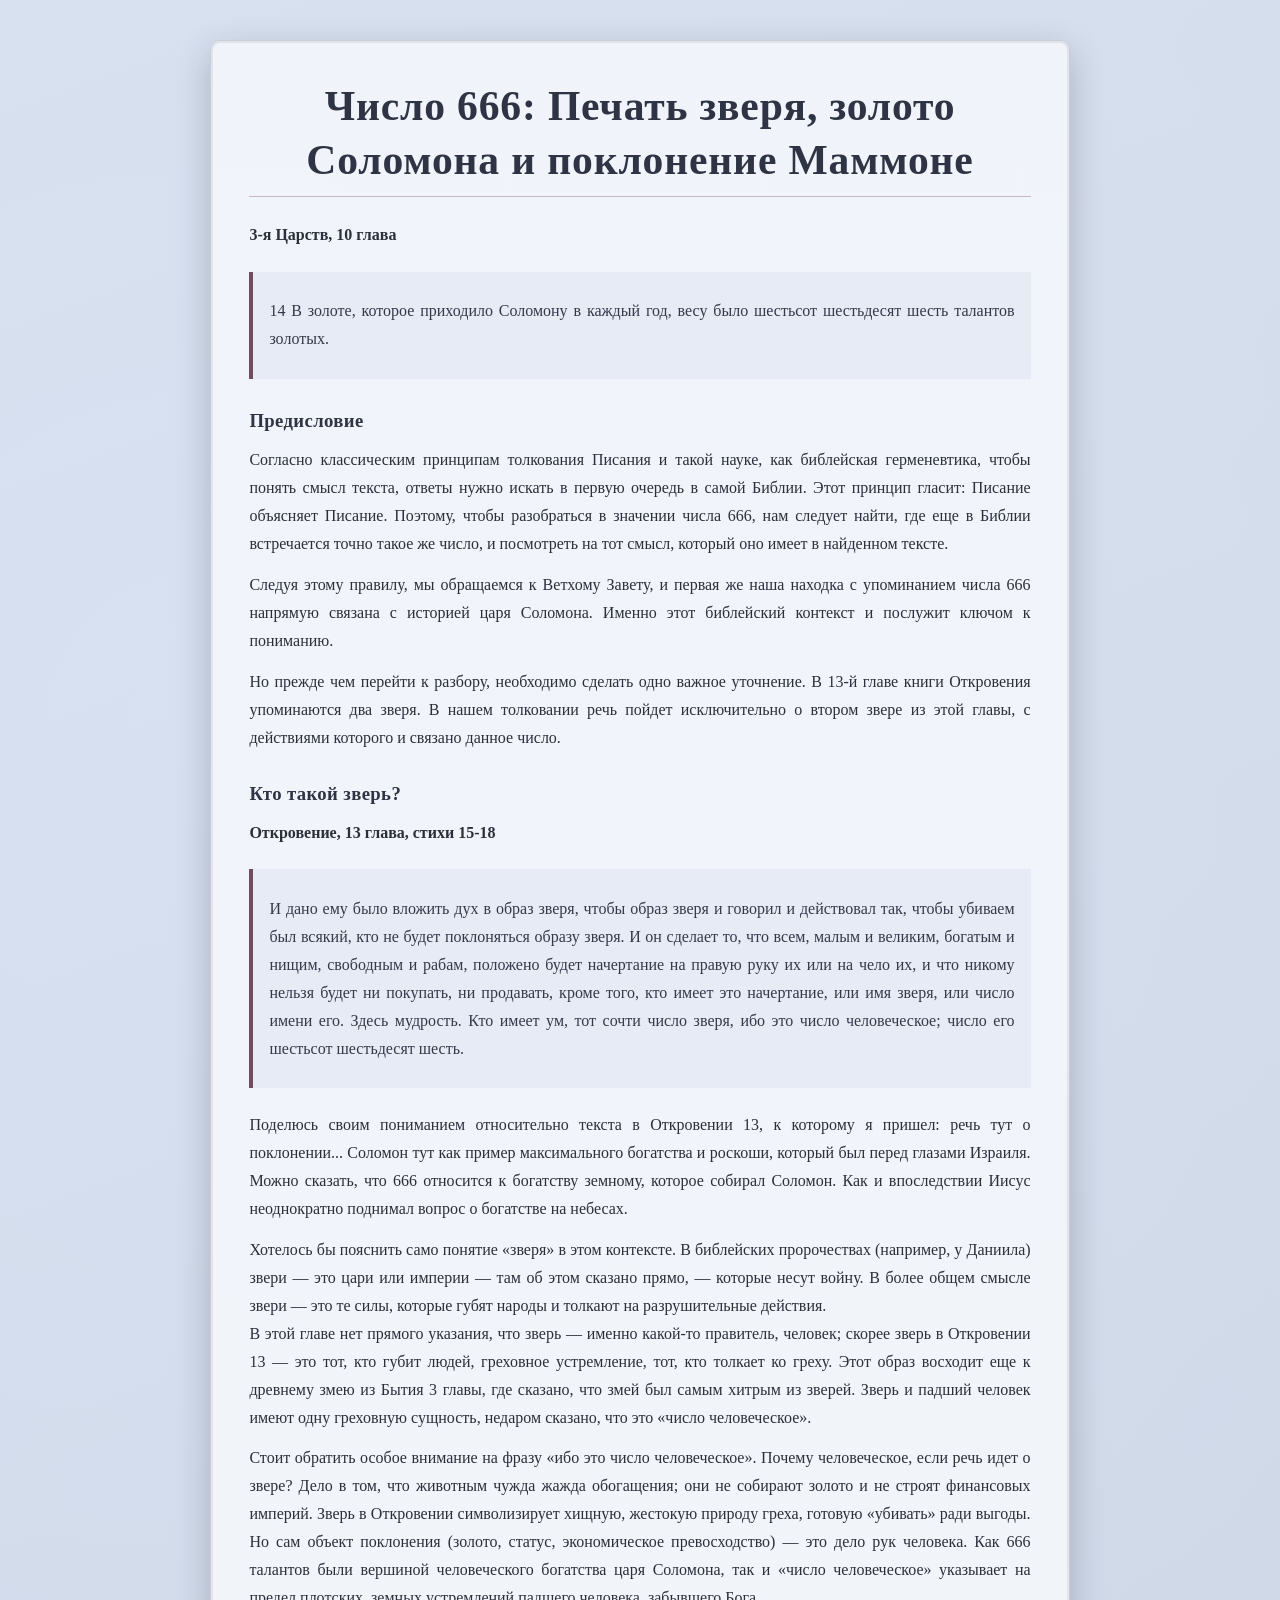
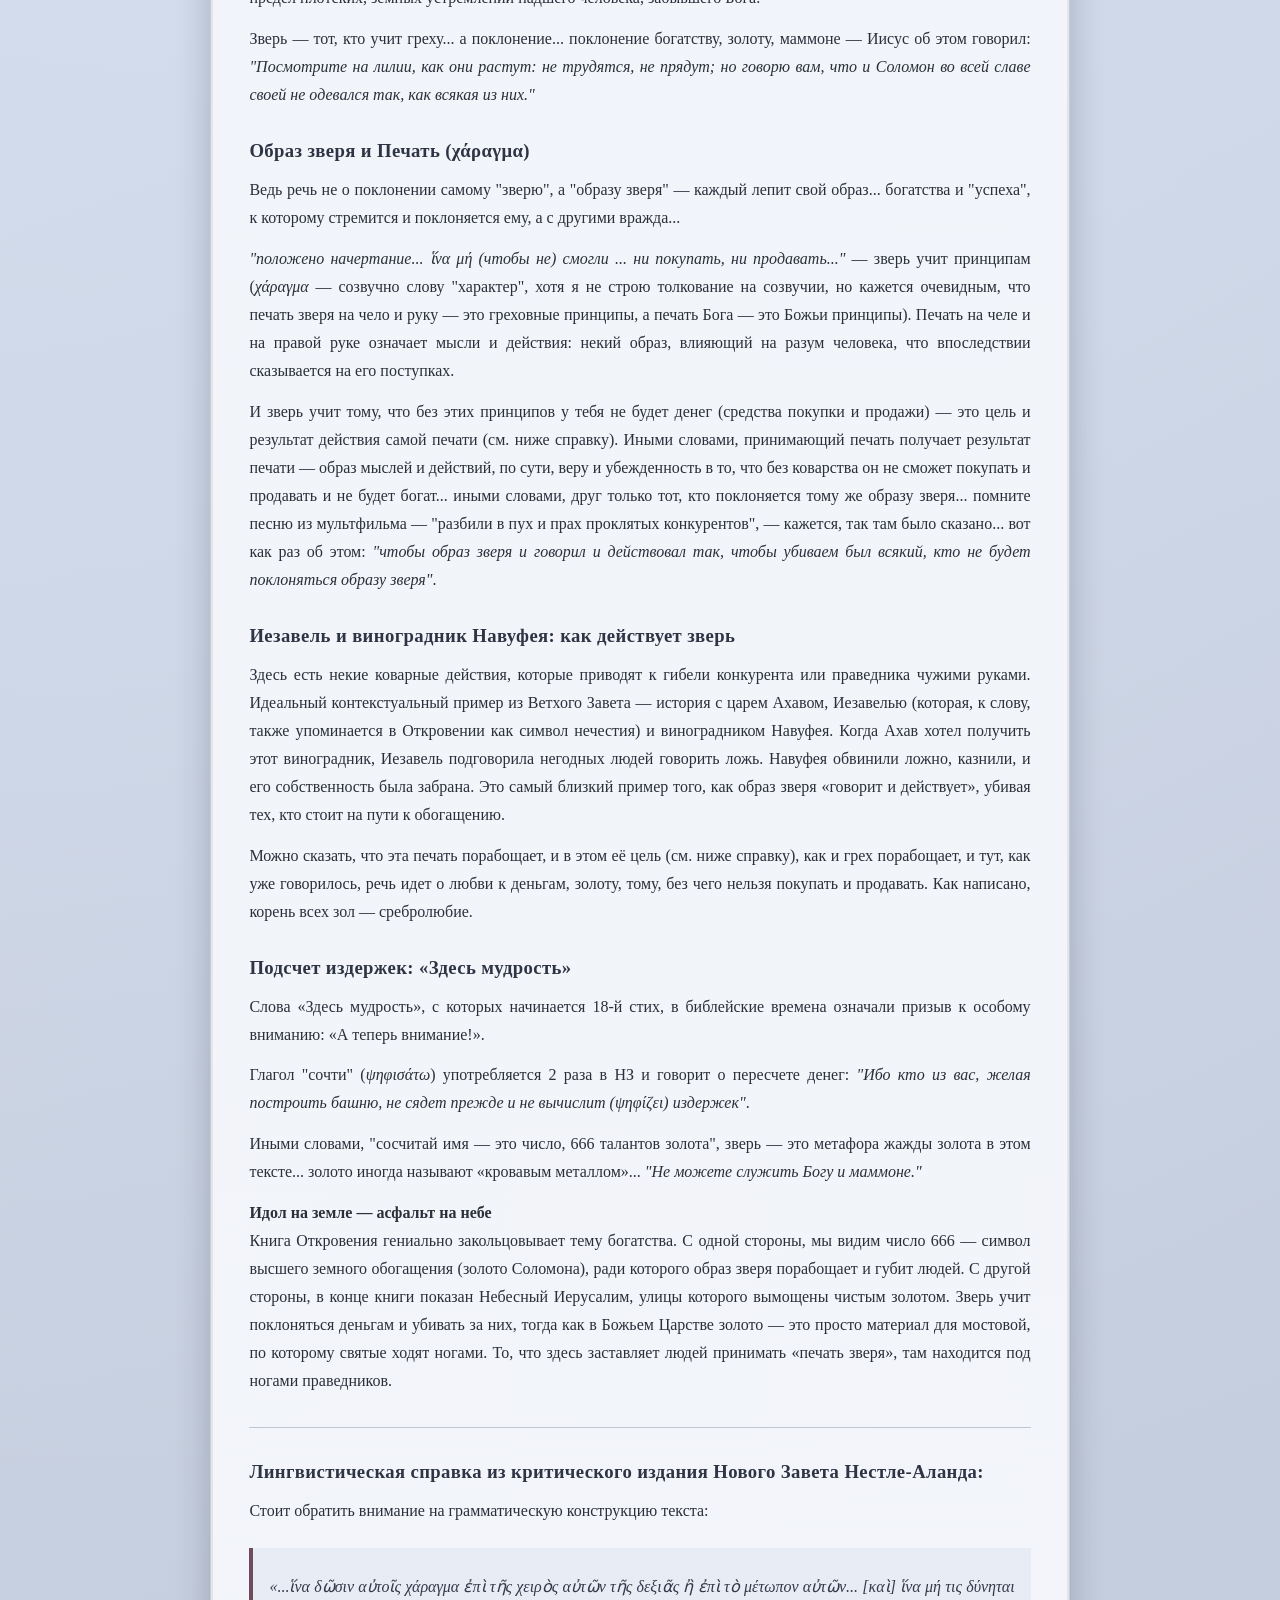
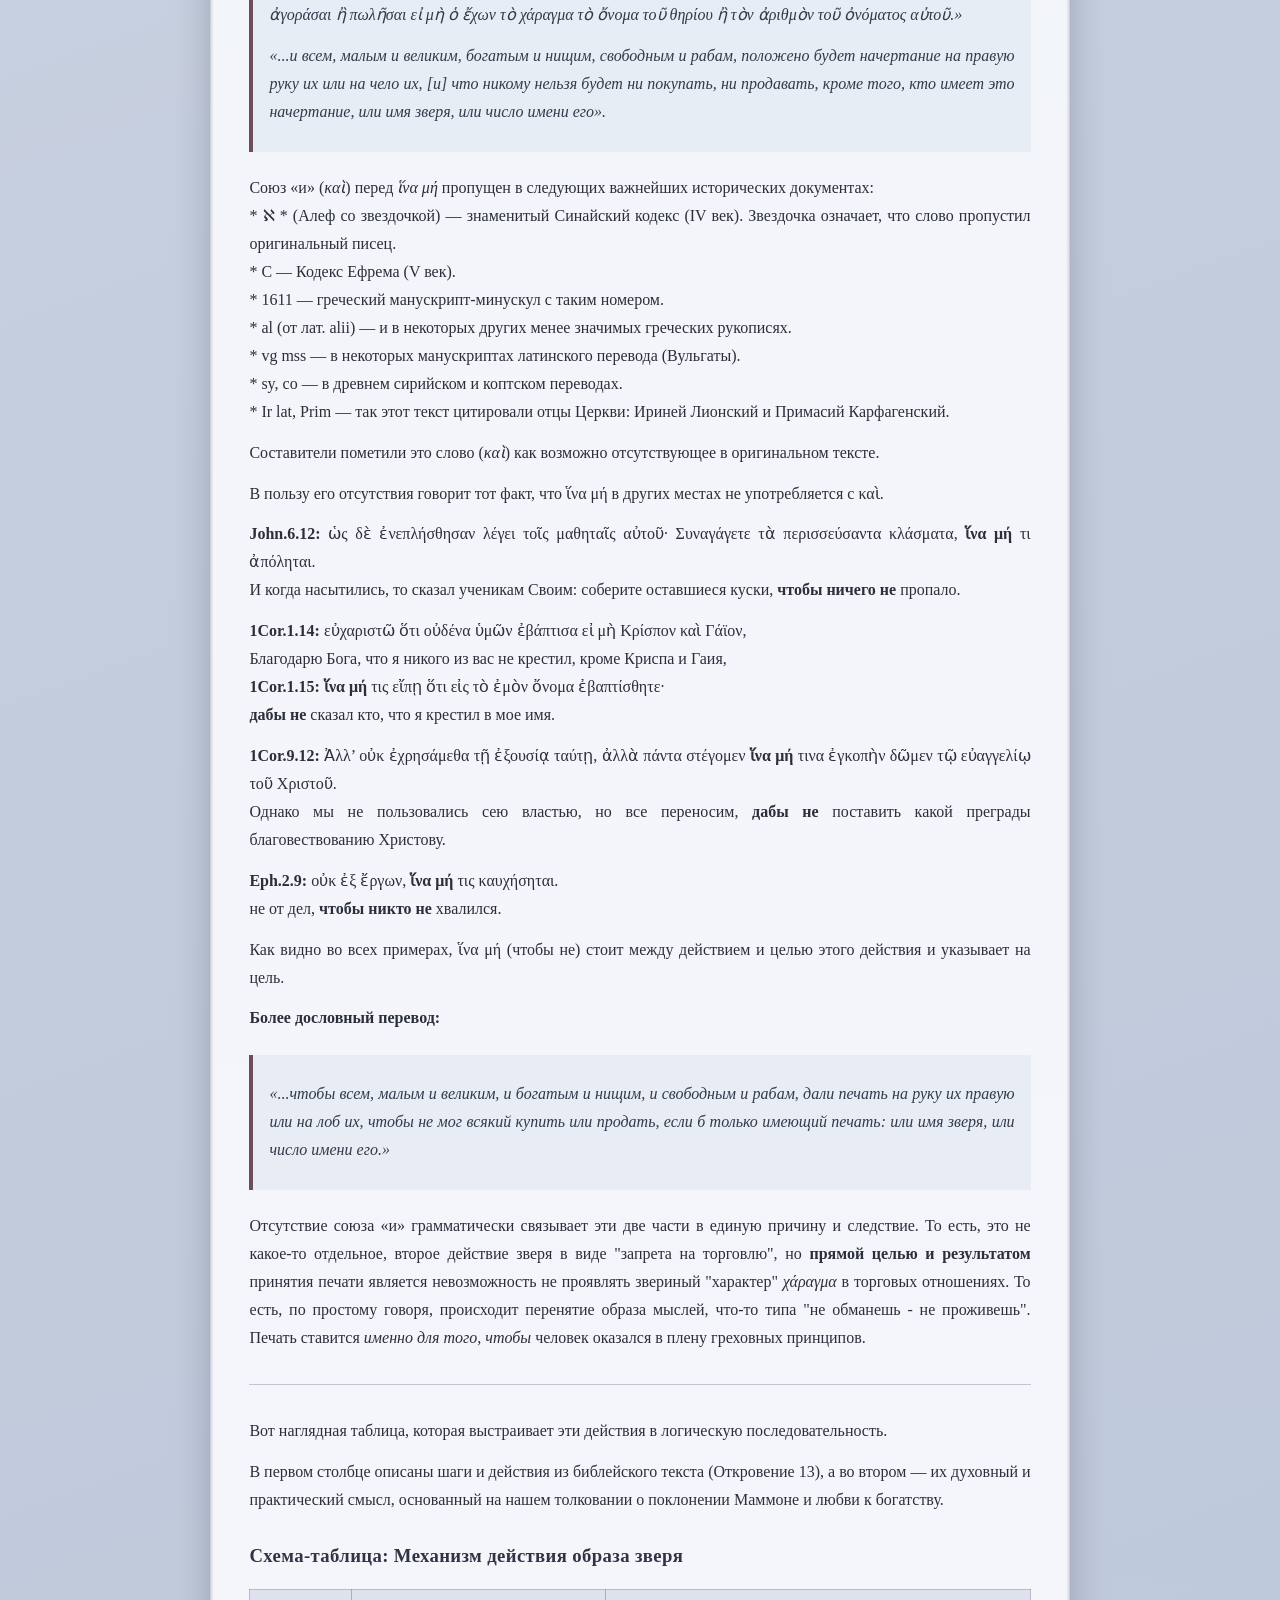
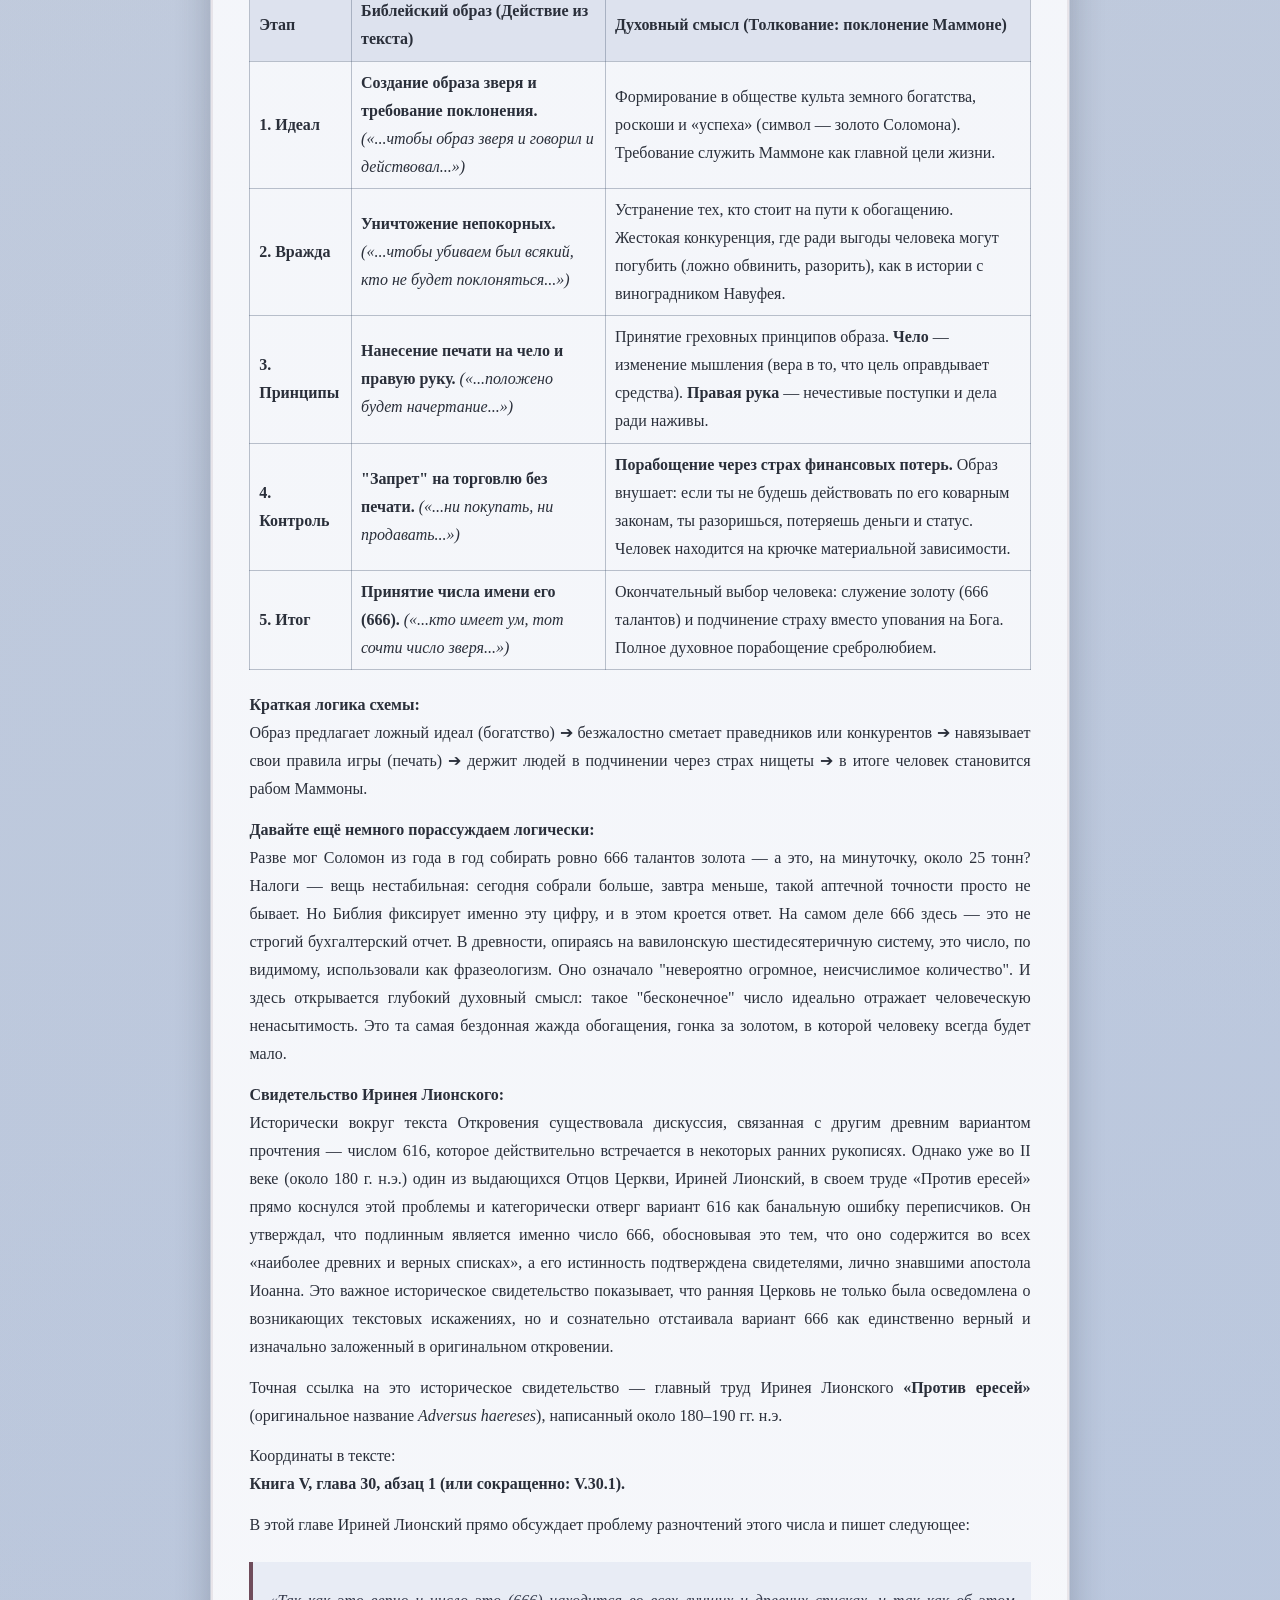
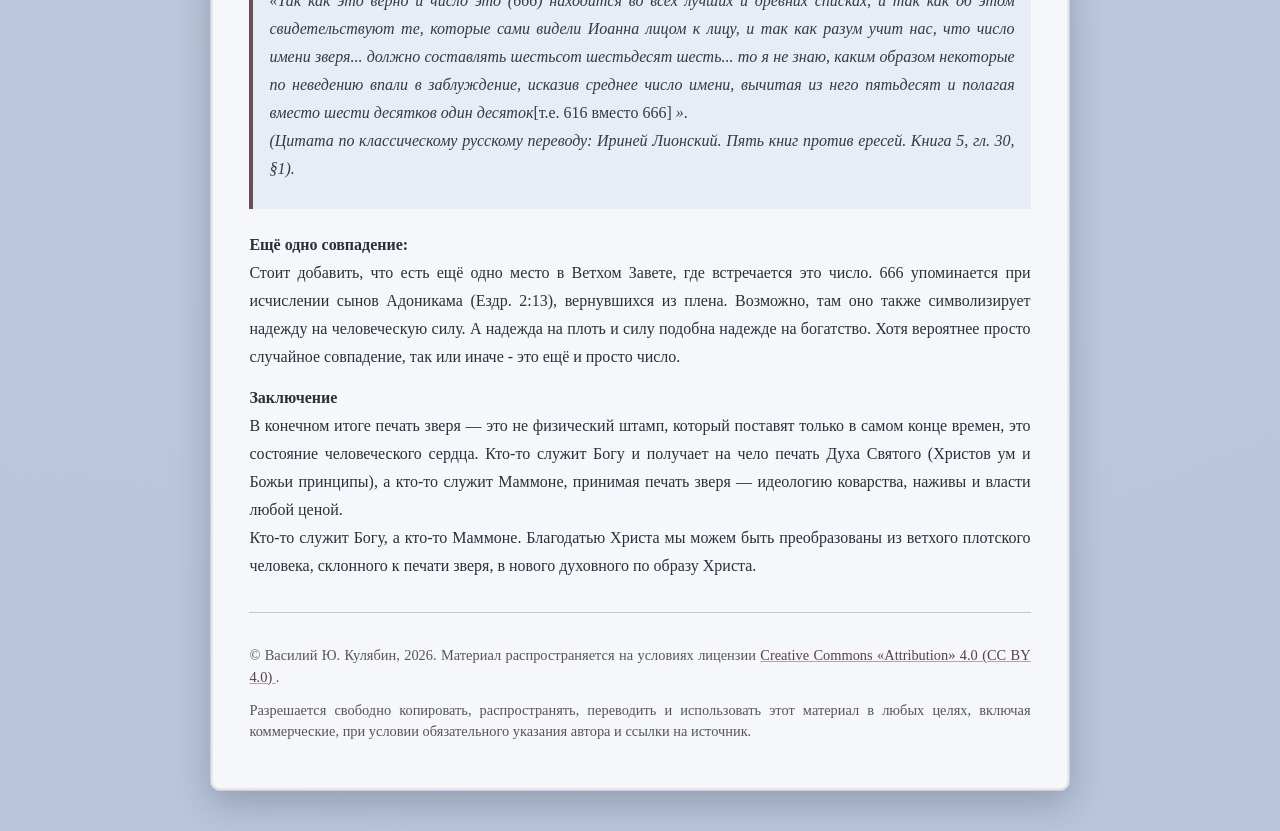
<file: revelation13.html>
<!doctype html>
<html lang="ru">
<head>
  <meta charset="utf-8">
  <meta name="viewport" content="width=device-width, initial-scale=1">
  <title>Число 666: Печать зверя, золото Соломона и поклонение Маммоне</title>
  <link rel="stylesheet" href="ancient-study.css">
</head>
<body>
  <main class="page"><h1 id="666">Число 666: Печать зверя, золото Соломона и поклонение Маммоне</h1>
<p><strong>3-я Царств, 10 глава</strong></p>
<blockquote>
<p>14 В золоте, которое приходило Соломону в каждый год, весу было шестьсот шестьдесят шесть талантов золотых.</p>
</blockquote>
<h3 id="_1">Предисловие</h3>
<p>Согласно классическим принципам толкования Писания и такой науке, как библейская герменевтика, чтобы понять смысл текста, ответы нужно искать в первую очередь в самой Библии. Этот принцип гласит: Писание объясняет Писание. Поэтому, чтобы разобраться в значении числа 666, нам следует найти, где еще в Библии встречается точно такое же число, и посмотреть на тот смысл, который оно имеет в найденном тексте.</p>
<p>Следуя этому правилу, мы обращаемся к Ветхому Завету, и первая же наша находка с упоминанием числа 666 напрямую связана с историей царя Соломона. Именно этот библейский контекст и послужит ключом к пониманию.</p>
<p>Но прежде чем перейти к разбору, необходимо сделать одно важное уточнение. В 13-й главе книги Откровения упоминаются два зверя. В нашем толковании речь пойдет исключительно о втором звере из этой главы, с действиями которого и связано данное число.</p>
<h3 id="_2">Кто такой зверь?</h3>
<p><strong>Откровение, 13 глава, стихи 15-18</strong></p>
<blockquote>
<p>И дано ему было вложить дух в образ зверя, чтобы образ зверя и говорил и действовал так, чтобы убиваем был всякий, кто не будет поклоняться образу зверя. И он сделает то, что всем, малым и великим, богатым и нищим, свободным и рабам, положено будет начертание на правую руку их или на чело их, и что никому нельзя будет ни покупать, ни продавать, кроме того, кто имеет это начертание, или имя зверя, или число имени его. Здесь мудрость. Кто имеет ум, тот сочти число зверя, ибо это число человеческое; число его шестьсот шестьдесят шесть.</p>
</blockquote>
<p>Поделюсь своим пониманием относительно текста в Откровении 13, к которому я пришел: речь тут о поклонении... Соломон тут как пример максимального богатства и роскоши, который был перед глазами Израиля. Можно сказать, что 666 относится к богатству земному, которое собирал Соломон. Как и впоследствии Иисус неоднократно поднимал вопрос о богатстве на небесах.</p>
<p>Хотелось бы пояснить само понятие «зверя» в этом контексте. В библейских пророчествах (например, у Даниила) звери — это цари или империи — там об этом сказано прямо, — которые несут войну. В более общем смысле звери — это те силы, которые губят народы и толкают на разрушительные действия.<br>
В этой главе нет прямого указания, что зверь — именно какой-то правитель, человек; скорее зверь в Откровении 13 — это тот, кто губит людей, греховное устремление, тот, кто толкает ко греху. Этот образ восходит еще к древнему змею из Бытия 3 главы, где сказано, что змей был самым хитрым из зверей. Зверь и падший человек имеют одну греховную сущность, недаром сказано, что это «число человеческое».</p>
<p>Стоит обратить особое внимание на фразу «ибо это число человеческое». Почему человеческое, если речь идет о звере? Дело в том, что животным чужда жажда обогащения; они не собирают золото и не строят финансовых империй. Зверь в Откровении символизирует хищную, жестокую природу греха, готовую «убивать» ради выгоды. Но сам объект поклонения (золото, статус, экономическое превосходство) — это дело рук человека. Как 666 талантов были вершиной человеческого богатства царя Соломона, так и «число человеческое» указывает на предел плотских, земных устремлений падшего человека, забывшего Бога.</p>
<p>Зверь — тот, кто учит греху... а поклонение... поклонение богатству, золоту, маммоне — Иисус об этом говорил: <em>"Посмотрите на лилии, как они растут: не трудятся, не прядут; но говорю вам, что и Соломон во всей славе своей не одевался так, как всякая из них."</em></p>
<h3 id="_3">Образ зверя и Печать (χάραγμα)</h3>
<p>Ведь речь не о поклонении самому "зверю", а "образу зверя" — каждый лепит свой образ... богатства и "успеха", к которому стремится и поклоняется ему, а с другими вражда...</p>
<p><em>"положено начертание... ἵνα μή (чтобы не) смогли ... ни покупать, ни продавать..."</em> — зверь учит принципам (<em>χάραγμα</em> — созвучно слову "характер", хотя я не строю толкование на созвучии, но кажется очевидным, что печать зверя на чело и руку — это греховные принципы, а печать Бога — это Божьи принципы). Печать на челе и на правой руке означает мысли и действия: некий образ, влияющий на разум человека, что впоследствии сказывается на его поступках.</p>
<p>И зверь учит тому, что без этих принципов у тебя не будет денег (средства покупки и продажи) — это цель и результат действия самой печати (см. ниже справку). Иными словами, принимающий печать получает результат печати — образ мыслей и действий, по сути, веру и убежденность в то, что без коварства он не сможет покупать и продавать и не будет богат... иными словами, друг только тот, кто поклоняется тому же образу зверя... помните песню из мультфильма — "разбили в пух и прах проклятых конкурентов", — кажется, так там было сказано... вот как раз об этом: <em>"чтобы образ зверя и говорил и действовал так, чтобы убиваем был всякий, кто не будет поклоняться образу зверя"</em>.</p>
<h3 id="_4">Иезавель и виноградник Навуфея: как действует зверь</h3>
<p>Здесь есть некие коварные действия, которые приводят к гибели конкурента или праведника чужими руками. Идеальный контекстуальный пример из Ветхого Завета — история с царем Ахавом, Иезавелью (которая, к слову, также упоминается в Откровении как символ нечестия) и виноградником Навуфея. Когда Ахав хотел получить этот виноградник, Иезавель подговорила негодных людей говорить ложь. Навуфея обвинили ложно, казнили, и его собственность была забрана. Это самый близкий пример того, как образ зверя «говорит и действует», убивая тех, кто стоит на пути к обогащению.</p>
<p>Можно сказать, что эта печать порабощает, и в этом её цель (см. ниже справку), как и грех порабощает, и тут, как уже говорилось, речь идет о любви к деньгам, золоту, тому, без чего нельзя покупать и продавать. Как написано, корень всех зол — сребролюбие.</p>
<h3 id="_5">Подсчет издержек: «Здесь мудрость»</h3>
<p>Слова «Здесь мудрость», с которых начинается 18-й стих, в библейские времена означали призыв к особому вниманию: «А теперь внимание!».</p>
<p>Глагол "сочти" (<em>ψηφισάτω</em>) употребляется 2 раза в НЗ и говорит о пересчете денег: <em>"Ибо кто из вас, желая построить башню, не сядет прежде и не вычислит (ψηφίζει) издержек"</em>.</p>
<p>Иными словами, "сосчитай имя — это число, 666 талантов золота", зверь — это метафора жажды золота в этом тексте... золото иногда называют «кровавым металлом»... <em>"Не можете служить Богу и маммоне."</em></p>
<p><strong>Идол на земле — асфальт на небе</strong><br>
Книга Откровения гениально закольцовывает тему богатства. С одной стороны, мы видим число 666 — символ высшего земного обогащения (золото Соломона), ради которого образ зверя порабощает и губит людей. С другой стороны, в конце книги показан Небесный Иерусалим, улицы которого вымощены чистым золотом. Зверь учит поклоняться деньгам и убивать за них, тогда как в Божьем Царстве золото — это просто материал для мостовой, по которому святые ходят ногами. То, что здесь заставляет людей принимать «печать зверя», там находится под ногами праведников.</p>
<hr>
<h3 id="-">Лингвистическая справка из критического издания Нового Завета Нестле-Аланда:</h3>
<p>Стоит обратить внимание на грамматическую конструкцию текста:</p>
<blockquote>
<p><em>«...ἵνα δῶσιν αὐτοῖς χάραγμα ἐπὶ τῆς χειρὸς αὐτῶν τῆς δεξιᾶς ἢ ἐπὶ τὸ μέτωπον αὐτῶν... [καὶ] ἵνα μή τις δύνηται ἀγοράσαι ἢ πωλῆσαι εἰ μὴ ὁ ἔχων τὸ χάραγμα τὸ ὄνομα τοῦ θηρίου ἢ τὸν ἀριθμὸν τοῦ ὀνόματος αὐτοῦ.»</em></p>
<p><em>«...и всем, малым и великим, богатым и нищим, свободным и рабам, положено будет начертание на правую руку их или на чело их, [и] что никому нельзя будет ни покупать, ни продавать, кроме того, кто имеет это начертание, или имя зверя, или число имени его».</em></p>
</blockquote>
<p>Союз «и» (<em>καὶ</em>) перед <em>ἵνα μή</em> пропущен в следующих важнейших исторических документах:<br>
*   ℵ * (Алеф со звездочкой) — знаменитый Синайский кодекс (IV век). Звездочка означает, что слово пропустил оригинальный писец.<br>
*   C — Кодекс Ефрема (V век).<br>
*   1611 — греческий манускрипт-минускул с таким номером.<br>
*   al (от лат. alii) — и в некоторых других менее значимых греческих рукописях.<br>
*   vg mss — в некоторых манускриптах латинского перевода (Вульгаты).<br>
*   sy, co — в древнем сирийском и коптском переводах.<br>
*   Ir lat, Prim — так этот текст цитировали отцы Церкви: Ириней Лионский и Примасий Карфагенский.</p>
<p>Составители пометили это слово (<em>καὶ</em>) как возможно отсутствующее в оригинальном тексте.</p>
<p>В пользу его отсутствия говорит тот факт, что ἵνα μή в других местах не употребляется с καὶ.</p>
<p><strong>John.6.12:</strong> ὡς δὲ ἐνεπλήσθησαν λέγει τοῖς μαθηταῖς αὐτοῦ· Συναγάγετε τὰ περισσεύσαντα κλάσματα, <strong>ἵνα μή</strong> τι ἀπόληται.<br>
И когда насытились, то сказал ученикам Своим: соберите оставшиеся куски, <strong>чтобы ничего не</strong> пропало.</p>
<p><strong>1Cor.1.14:</strong> εὐχαριστῶ ὅτι οὐδένα ὑμῶν ἐβάπτισα εἰ μὴ Κρίσπον καὶ Γάϊον,<br>
Благодарю Бога, что я никого из вас не крестил, кроме Криспа и Гаия,<br>
<strong>1Cor.1.15:</strong> <strong>ἵνα μή</strong> τις εἴπῃ ὅτι εἰς τὸ ἐμὸν ὄνομα ἐβαπτίσθητε·<br>
<strong>дабы не</strong> сказал кто, что я крестил в мое имя.</p>
<p><strong>1Cor.9.12:</strong> Ἀλλ’ οὐκ ἐχρησάμεθα τῇ ἐξουσίᾳ ταύτῃ, ἀλλὰ πάντα στέγομεν <strong>ἵνα μή</strong> τινα ἐγκοπὴν δῶμεν τῷ εὐαγγελίῳ τοῦ Χριστοῦ.<br>
Однако мы не пользовались сею властью, но все переносим, <strong>дабы не</strong> поставить какой преграды благовествованию Христову.</p>
<p><strong>Eph.2.9:</strong> οὐκ ἐξ ἔργων, <strong>ἵνα μή</strong> τις καυχήσηται.<br>
не от дел, <strong>чтобы никто не</strong> хвалился.</p>
<p>Как видно во всех примерах, ἵνα μή (чтобы не) стоит между действием и целью этого действия и указывает на цель.</p>
<p><strong>Более дословный перевод:</strong></p>
<blockquote>
<p><em>«...чтобы всем, малым и великим, и богатым и нищим, и свободным и рабам, дали печать на руку их правую или на лоб их, чтобы не мог всякий купить или продать, если б только имеющий печать: или имя зверя, или число имени его.»</em></p>
</blockquote>
<p>Отсутствие союза «и» грамматически связывает эти две части в единую причину и следствие. То есть, это не какое-то отдельное, второе действие зверя в виде "запрета на торговлю", но <strong>прямой целью и результатом</strong> принятия печати является невозможность не проявлять звериный "характер" <em>χάραγμα</em> в торговых отношениях. То есть, по простому говоря, происходит перенятие образа мыслей, что-то типа "не обманешь - не проживешь". Печать ставится <em>именно для того, чтобы</em> человек оказался в плену греховных принципов.</p>
<hr>
<p>Вот наглядная таблица, которая выстраивает эти действия в логическую последовательность.</p>
<p>В первом столбце описаны шаги и действия из библейского текста (Откровение 13), а во втором — их духовный и практический смысл, основанный на нашем толковании о поклонении Маммоне и любви к богатству.</p>
<h3 id="-_1">Схема-таблица: Механизм действия образа зверя</h3>
<table>
<thead>
<tr>
<th style="text-align: left;">Этап</th>
<th style="text-align: left;">Библейский образ (Действие из текста)</th>
<th style="text-align: left;">Духовный смысл (Толкование: поклонение Маммоне)</th>
</tr>
</thead>
<tbody>
<tr>
<td style="text-align: left;"><strong>1. Идеал</strong></td>
<td style="text-align: left;"><strong>Создание образа зверя и требование поклонения.</strong> <em>(«...чтобы образ зверя и говорил и действовал...»)</em></td>
<td style="text-align: left;">Формирование в обществе культа земного богатства, роскоши и «успеха» (символ — золото Соломона). Требование служить Маммоне как главной цели жизни.</td>
</tr>
<tr>
<td style="text-align: left;"><strong>2. Вражда</strong></td>
<td style="text-align: left;"><strong>Уничтожение непокорных.</strong> <em>(«...чтобы убиваем был всякий, кто не будет поклоняться...»)</em></td>
<td style="text-align: left;">Устранение тех, кто стоит на пути к обогащению. Жестокая конкуренция, где ради выгоды человека могут погубить (ложно обвинить, разорить), как в истории с виноградником Навуфея.</td>
</tr>
<tr>
<td style="text-align: left;"><strong>3. Принципы</strong></td>
<td style="text-align: left;"><strong>Нанесение печати на чело и правую руку.</strong> <em>(«...положено будет начертание...»)</em></td>
<td style="text-align: left;">Принятие греховных принципов образа. <strong>Чело</strong> — изменение мышления (вера в то, что цель оправдывает средства). <strong>Правая рука</strong> — нечестивые поступки и дела ради наживы.</td>
</tr>
<tr>
<td style="text-align: left;"><strong>4. Контроль</strong></td>
<td style="text-align: left;"><strong>"Запрет" на торговлю без печати.</strong> <em>(«...ни покупать, ни продавать...»)</em></td>
<td style="text-align: left;"><strong>Порабощение через страх финансовых потерь.</strong> Образ внушает: если ты не будешь действовать по его коварным законам, ты разоришься, потеряешь деньги и статус. Человек находится на крючке материальной зависимости.</td>
</tr>
<tr>
<td style="text-align: left;"><strong>5. Итог</strong></td>
<td style="text-align: left;"><strong>Принятие числа имени его (666).</strong> <em>(«...кто имеет ум, тот сочти число зверя...»)</em></td>
<td style="text-align: left;">Окончательный выбор человека: служение золоту (666 талантов) и подчинение страху вместо упования на Бога. Полное духовное порабощение сребролюбием.</td>
</tr>
</tbody>
</table>
<p><strong>Краткая логика схемы:</strong><br>
Образ предлагает ложный идеал (богатство) ➔ безжалостно сметает праведников или конкурентов ➔ навязывает свои правила игры (печать) ➔ держит людей в подчинении через страх нищеты ➔ в итоге человек становится рабом Маммоны.</p>
<p><strong>Давайте ещё немного порассуждаем логически:</strong><br>
Разве мог Соломон из года в год собирать ровно 666 талантов золота — а это, на минуточку, около 25 тонн? Налоги — вещь нестабильная: сегодня собрали больше, завтра меньше, такой аптечной точности просто не бывает. Но Библия фиксирует именно эту цифру, и в этом кроется ответ. На самом деле 666 здесь — это не строгий бухгалтерский отчет. В древности, опираясь на вавилонскую шестидесятеричную систему, это число, по видимому, использовали как фразеологизм. Оно означало "невероятно огромное, неисчислимое количество". И здесь открывается глубокий духовный смысл: такое "бесконечное" число идеально отражает человеческую ненасытимость. Это та самая бездонная жажда обогащения, гонка за золотом, в которой человеку всегда будет мало.</p>
<p><strong>Свидетельство Иринея Лионского:</strong><br>
Исторически вокруг текста Откровения существовала дискуссия, связанная с другим древним вариантом прочтения — числом 616, которое действительно встречается в некоторых ранних рукописях. Однако уже во II веке (около 180 г. н.э.) один из выдающихся Отцов Церкви, Ириней Лионский, в своем труде «Против ересей» прямо коснулся этой проблемы и категорически отверг вариант 616 как банальную ошибку переписчиков. Он утверждал, что подлинным является именно число 666, обосновывая это тем, что оно содержится во всех «наиболее древних и верных списках», а его истинность подтверждена свидетелями, лично знавшими апостола Иоанна. Это важное историческое свидетельство показывает, что ранняя Церковь не только была осведомлена о возникающих текстовых искажениях, но и сознательно отстаивала вариант 666 как единственно верный и изначально заложенный в оригинальном откровении.</p>
<p>Точная ссылка на это историческое свидетельство — главный труд Иринея Лионского <strong>«Против ересей»</strong> (оригинальное название <em>Adversus haereses</em>), написанный около 180–190 гг. н.э.</p>
<p>Координаты в тексте:<br>
<strong>Книга V, глава 30, абзац 1 (или сокращенно: V.30.1).</strong></p>
<p>В этой главе Ириней Лионский прямо обсуждает проблему разночтений этого числа и пишет следующее:</p>
<blockquote>
<p><em>«Так как это верно и число это (666) находится во всех лучших и древних списках, и так как об этом свидетельствуют те, которые сами видели Иоанна лицом к лицу, и так как разум учит нас, что число имени зверя... должно составлять шестьсот шестьдесят шесть... то я не знаю, каким образом некоторые по неведению впали в заблуждение, исказив среднее число имени, вычитая из него пятьдесят и полагая вместо шести десятков один десяток</em>[т.е. 616 вместо 666] <em>»</em>.<br>
<em>(Цитата по классическому русскому переводу: Ириней Лионский. Пять книг против ересей. Книга 5, гл. 30, §1).</em></p>
</blockquote>
<p><strong>Ещё одно совпадение:</strong><br>
Стоит добавить, что есть ещё одно место в Ветхом Завете, где встречается это число. 666 упоминается при исчислении сынов Адоникама (Ездр. 2:13), вернувшихся из плена. Возможно, там оно также символизирует надежду на человеческую силу. А надежда на плоть и силу подобна надежде на богатство. Хотя вероятнее просто случайное совпадение, так или иначе - это ещё и просто число.</p>
<p><strong>Заключение</strong><br>
В конечном итоге печать зверя — это не физический штамп, который поставят только в самом конце времен, это состояние человеческого сердца. Кто-то служит Богу и получает на чело печать Духа Святого (Христов ум и Божьи принципы), а кто-то служит Маммоне, принимая печать зверя — идеологию коварства, наживы и власти любой ценой.<br>
Кто-то служит Богу, а кто-то Маммоне. Благодатью Христа мы можем быть преобразованы из ветхого плотского человека, склонного к печати зверя, в нового духовного по образу Христа.</p>

<hr>
<footer style="font-size: 0.9em; color: #555; margin-top: 2em; line-height: 1.5;">
  <p>
    © Василий Ю. Кулябин, 2026. Материал распространяется на условиях лицензии
    <a href="https://creativecommons.org/licenses/by/4.0/deed.ru" target="_blank" rel="license noopener">
      Creative Commons «Attribution» 4.0 (CC BY 4.0)
    </a>.
  </p>
  <p>
    Разрешается свободно копировать, распространять, переводить и использовать
    этот материал в любых целях, включая коммерческие, при условии обязательного
    указания автора и ссылки на источник.
  </p>
</footer>

</main>
</body>
</html>
</file>
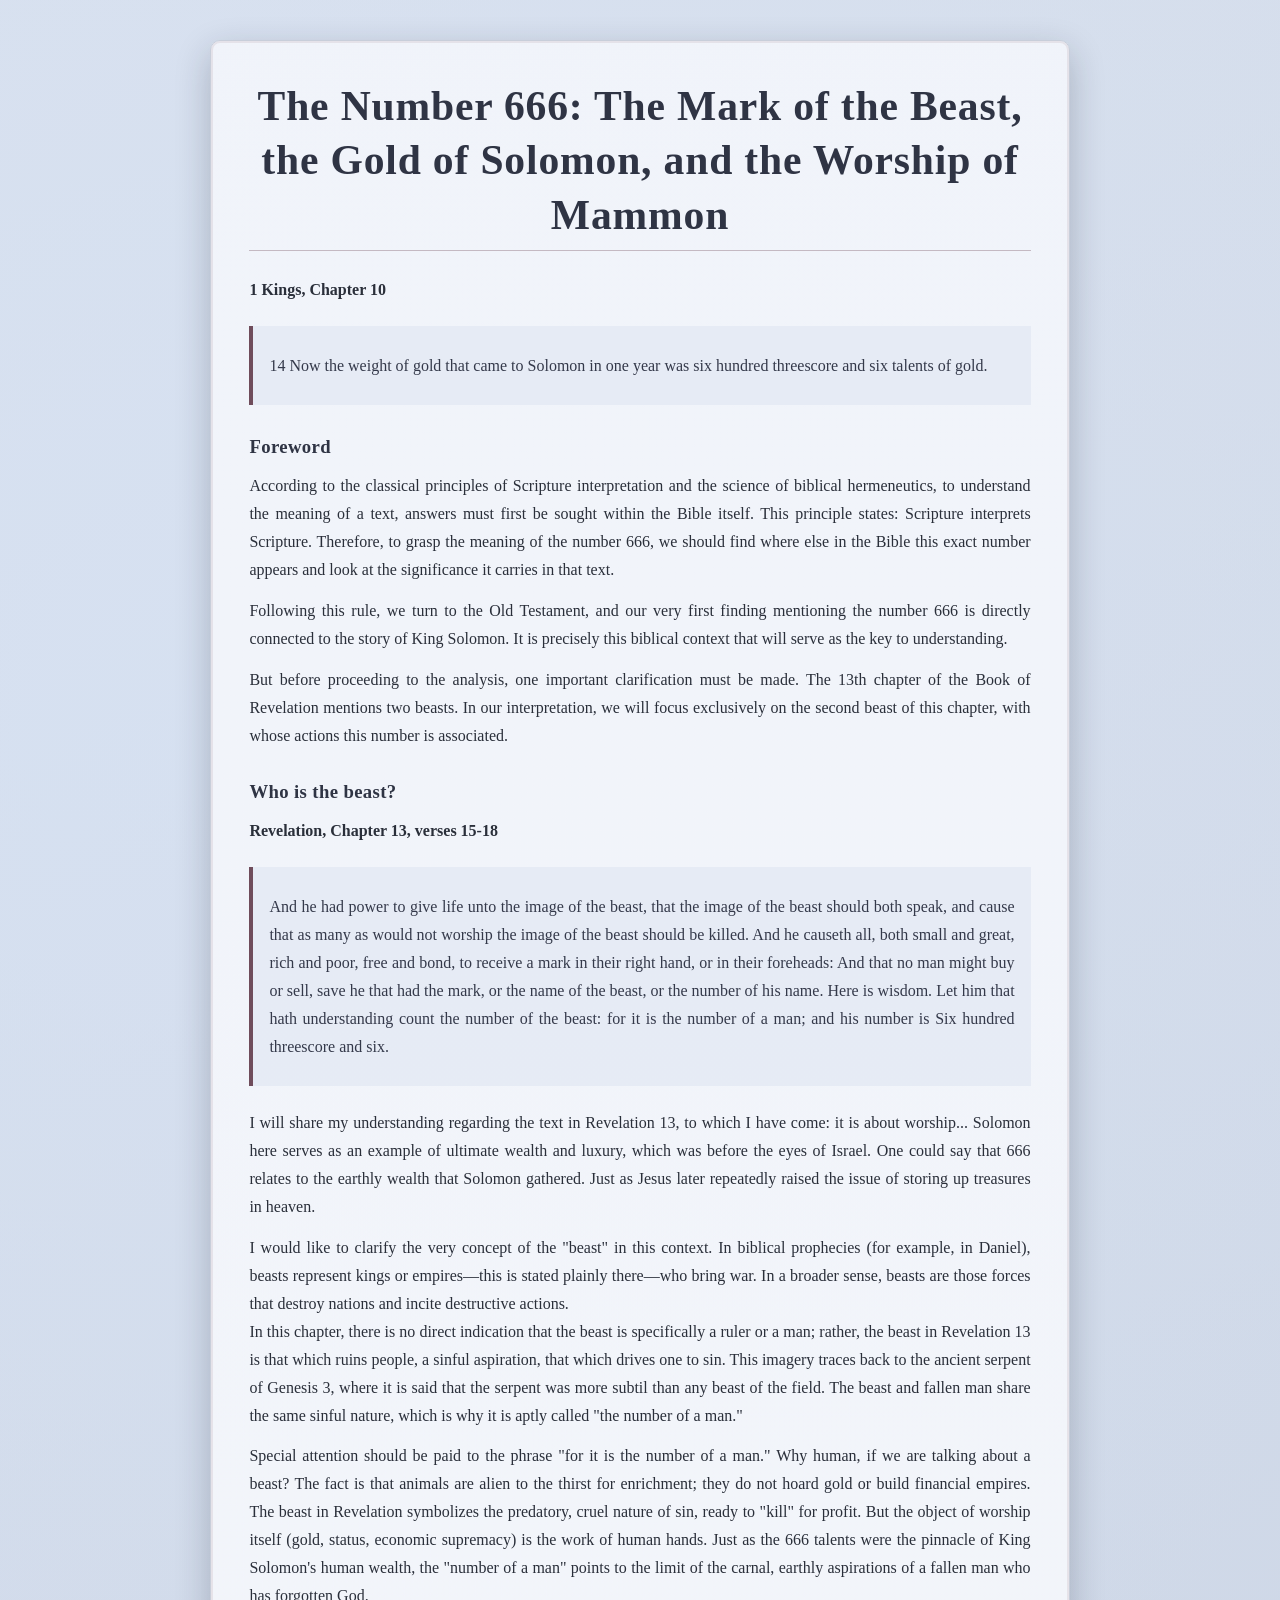
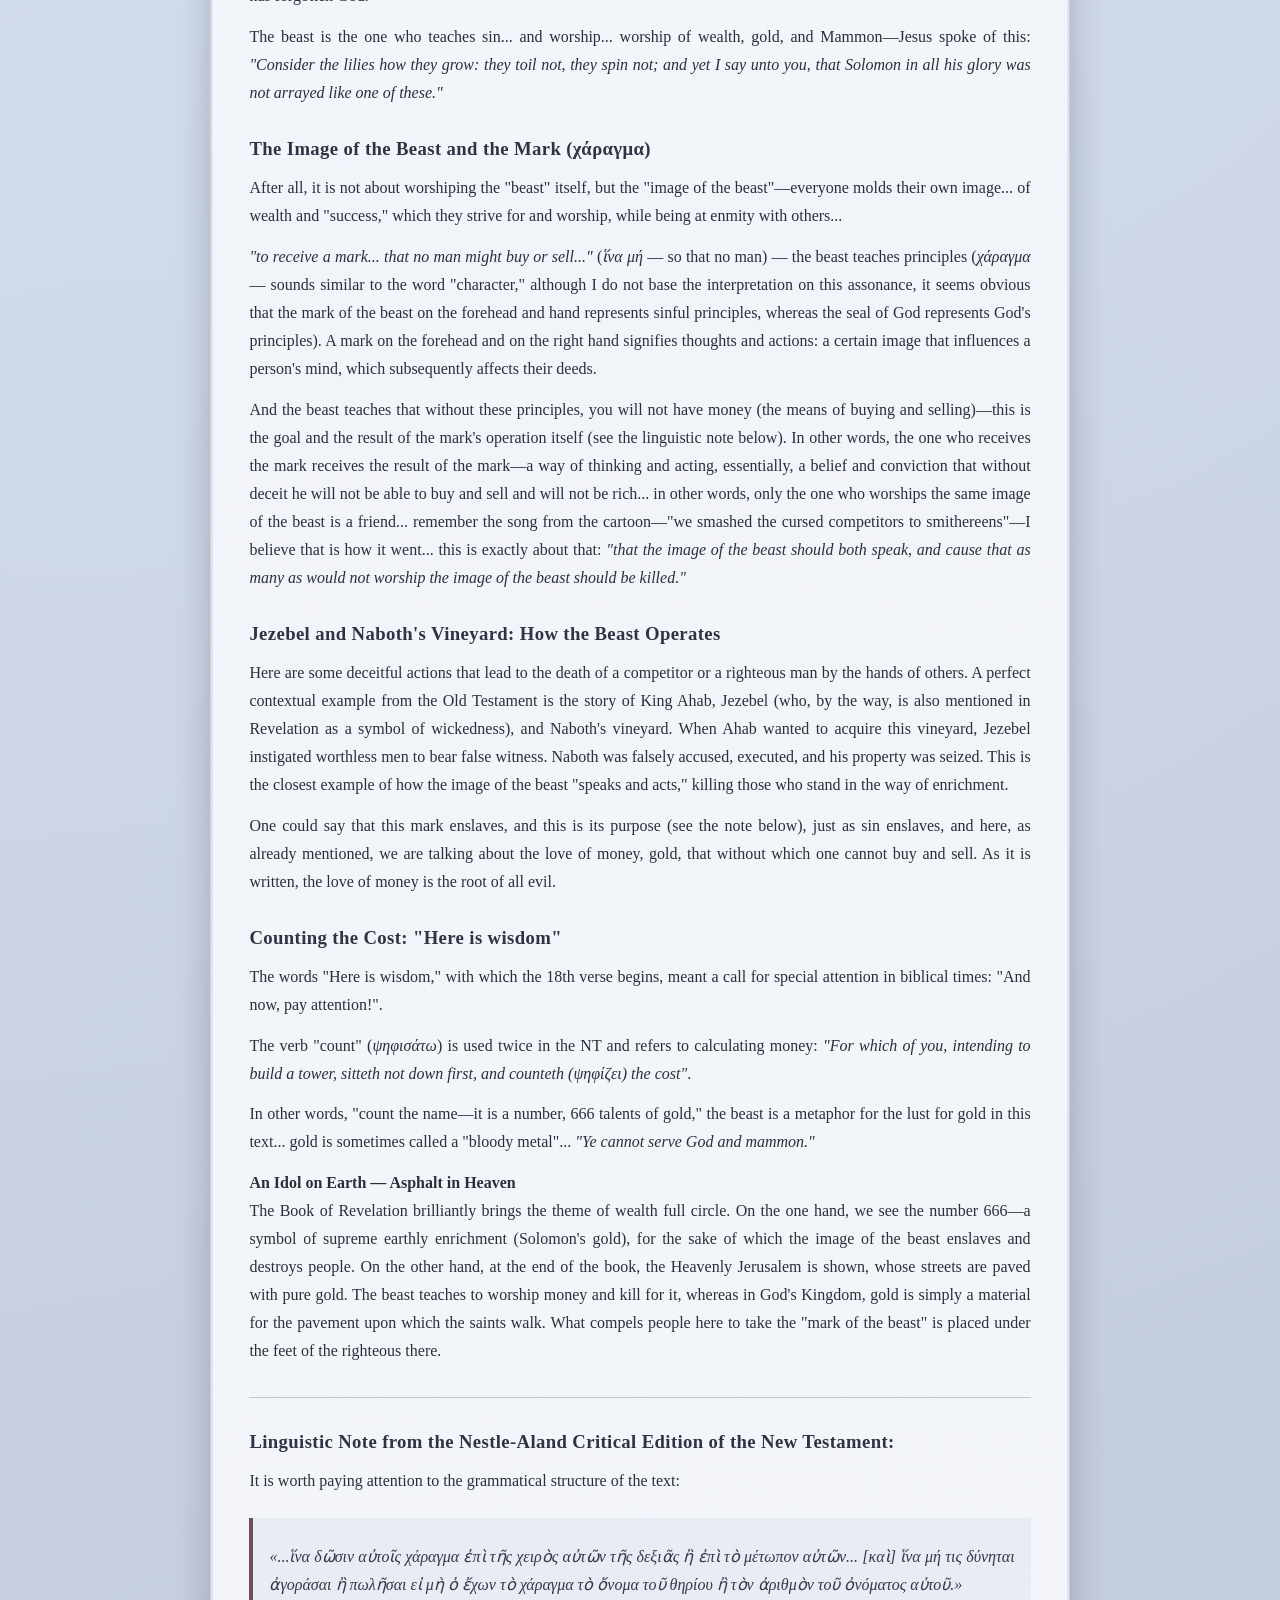
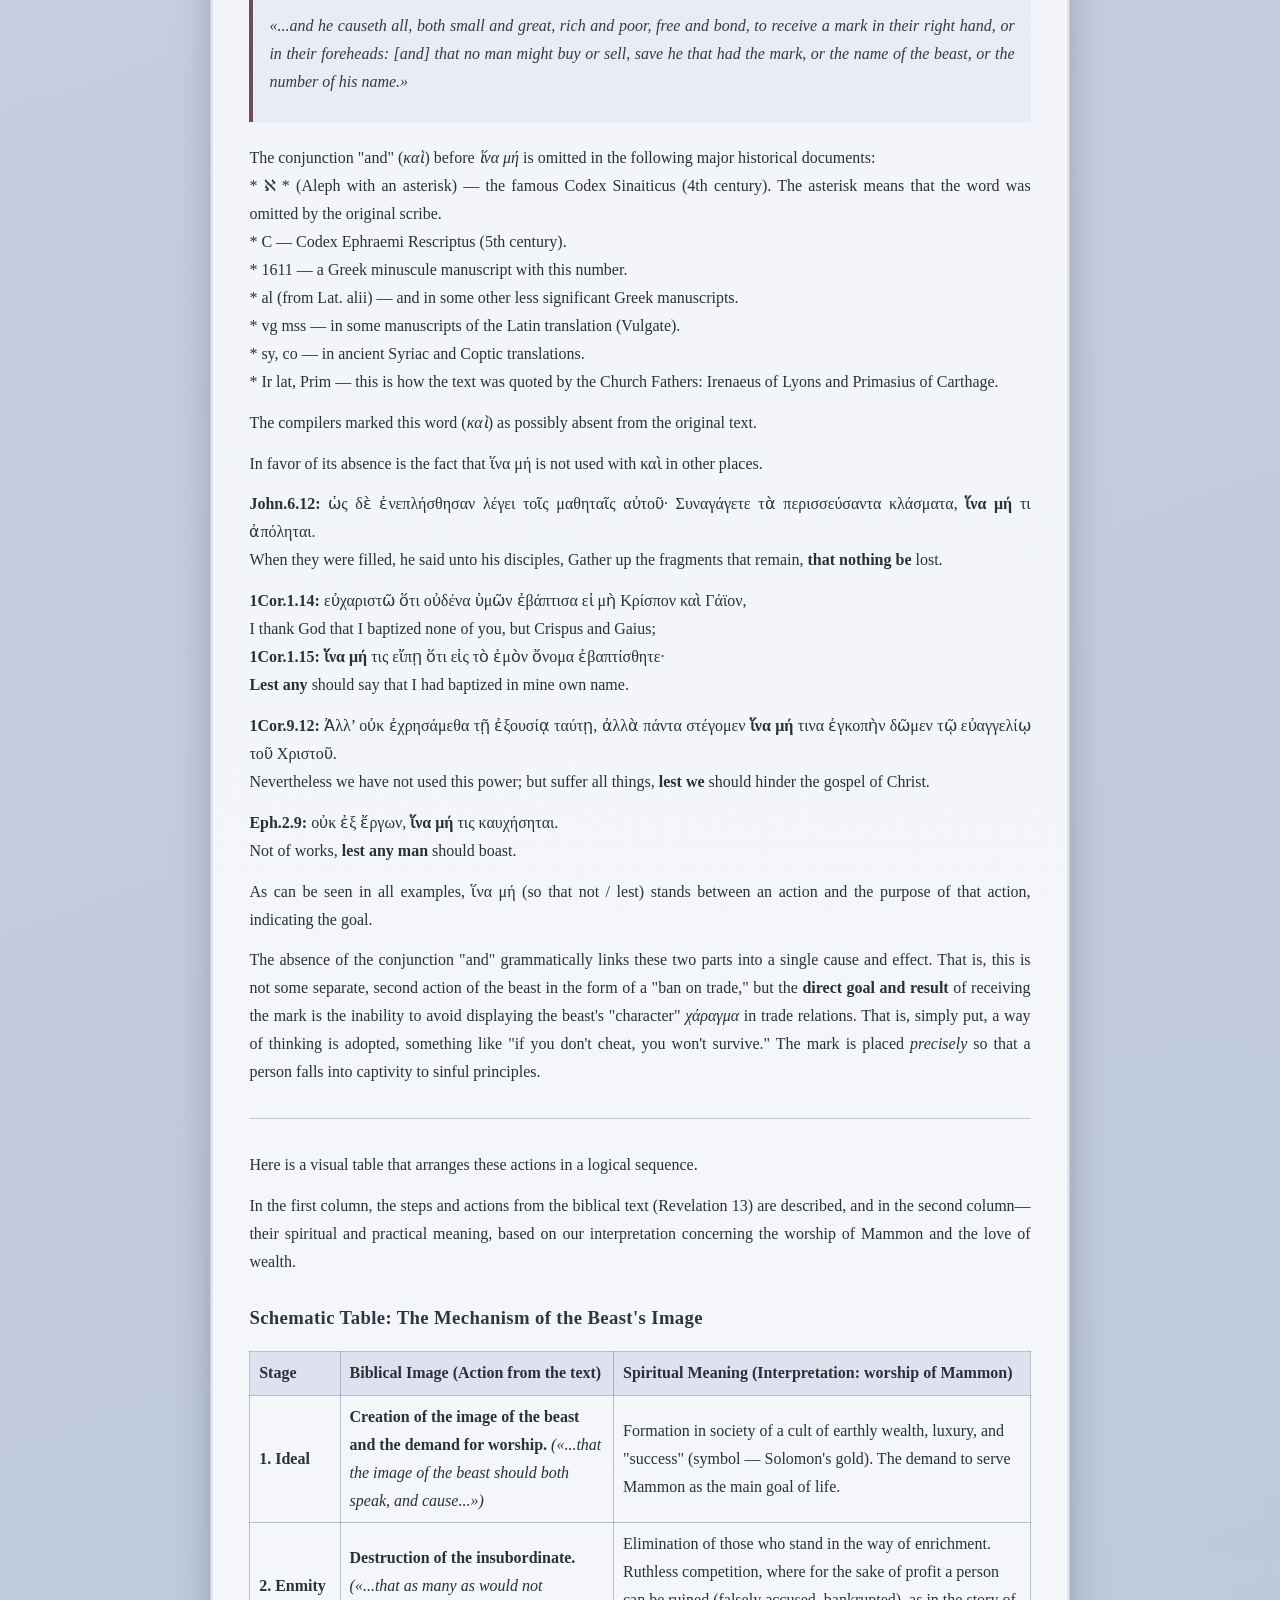
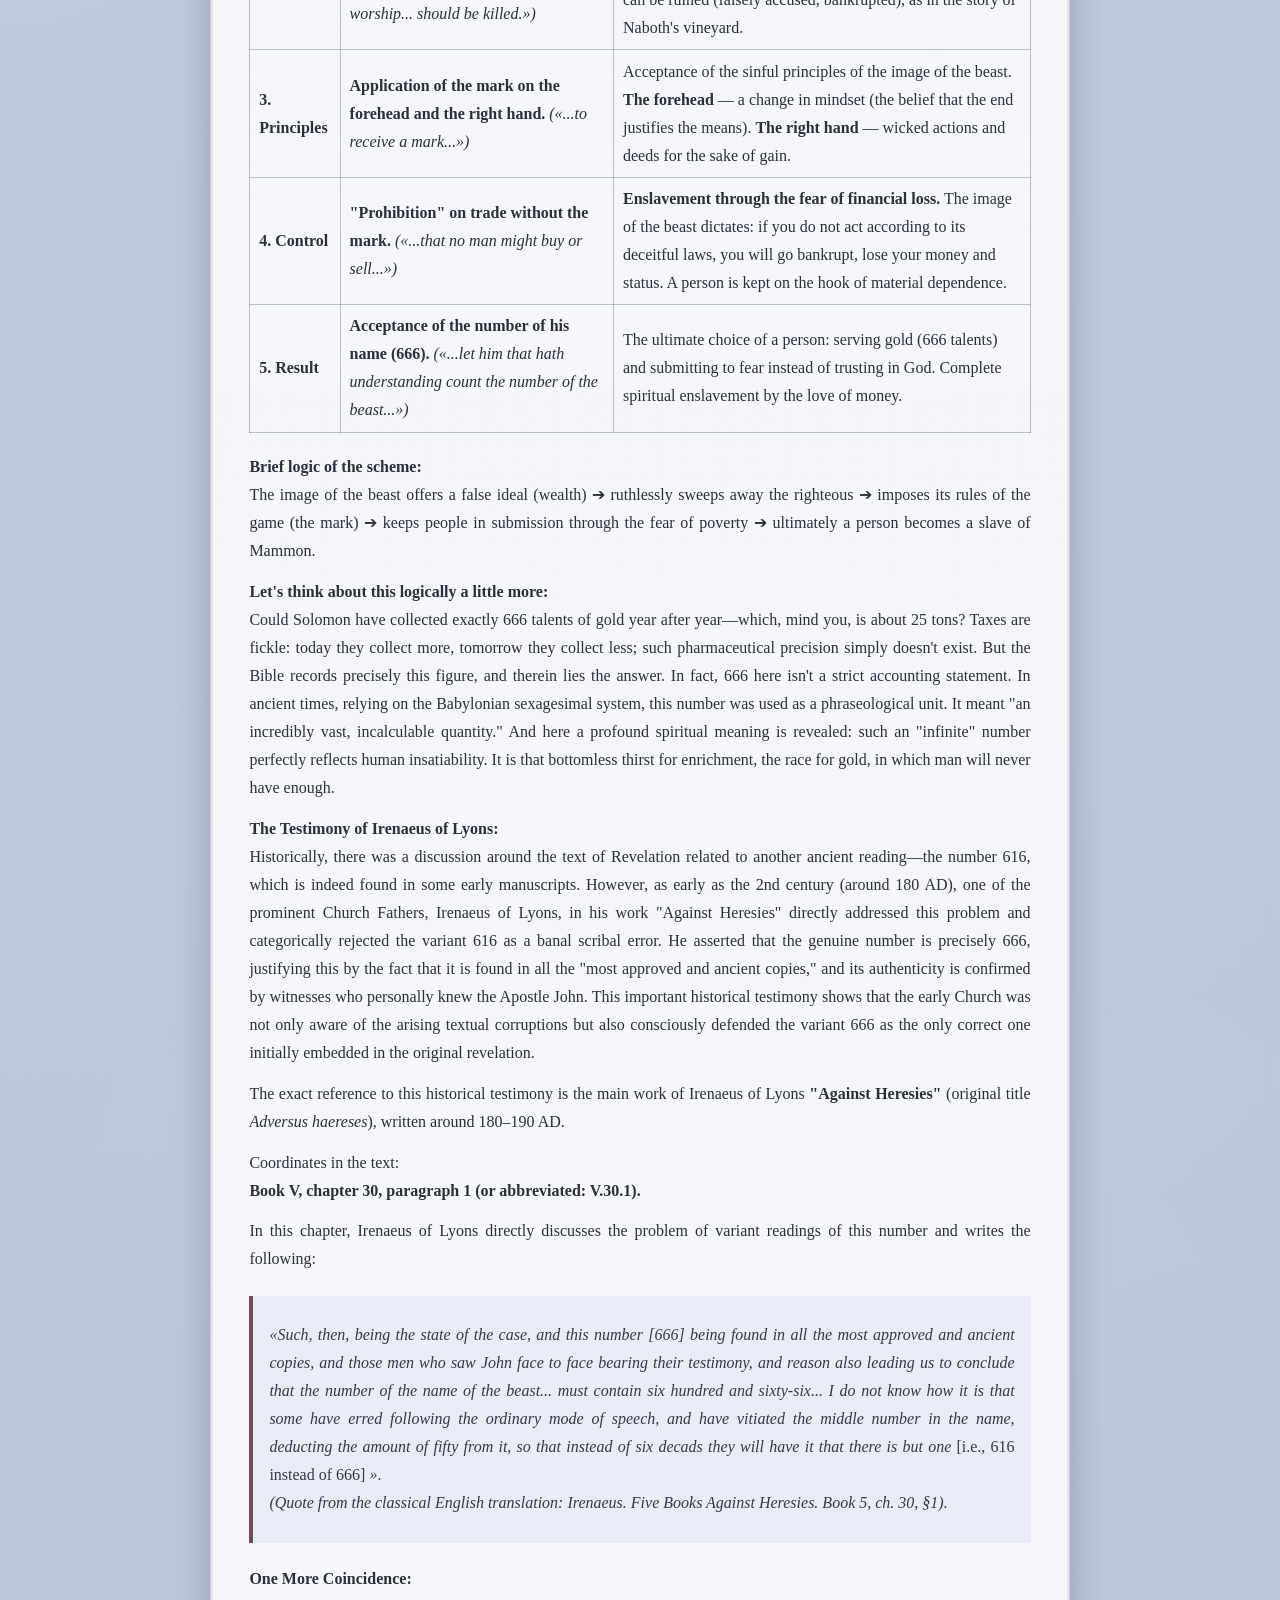
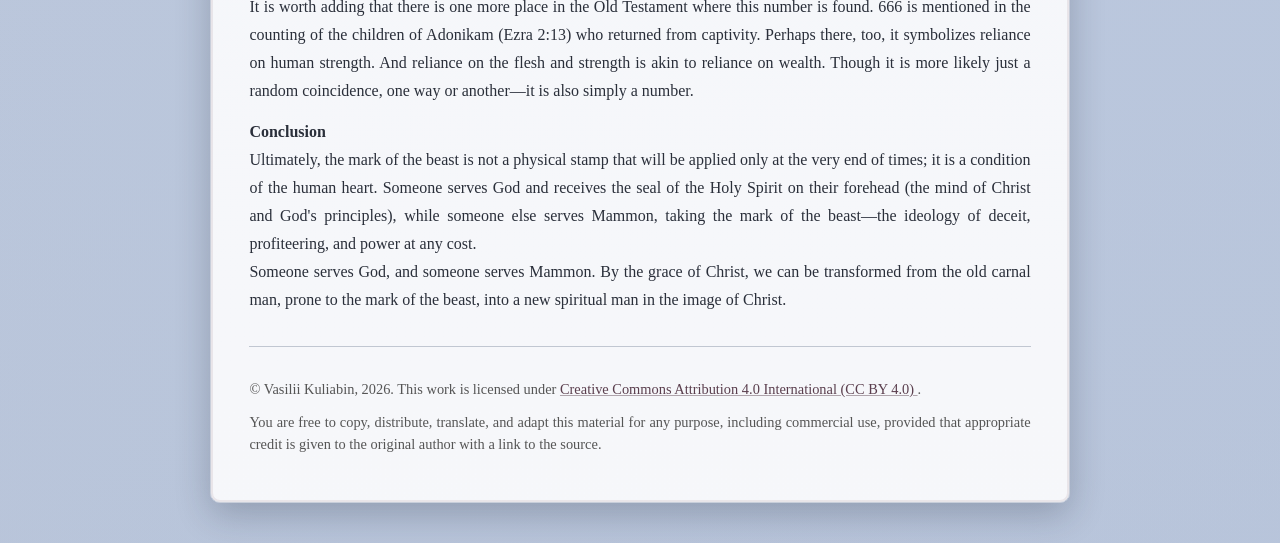
<file: revelation13_en.html>
<!doctype html>
<html lang="ru">
<head>
  <meta charset="utf-8">
  <meta name="viewport" content="width=device-width, initial-scale=1">
  <title>The Number 666: The Mark of the Beast, the Gold of Solomon, and the Worship of Mammon</title>
  <link rel="stylesheet" href="ancient-study.css">
</head>
<body>
  <main class="page"><h1 id="the-number-666-the-mark-of-the-beast-the-gold-of-solomon-and-the-worship-of-mammon">The Number 666: The Mark of the Beast, the Gold of Solomon, and the Worship of Mammon</h1>
<p><strong>1 Kings, Chapter 10</strong></p>
<blockquote>
<p>14 Now the weight of gold that came to Solomon in one year was six hundred threescore and six talents of gold.</p>
</blockquote>
<h3 id="foreword">Foreword</h3>
<p>According to the classical principles of Scripture interpretation and the science of biblical hermeneutics, to understand the meaning of a text, answers must first be sought within the Bible itself. This principle states: Scripture interprets Scripture. Therefore, to grasp the meaning of the number 666, we should find where else in the Bible this exact number appears and look at the significance it carries in that text.</p>
<p>Following this rule, we turn to the Old Testament, and our very first finding mentioning the number 666 is directly connected to the story of King Solomon. It is precisely this biblical context that will serve as the key to understanding.</p>
<p>But before proceeding to the analysis, one important clarification must be made. The 13th chapter of the Book of Revelation mentions two beasts. In our interpretation, we will focus exclusively on the second beast of this chapter, with whose actions this number is associated.</p>
<h3 id="who-is-the-beast">Who is the beast?</h3>
<p><strong>Revelation, Chapter 13, verses 15-18</strong></p>
<blockquote>
<p>And he had power to give life unto the image of the beast, that the image of the beast should both speak, and cause that as many as would not worship the image of the beast should be killed. And he causeth all, both small and great, rich and poor, free and bond, to receive a mark in their right hand, or in their foreheads: And that no man might buy or sell, save he that had the mark, or the name of the beast, or the number of his name. Here is wisdom. Let him that hath understanding count the number of the beast: for it is the number of a man; and his number is Six hundred threescore and six.</p>
</blockquote>
<p>I will share my understanding regarding the text in Revelation 13, to which I have come: it is about worship... Solomon here serves as an example of ultimate wealth and luxury, which was before the eyes of Israel. One could say that 666 relates to the earthly wealth that Solomon gathered. Just as Jesus later repeatedly raised the issue of storing up treasures in heaven.</p>
<p>I would like to clarify the very concept of the "beast" in this context. In biblical prophecies (for example, in Daniel), beasts represent kings or empires—this is stated plainly there—who bring war. In a broader sense, beasts are those forces that destroy nations and incite destructive actions.<br>
In this chapter, there is no direct indication that the beast is specifically a ruler or a man; rather, the beast in Revelation 13 is that which ruins people, a sinful aspiration, that which drives one to sin. This imagery traces back to the ancient serpent of Genesis 3, where it is said that the serpent was more subtil than any beast of the field. The beast and fallen man share the same sinful nature, which is why it is aptly called "the number of a man."</p>
<p>Special attention should be paid to the phrase "for it is the number of a man." Why human, if we are talking about a beast? The fact is that animals are alien to the thirst for enrichment; they do not hoard gold or build financial empires. The beast in Revelation symbolizes the predatory, cruel nature of sin, ready to "kill" for profit. But the object of worship itself (gold, status, economic supremacy) is the work of human hands. Just as the 666 talents were the pinnacle of King Solomon's human wealth, the "number of a man" points to the limit of the carnal, earthly aspirations of a fallen man who has forgotten God.</p>
<p>The beast is the one who teaches sin... and worship... worship of wealth, gold, and Mammon—Jesus spoke of this: <em>"Consider the lilies how they grow: they toil not, they spin not; and yet I say unto you, that Solomon in all his glory was not arrayed like one of these."</em></p>
<h3 id="the-image-of-the-beast-and-the-mark">The Image of the Beast and the Mark (χάραγμα)</h3>
<p>After all, it is not about worshiping the "beast" itself, but the "image of the beast"—everyone molds their own image... of wealth and "success," which they strive for and worship, while being at enmity with others...</p>
<p><em>"to receive a mark... that no man might buy or sell..."</em> (<em>ἵνα μή</em> — so that no man) — the beast teaches principles (<em>χάραγμα</em> — sounds similar to the word "character," although I do not base the interpretation on this assonance, it seems obvious that the mark of the beast on the forehead and hand represents sinful principles, whereas the seal of God represents God's principles). A mark on the forehead and on the right hand signifies thoughts and actions: a certain image that influences a person's mind, which subsequently affects their deeds.</p>
<p>And the beast teaches that without these principles, you will not have money (the means of buying and selling)—this is the goal and the result of the mark's operation itself (see the linguistic note below). In other words, the one who receives the mark receives the result of the mark—a way of thinking and acting, essentially, a belief and conviction that without deceit he will not be able to buy and sell and will not be rich... in other words, only the one who worships the same image of the beast is a friend... remember the song from the cartoon—"we smashed the cursed competitors to smithereens"—I believe that is how it went... this is exactly about that: <em>"that the image of the beast should both speak, and cause that as many as would not worship the image of the beast should be killed."</em></p>
<h3 id="jezebel-and-naboths-vineyard-how-the-beast-operates">Jezebel and Naboth's Vineyard: How the Beast Operates</h3>
<p>Here are some deceitful actions that lead to the death of a competitor or a righteous man by the hands of others. A perfect contextual example from the Old Testament is the story of King Ahab, Jezebel (who, by the way, is also mentioned in Revelation as a symbol of wickedness), and Naboth's vineyard. When Ahab wanted to acquire this vineyard, Jezebel instigated worthless men to bear false witness. Naboth was falsely accused, executed, and his property was seized. This is the closest example of how the image of the beast "speaks and acts," killing those who stand in the way of enrichment.</p>
<p>One could say that this mark enslaves, and this is its purpose (see the note below), just as sin enslaves, and here, as already mentioned, we are talking about the love of money, gold, that without which one cannot buy and sell. As it is written, the love of money is the root of all evil.</p>
<h3 id="counting-the-cost-here-is-wisdom">Counting the Cost: "Here is wisdom"</h3>
<p>The words "Here is wisdom," with which the 18th verse begins, meant a call for special attention in biblical times: "And now, pay attention!".</p>
<p>The verb "count" (<em>ψηφισάτω</em>) is used twice in the NT and refers to calculating money: <em>"For which of you, intending to build a tower, sitteth not down first, and counteth (ψηφίζει) the cost"</em>.</p>
<p>In other words, "count the name—it is a number, 666 talents of gold," the beast is a metaphor for the lust for gold in this text... gold is sometimes called a "bloody metal"... <em>"Ye cannot serve God and mammon."</em></p>
<p><strong>An Idol on Earth — Asphalt in Heaven</strong><br>
The Book of Revelation brilliantly brings the theme of wealth full circle. On the one hand, we see the number 666—a symbol of supreme earthly enrichment (Solomon's gold), for the sake of which the image of the beast enslaves and destroys people. On the other hand, at the end of the book, the Heavenly Jerusalem is shown, whose streets are paved with pure gold. The beast teaches to worship money and kill for it, whereas in God's Kingdom, gold is simply a material for the pavement upon which the saints walk. What compels people here to take the "mark of the beast" is placed under the feet of the righteous there.</p>
<hr>
<h3 id="linguistic-note-from-the-nestle-aland-critical-edition-of-the-new-testament">Linguistic Note from the Nestle-Aland Critical Edition of the New Testament:</h3>
<p>It is worth paying attention to the grammatical structure of the text:</p>
<blockquote>
<p><em>«...ἵνα δῶσιν αὐτοῖς χάραγμα ἐπὶ τῆς χειρὸς αὐτῶν τῆς δεξιᾶς ἢ ἐπὶ τὸ μέτωπον αὐτῶν... [καὶ] ἵνα μή τις δύνηται ἀγοράσαι ἢ πωλῆσαι εἰ μὴ ὁ ἔχων τὸ χάραγμα τὸ ὄνομα τοῦ θηρίου ἢ τὸν ἀριθμὸν τοῦ ὀνόματος αὐτοῦ.»</em></p>
<p><em>«...and he causeth all, both small and great, rich and poor, free and bond, to receive a mark in their right hand, or in their foreheads: [and] that no man might buy or sell, save he that had the mark, or the name of the beast, or the number of his name.»</em></p>
</blockquote>
<p>The conjunction "and" (<em>καὶ</em>) before <em>ἵνα μή</em> is omitted in the following major historical documents:<br>
*   ℵ * (Aleph with an asterisk) — the famous Codex Sinaiticus (4th century). The asterisk means that the word was omitted by the original scribe.<br>
*   C — Codex Ephraemi Rescriptus (5th century).<br>
*   1611 — a Greek minuscule manuscript with this number.<br>
*   al (from Lat. alii) — and in some other less significant Greek manuscripts.<br>
*   vg mss — in some manuscripts of the Latin translation (Vulgate).<br>
*   sy, co — in ancient Syriac and Coptic translations.<br>
*   Ir lat, Prim — this is how the text was quoted by the Church Fathers: Irenaeus of Lyons and Primasius of Carthage.</p>
<p>The compilers marked this word (<em>καὶ</em>) as possibly absent from the original text.</p>
<p>In favor of its absence is the fact that ἵνα μή is not used with καὶ in other places.</p>
<p><strong>John.6.12:</strong> ὡς δὲ ἐνεπλήσθησαν λέγει τοῖς μαθηταῖς αὐτοῦ· Συναγάγετε τὰ περισσεύσαντα κλάσματα, <strong>ἵνα μή</strong> τι ἀπόληται.<br>
When they were filled, he said unto his disciples, Gather up the fragments that remain, <strong>that nothing be</strong> lost.</p>
<p><strong>1Cor.1.14:</strong> εὐχαριστῶ ὅτι οὐδένα ὑμῶν ἐβάπτισα εἰ μὴ Κρίσπον καὶ Γάϊον,<br>
I thank God that I baptized none of you, but Crispus and Gaius;<br>
<strong>1Cor.1.15:</strong> <strong>ἵνα μή</strong> τις εἴπῃ ὅτι εἰς τὸ ἐμὸν ὄνομα ἐβαπτίσθητε·<br>
<strong>Lest any</strong> should say that I had baptized in mine own name.</p>
<p><strong>1Cor.9.12:</strong> Ἀλλ’ οὐκ ἐχρησάμεθα τῇ ἐξουσίᾳ ταύτῃ, ἀλλὰ πάντα στέγομεν <strong>ἵνα μή</strong> τινα ἐγκοπὴν δῶμεν τῷ εὐαγγελίῳ τοῦ Χριστοῦ.<br>
Nevertheless we have not used this power; but suffer all things, <strong>lest we</strong> should hinder the gospel of Christ.</p>
<p><strong>Eph.2.9:</strong> οὐκ ἐξ ἔργων, <strong>ἵνα μή</strong> τις καυχήσηται.<br>
Not of works, <strong>lest any man</strong> should boast.</p>
<p>As can be seen in all examples, ἵνα μή (so that not / lest) stands between an action and the purpose of that action, indicating the goal.</p>
<p>The absence of the conjunction "and" grammatically links these two parts into a single cause and effect. That is, this is not some separate, second action of the beast in the form of a "ban on trade," but the <strong>direct goal and result</strong> of receiving the mark is the inability to avoid displaying the beast's "character" <em>χάραγμα</em> in trade relations. That is, simply put, a way of thinking is adopted, something like "if you don't cheat, you won't survive." The mark is placed <em>precisely</em> so that a person falls into captivity to sinful principles.</p>
<hr>
<p>Here is a visual table that arranges these actions in a logical sequence.</p>
<p>In the first column, the steps and actions from the biblical text (Revelation 13) are described, and in the second column—their spiritual and practical meaning, based on our interpretation concerning the worship of Mammon and the love of wealth.</p>
<h3 id="schematic-table-the-mechanism-of-the-beasts-system">Schematic Table: The Mechanism of the Beast's Image</h3>
<table>
<thead>
<tr>
<th style="text-align: left;">Stage</th>
<th style="text-align: left;">Biblical Image (Action from the text)</th>
<th style="text-align: left;">Spiritual Meaning (Interpretation: worship of Mammon)</th>
</tr>
</thead>
<tbody>
<tr>
<td style="text-align: left;"><strong>1. Ideal</strong></td>
<td style="text-align: left;"><strong>Creation of the image of the beast and the demand for worship.</strong> <em>(«...that the image of the beast should both speak, and cause...»)</em></td>
<td style="text-align: left;">Formation in society of a cult of earthly wealth, luxury, and "success" (symbol — Solomon's gold). The demand to serve Mammon as the main goal of life.</td>
</tr>
<tr>
<td style="text-align: left;"><strong>2. Enmity</strong></td>
<td style="text-align: left;"><strong>Destruction of the insubordinate.</strong> <em>(«...that as many as would not worship... should be killed.»)</em></td>
<td style="text-align: left;">Elimination of those who stand in the way of enrichment. Ruthless competition, where for the sake of profit a person can be ruined (falsely accused, bankrupted), as in the story of Naboth's vineyard.</td>
</tr>
<tr>
<td style="text-align: left;"><strong>3. Principles</strong></td>
<td style="text-align: left;"><strong>Application of the mark on the forehead and the right hand.</strong> <em>(«...to receive a mark...»)</em></td>
<td style="text-align: left;">Acceptance of the sinful principles of the image of the beast. <strong>The forehead</strong> — a change in mindset (the belief that the end justifies the means). <strong>The right hand</strong> — wicked actions and deeds for the sake of gain.</td>
</tr>
<tr>
<td style="text-align: left;"><strong>4. Control</strong></td>
<td style="text-align: left;"><strong>"Prohibition" on trade without the mark.</strong> <em>(«...that no man might buy or sell...»)</em></td>
<td style="text-align: left;"><strong>Enslavement through the fear of financial loss.</strong> The image of the beast dictates: if you do not act according to its deceitful laws, you will go bankrupt, lose your money and status. A person is kept on the hook of material dependence.</td>
</tr>
<tr>
<td style="text-align: left;"><strong>5. Result</strong></td>
<td style="text-align: left;"><strong>Acceptance of the number of his name (666).</strong> <em>(«...let him that hath understanding count the number of the beast...»)</em></td>
<td style="text-align: left;">The ultimate choice of a person: serving gold (666 talents) and submitting to fear instead of trusting in God. Complete spiritual enslavement by the love of money.</td>
</tr>
</tbody>
</table>
<p><strong>Brief logic of the scheme:</strong><br>
The image of the beast offers a false ideal (wealth) ➔ ruthlessly sweeps away the righteous ➔ imposes its rules of the game (the mark) ➔ keeps people in submission through the fear of poverty ➔ ultimately a person becomes a slave of Mammon.</p>
<p><strong>Let's think about this logically a little more:</strong><br>
Could Solomon have collected exactly 666 talents of gold year after year—which, mind you, is about 25 tons? Taxes are fickle: today they collect more, tomorrow they collect less; such pharmaceutical precision simply doesn't exist. But the Bible records precisely this figure, and therein lies the answer. In fact, 666 here isn't a strict accounting statement. In ancient times, relying on the Babylonian sexagesimal system, this number was used as a phraseological unit. It meant "an incredibly vast, incalculable quantity." And here a profound spiritual meaning is revealed: such an "infinite" number perfectly reflects human insatiability. It is that bottomless thirst for enrichment, the race for gold, in which man will never have enough.</p>
<p><strong>The Testimony of Irenaeus of Lyons:</strong><br>
Historically, there was a discussion around the text of Revelation related to another ancient reading—the number 616, which is indeed found in some early manuscripts. However, as early as the 2nd century (around 180 AD), one of the prominent Church Fathers, Irenaeus of Lyons, in his work "Against Heresies" directly addressed this problem and categorically rejected the variant 616 as a banal scribal error. He asserted that the genuine number is precisely 666, justifying this by the fact that it is found in all the "most approved and ancient copies," and its authenticity is confirmed by witnesses who personally knew the Apostle John. This important historical testimony shows that the early Church was not only aware of the arising textual corruptions but also consciously defended the variant 666 as the only correct one initially embedded in the original revelation.</p>
<p>The exact reference to this historical testimony is the main work of Irenaeus of Lyons <strong>"Against Heresies"</strong> (original title <em>Adversus haereses</em>), written around 180–190 AD.</p>
<p>Coordinates in the text:<br>
<strong>Book V, chapter 30, paragraph 1 (or abbreviated: V.30.1).</strong></p>
<p>In this chapter, Irenaeus of Lyons directly discusses the problem of variant readings of this number and writes the following:</p>
<blockquote>
<p><em>«Such, then, being the state of the case, and this number [666] being found in all the most approved and ancient copies, and those men who saw John face to face bearing their testimony, and reason also leading us to conclude that the number of the name of the beast... must contain six hundred and sixty-six... I do not know how it is that some have erred following the ordinary mode of speech, and have vitiated the middle number in the name, deducting the amount of fifty from it, so that instead of six decads they will have it that there is but one</em> [i.e., 616 instead of 666] <em>»</em>.<br>
<em>(Quote from the classical English translation: Irenaeus. Five Books Against Heresies. Book 5, ch. 30, §1).</em></p>
</blockquote>
<p><strong>One More Coincidence:</strong><br>
It is worth adding that there is one more place in the Old Testament where this number is found. 666 is mentioned in the counting of the children of Adonikam (Ezra 2:13) who returned from captivity. Perhaps there, too, it symbolizes reliance on human strength. And reliance on the flesh and strength is akin to reliance on wealth. Though it is more likely just a random coincidence, one way or another—it is also simply a number.</p>
<p><strong>Conclusion</strong><br>
Ultimately, the mark of the beast is not a physical stamp that will be applied only at the very end of times; it is a condition of the human heart. Someone serves God and receives the seal of the Holy Spirit on their forehead (the mind of Christ and God's principles), while someone else serves Mammon, taking the mark of the beast—the ideology of deceit, profiteering, and power at any cost.<br>
Someone serves God, and someone serves Mammon. By the grace of Christ, we can be transformed from the old carnal man, prone to the mark of the beast, into a new spiritual man in the image of Christ.</p>

<hr>

<footer style="font-size: 0.9em; color: #555; margin-top: 2em; line-height: 1.5;">
  <p>
    © Vasilii Kuliabin, 2026. This work is licensed under
    <a href="https://creativecommons.org/licenses/by/4.0/" target="_blank" rel="license noopener">
      Creative Commons Attribution 4.0 International (CC BY 4.0)
    </a>.
  </p>
  <p>
    You are free to copy, distribute, translate, and adapt this material for
    any purpose, including commercial use, provided that appropriate credit
    is given to the original author with a link to the source.
  </p>
</footer>
</main>
</body>
</html>
</file>
<file: ancient-study.css>
:root {
  --paper: #f7f8fb;
  --ink: #2a2f3a;
  --accent: #6f4c5b;
  --accent-soft: #b49aa7;
  --border: #c8ceda;
  --shadow: rgba(19, 28, 45, 0.24);
}

* {
  box-sizing: border-box;
}

body {
  margin: 0;
  color: var(--ink);
  background:
    radial-gradient(circle at 15% 10%, rgba(216, 228, 246, 0.65), transparent 36%),
    radial-gradient(circle at 80% 88%, rgba(190, 205, 231, 0.38), transparent 34%),
    linear-gradient(160deg, #d7deea, #c5cede 46%, #b6c2d7);
  font-family: "Palatino Linotype", "Book Antiqua", Palatino, serif;
  line-height: 1.75;
  min-height: 100vh;
}

.page {
  width: min(860px, calc(100% - 2rem));
  margin: 2.5rem auto;
  padding: 2.2rem 2.4rem;
  background:
    linear-gradient(0deg, rgba(247, 248, 251, 0.985), rgba(241, 244, 250, 0.975));
  border: 1px solid var(--border);
  border-radius: 10px;
  box-shadow:
    0 12px 35px var(--shadow),
    inset 0 0 0 2px rgba(180, 154, 167, 0.2);
  position: relative;
}

h1,
h2,
h3 {
  color: #2f3444;
  line-height: 1.3;
  margin-top: 1.6em;
  margin-bottom: 0.6em;
  letter-spacing: 0.02em;
}

h1 {
  font-size: clamp(1.8rem, 4vw, 2.6rem);
  text-align: center;
  margin-top: 0.2rem;
  border-bottom: 1px solid rgba(111, 76, 91, 0.35);
  padding-bottom: 0.5rem;
}

h2 {
  font-size: clamp(1.35rem, 3vw, 1.85rem);
  border-left: 4px solid rgba(111, 76, 91, 0.55);
  padding-left: 0.6rem;
}

p {
  margin: 0.8em 0;
  text-align: justify;
}

blockquote {
  margin: 1.4rem 0;
  padding: 0.8rem 1rem;
  border-left: 4px solid var(--accent);
  background: rgba(224, 230, 242, 0.6);
  color: #34394a;
}

a {
  color: #5a3e4d;
  text-decoration-color: rgba(90, 62, 77, 0.45);
}

a:hover {
  text-decoration-color: rgba(90, 62, 77, 1);
}

code {
  font-family: "Courier New", Courier, monospace;
  background: rgba(104, 92, 127, 0.12);
  padding: 0.1rem 0.35rem;
  border-radius: 4px;
}

pre {
  background: rgba(216, 224, 239, 0.65);
  border: 1px solid rgba(111, 76, 91, 0.35);
  border-radius: 7px;
  padding: 1rem;
  overflow: auto;
}

hr {
  border: none;
  border-top: 1px solid rgba(71, 86, 113, 0.3);
  margin: 2rem 0;
}

table {
  width: 100%;
  border-collapse: collapse;
  margin: 1.3rem 0;
}

th,
td {
  border: 1px solid rgba(71, 86, 113, 0.35);
  padding: 0.45rem 0.55rem;
}

th {
  background: rgba(188, 198, 220, 0.42);
}

@media (max-width: 700px) {
  .page {
    width: calc(100% - 1rem);
    margin: 0.7rem auto;
    padding: 1.3rem 1rem;
  }

  h1 {
    margin-top: 0;
  }
}
</file>
